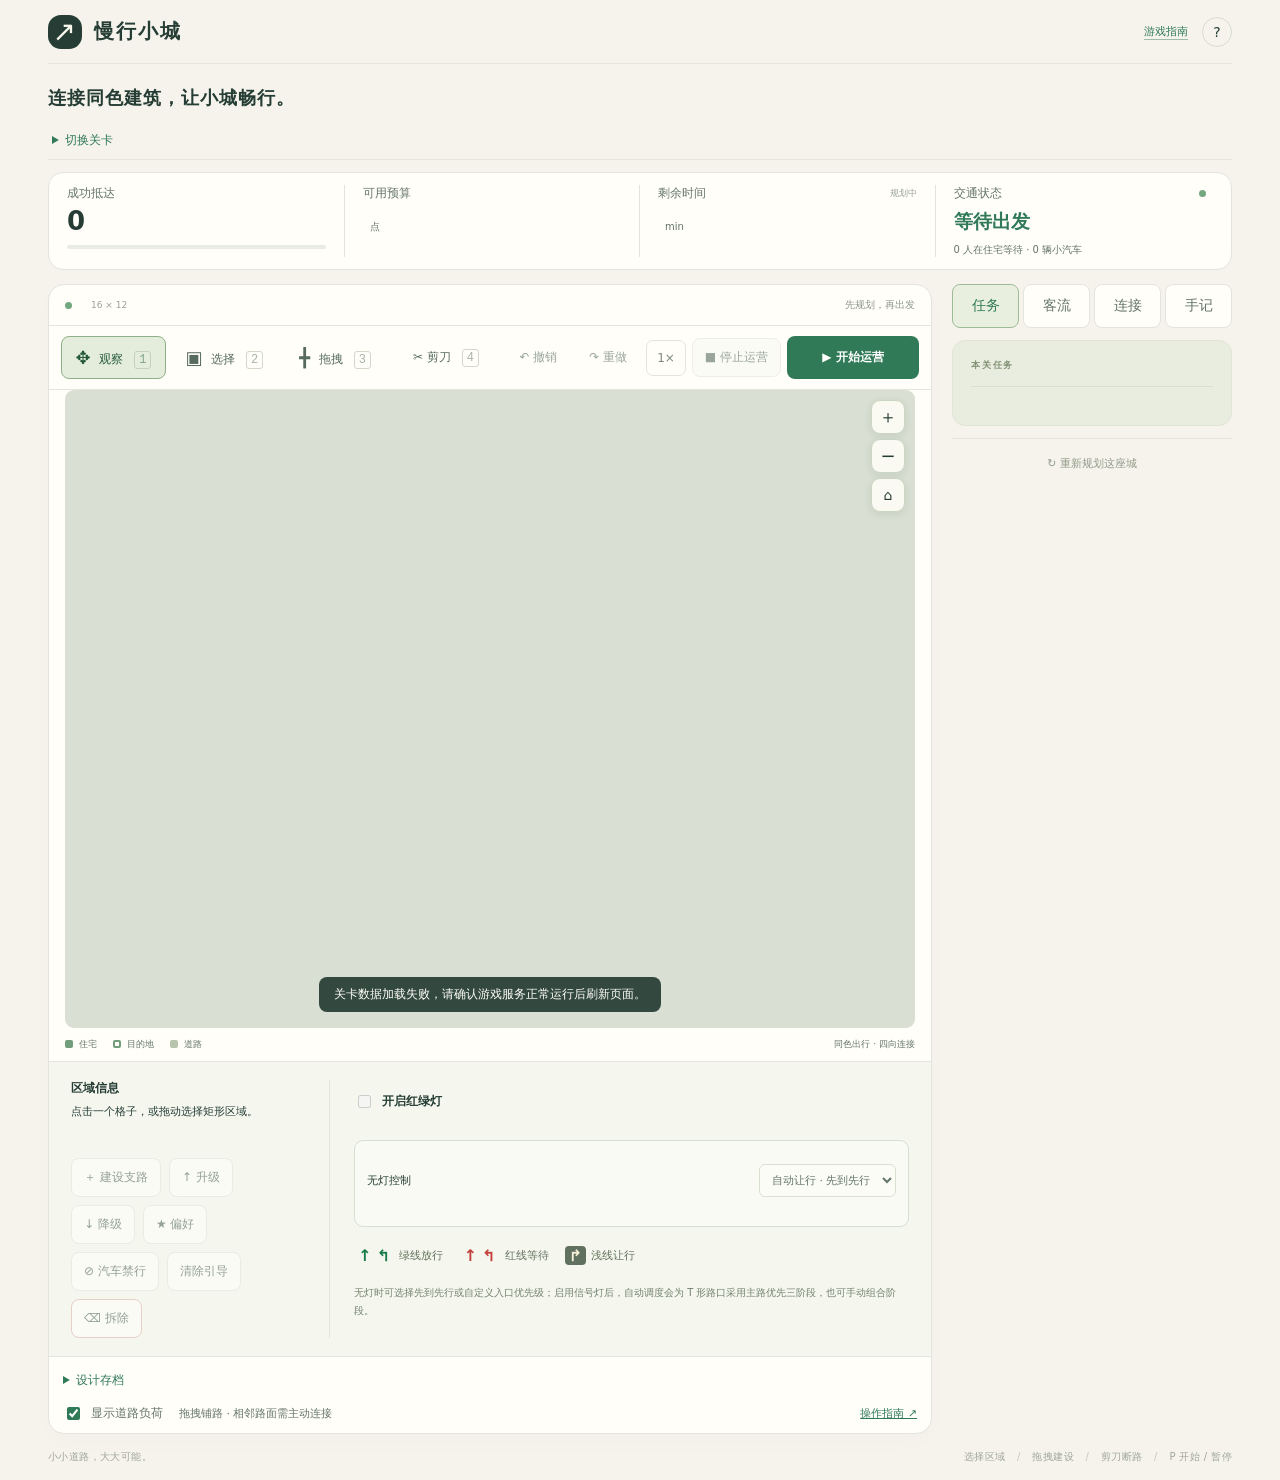
<file: index.html>
<!doctype html>
<html lang="zh-CN">
<head>
  <meta charset="UTF-8">
  <meta name="viewport" content="width=device-width, initial-scale=1">
  <meta name="theme-color" content="#f5f3ec">
  <title>慢行小城 · Make Way · 交通规划小游戏</title>
  <link rel="stylesheet" href="style.css">
</head>
<body class="game-page">
  <div class="app">
    <header class="header">
      <a class="brand" href="./" aria-label="慢行小城首页"><span class="brand-icon">↗</span><span>慢行小城</span></a>
      <div class="header-actions"><a class="manual-link" href="manual.html">游戏指南</a><button id="help" class="icon-button" aria-label="玩法说明">?</button></div>
    </header>
    <main>
      <section class="intro"><div><div class="eyebrow" id="level-eyebrow"></div><h1>连接同色建筑，让小城畅行。</h1></div><div class="chapter"><span id="chapter-number"></span><small id="chapter-name"></small></div></section>
      <details class="level-selector" id="level-picker"><summary class="level-selector-heading"><span>切换关卡</span><small id="level-summary"></small></summary><nav aria-label="选择章节和关卡"><div id="chapter-list" class="chapter-tabs" role="group" aria-label="切换章节"></div><div id="level-list" class="level-list" role="group" aria-label="切换当前章节的关卡"></div></nav></details>
      <section id="campaign-progress" class="campaign-progress" aria-label="五日运营进度" hidden><div><strong id="campaign-day-title">第 1 天</strong><span id="campaign-income">累计收入 0 点</span></div><div id="campaign-days" class="campaign-days"></div><small>点击已到达的日期，可覆盖后续记录并回到该日运营前重新开始。</small></section>
      <section class="stats" aria-label="城市状态">
        <div class="stat"><span class="stat-label">成功抵达 <small id="target-label"></small></span><div><strong id="delivered">0</strong><span class="unit" id="target-unit"></span></div><div class="progress"><i id="progress"></i></div></div>
        <div class="stat"><span class="stat-label">可用预算</span><div><strong id="budget"></strong><span class="unit">点</span></div></div>
        <div class="stat"><span class="stat-label">剩余时间 <small id="phase-label">规划中</small></span><div><strong id="timer"></strong><span class="unit">min</span></div></div>
        <div class="stat"><span class="stat-label">交通状态 <span id="traffic-dot" class="status-dot"></span></span><div><strong id="traffic" class="traffic-value">等待出发</strong></div><span id="waiting" class="stat-note">0 人在住宅等待 · 0 辆小汽车</span></div>
      </section>
      <div class="workspace">
        <section class="board-panel" aria-label="道路规划地图">
          <div class="board-heading"><div><span class="live-dot"></span><strong id="map-name"></strong><span class="map-size">16 × 12</span></div><span id="board-status">先规划，再出发</span></div>
          <div class="toolbar"><div class="tools" role="group" aria-label="操作模式"><button id="view-tool" class="tool active" aria-pressed="true"><span>✥</span> 观察 <kbd>1</kbd></button><button id="select-tool" class="tool" aria-pressed="false"><span>▣</span> 选择 <kbd>2</kbd></button><button id="road-tool" class="tool" aria-pressed="false"><span>╋</span> 拖拽 <kbd>3</kbd></button><button id="cut-tool" class="tool" aria-pressed="false">✂ 剪刀 <kbd>4</kbd></button><button id="bus-tool" class="tool" aria-pressed="false" hidden><span>▰</span> 公交线 <kbd>5</kbd></button></div><div class="simulation"><button id="undo-design" class="tool" disabled title="撤销（Ctrl/Command + Z）">↶ 撤销</button><button id="redo-design" class="tool" disabled title="重做（Ctrl/Command + Shift + Z）">↷ 重做</button><button id="speed" class="speed" aria-label="切换运营倍速，当前 1 倍" title="当前 1×；点击切换为 2×">1×</button><button id="stop" class="tool" disabled>■ 停止运营</button><button id="start" class="primary">▶ 开始运营</button></div></div>
          <div class="canvas-wrap"><canvas id="map" class="view-mode" tabindex="0" aria-describedby="map-accessible-status" aria-label="城市网格地图。默认观察模式可拖动地图，按住 Ctrl 滚动或双指捏合缩放；选择模式可点选单格或拖选矩形；其他模式用于规划道路。键盘 1 至 5 切换模式。"></canvas><div class="zoom-controls" aria-label="地图缩放"><button id="zoom-in" title="放大地图">＋</button><button id="zoom-out" title="缩小地图">−</button><button id="zoom-reset" title="适应窗口">⌂</button></div><div id="touch-coordinate" class="touch-coordinate" hidden></div><div id="toast" role="status" class="toast"></div></div>
          <div class="map-footer"><div class="legend"><span><i class="legend-home"></i>住宅</span><span><i class="legend-dest"></i>目的地</span><span><i class="legend-road"></i>道路</span><span id="legend-site" hidden><i class="legend-site"></i>建设中</span><span id="legend-bus" hidden><i class="legend-bus"></i>公交</span></div><span>同色出行 · 四向连接</span></div>
          <section id="road-inspector" class="road-inspector"><div class="inspector-summary"><div class="drawer-heading"><h3 id="selection-title">区域信息</h3><button id="close-inspector" class="tool drawer-close" type="button">收起</button></div><p id="road-detail">点击一个格子，或拖动选择矩形区域。</p><p id="road-load"></p><p id="signal-phase"></p><div class="road-actions"><button id="build-road" class="tool" disabled>＋ 建设支路</button><button id="upgrade-road" class="tool" disabled>↑ 升级</button><button id="downgrade-road" class="tool" disabled>↓ 降级</button><button id="prefer-road" class="tool" disabled>★ 偏好</button><button id="avoid-road" class="tool" disabled>⊘ 汽车禁行</button><button id="clear-road-policy" class="tool" disabled>清除引导</button><button id="remove-road" class="tool danger-button" disabled>⌫ 拆除</button></div><div id="bus-line-inspector" class="bus-line-inspector" hidden></div></div><div id="signal-controls" class="signal-controls"><label class="signal-master"><input id="signal-enabled" type="checkbox" disabled> 开启红绿灯</label><div id="signal-off-options" class="signal-subpanel"><label>无灯控制 <select id="signal-yield-mode" disabled><option value="arrival">自动让行 · 先到先行</option><option value="priority">按入口方向优先</option></select></label><div id="signal-priority-editor" hidden><strong>入口通行顺序</strong><div id="signal-priority-list" class="signal-order-list"></div><small>上方入口优先；同一入口内仍按到达顺序通行。</small></div></div><div id="signal-on-options" class="signal-subpanel" hidden><label><input id="signal-automatic" type="checkbox" disabled checked> 自动设置信号灯</label><label>每阶段绿灯 <select id="signal-cycle" disabled><option value="2">2 秒</option><option value="4">4 秒</option><option value="6">6 秒</option></select></label><div id="signal-custom-editor" hidden><div class="signal-custom-heading"><strong>手动放行动作</strong><button id="suggest-signal-phases" class="tool" type="button">按车流建议</button><button id="add-signal-phase" class="tool" type="button">＋ 阶段</button></div><p id="signal-conflict" class="signal-conflict" role="status"></p><div id="signal-phase-list" class="signal-phase-list"></div><small>可设置 1～8 个阶段；编辑时允许暂存冲突组合并以红色标出，但修正前不能开始运营。右转始终让行，不纳入灯序。</small></div></div><div class="signal-legend" aria-label="路口箭头线图例"><span><i class="go-mark">↑ ↰</i> 绿线放行</span><span><i class="stop-mark">↑ ↰</i> 红线等待</span><span><i class="yield-mark">↱</i> 浅线让行</span></div><small id="signal-control-help">无灯时可选择先到先行或自定义入口优先级；启用信号灯后，自动调度会为 T 形路口采用主路优先三阶段，也可手动组合阶段。</small></div></section>
          <section id="bus-controls" class="bus-controls" hidden><div class="bus-heading"><div class="drawer-heading"><strong>公交线路管理</strong><button id="close-bus-drawer" class="tool drawer-close" type="button">收起</button></div><span id="bus-status">尚未规划公交线路</span></div><label>当前线路 <select id="bus-line-select" aria-label="选择公交线路"></select></label><button id="new-bus-line" class="tool">＋ 新建</button><label>名称 <input id="bus-line-name" maxlength="20" aria-label="公交线路名称"></label><label>颜色 <input id="bus-line-color" type="color" value="#1686a0" aria-label="公交线路颜色"></label><label>投放车辆 <select id="bus-count"><option value="1">1 辆 · 6 点</option><option value="2">2 辆 · 12 点</option><option value="3">3 辆 · 18 点</option></select></label><label>发车间隔 <select id="bus-headway"><option value="2">2 秒</option><option value="4" selected>4 秒</option><option value="6">6 秒</option><option value="8">8 秒</option></select></label><label class="bus-return-label"><input id="bus-return-trip" type="checkbox"> 原路返回</label><label class="bus-return-label"><input id="bus-return-stops" type="checkbox"> 返程停站</label><button id="trim-bus" class="tool">反向擦除</button><button id="redraw-bus" class="tool">清空重画</button><button id="delete-bus" class="tool danger-button">删除线路</button><div id="bus-line-visibility" class="bus-line-visibility" aria-label="公交线路显示设置"></div><small>容量 12 人 · 道路速度的 1.35 倍 · 上下客 8 人/秒；多车按发车间隔依次投入；眼睛按钮可突出或虚化各条线路</small></section>
          <div class="road-settings"><details class="design-menu"><summary>设计存档</summary><div><button id="save-design" class="tool">保存设计</button><button id="load-design" class="tool">读取设计</button><small>仅保存在本浏览器，不含运营成绩。</small></div></details><label id="load-setting"><input type="checkbox" id="show-load" checked> 显示道路负荷</label><span class="map-hint">拖拽铺路 · 相邻路面需主动连接</span><a href="manual.html">操作指南 ↗</a></div>
        </section>
        <aside class="sidebar">
          <nav class="mobile-info-tabs" aria-label="任务与城市信息"><button data-mobile-panel="mission" class="active">任务</button><button data-mobile-panel="demand">客流</button><button data-mobile-panel="connections">连接</button><button data-mobile-panel="notes">手记</button></nav>
          <section class="mission" data-info-panel="mission"><div class="eyebrow">本关任务</div><h2 id="mission-title"></h2><p id="mission-description"></p><div class="mission-tip"><strong id="mission-tip-meta"></strong><p id="mission-tip"></p></div></section>
          <section class="notes" data-info-panel="demand"><h3>规划前 · 客流压力</h3><p>先看住宅产生率，再规划出口和合流。</p><ul id="demand-list"></ul><details class="pressure-help"><summary>如何匹配道路等级？</summary><p>1 人/s → 支路 · 4 人/s → 干道 · 6 人/s → 快速路。仅为独立路段建议；合流与路口需额外规划。汽车每车 1 人，公交可集中运送已产生的居民。总人数包含未产生、排队、在途和已抵达乘客。</p><a href="manual.html">了解客流规则 ↗</a></details></section>
          <section class="connections" data-info-panel="connections"><h3>城市连接 <span id="connection-count"></span></h3><div id="connection-list"></div></section>
          <section class="notes" data-info-panel="notes"><h3>规划师手记</h3><ol><li><span>01</span><p><b>拖动绘制道路</b>从建筑拖到道路才会连接；相邻的路面不会自动连通。</p></li><li><span>02</span><p><b>在桥面铺路</b>遇到河流时，在桥梁格建设道路并连接两岸。</p></li><li><span>03</span><p><b>留意住宅等待数</b>车辆在瓶颈处会排队。补充捷径能提高运输效率。</p></li></ol></section>
          <button id="reset" class="reset">↻ 重新规划这座城</button>
        </aside>
      </div>
      <section id="accessible-map" class="accessible-map" role="grid" aria-label="可访问城市网格"></section><div id="map-accessible-status" class="sr-only" role="status" aria-live="polite"></div>
      <footer class="footer"><span>小小道路，大大可能。</span><span>选择区域 <span class="footer-sep">/</span> 拖拽建设 <span class="footer-sep">/</span> 剪刀断路 <span class="footer-sep">/</span> P 开始 / 暂停</span></footer>
    </main>
  </div>
  <dialog id="help-dialog"><button class="dialog-close" aria-label="关闭说明">×</button><div class="eyebrow">WELCOME, CITY PLANNER</div><h2>你的第一座交通小城</h2><p>用道路把各个住宅连到<b>同色目的地</b>。一条路线可以包含多个住宅与多个目的地（各自标注输出量/输入量）；车辆选择自由流预计耗时最低的可达目的地。每栋住宅按居民产生率逐步产生出行需求，达到本轮总人数后停止新增；小汽车在门口道路有位置时逐辆出发，驶出速度只由门口道路等级决定，每车 1 人并沿自由流预计耗时最低的道路前进；公交车可在站点集中运送已经产生的居民。</p><p><a href="manual.html">打开完整游戏指南</a>，查看操作方法、车辆出行和交通模拟规则。</p><ul><li><b>观察模式（1，默认）</b>：鼠标拖动或手机单指拖动地图，按住 Ctrl 滚动或双指捏合缩放；越过边界松手后会回弹。右上角按钮可缩放或复位。</li><li><b>选择模式（2）</b>：点击选择单格，拖动选择矩形。下方会显示尺寸、道路总价、格子类型和运营车流；单格道路提供升级、降级、拆除和汽车偏好/禁行操作，只有三岔或十字路口提供调灯操作，住宅可查看人口守恒、预计目的地、汽车路径与瓶颈，目的地可查看剩余容量、预约与抵达，空地可建设支路，多格可批量升级、降级或拆除。</li><li><b>拖拽模式（3）</b>：拖拽只建设支路与补充明确连接，经过已有道路时保持等级，不会隐式升降级或拆除；这些操作使用选择区的明确按钮。松手前沿原路线回拖会取消本次规划，松手时才一次性应用。</li><li><b>剪刀模式（4）</b>：沿既有连接拖动，只剪断连接、保留路面且不返还预算。同格交叉形成路口，相邻路面不会自动连接。</li><li>道路只沿拖动经过的上下左右方向相连；河流只能经过桥梁格，但桥面道路和岸边连接都需主动建设。</li><li>支路 / 干道 / 快速路每格花费 1 / 2 / 3 点预算，速度为 2.8 / 4 / 5.2 格每秒，每方向分别有 1 / 2 / 3 条车道，路宽逐级增加，车宽保持一致。每条车道可前后容纳 2 辆车，因此每方向容量为 2 / 4 / 6 辆（双向总容量为 4 / 8 / 12 辆，包含驶入预约），后车不能穿过前车。在选择模式选中道路后，可用分开的按钮按差价升级或降级，也可拆除；桥面道路与普通道路相同。</li><li>满载时车辆在上游排队，不会因拥堵直接判负。路口关闭红绿灯时，可按到达时间自动让行，或自定义北、东、南、西入口优先顺序，均以正常速度的 35% 逐车通过。启用红绿灯后可使用横向直行、横向左转、纵向直行、纵向左转自动循环，也可配置 1～8 个手动阶段、预览当前动作并按预计车流生成建议灯序；冲突组合可暂存并会标红，开始运营前必须按提示位置修正。右转不等灯，但要避让直行、左转及已进入路口的冲突车辆，出口满载时也要等待。互不冲突的车流可以同时通过。</li><li>三岔 / 十字路口默认自动避让。路况与红绿灯只在开放这些功能的关卡可用；开放后点击路口，可选择无灯让行方式、排列入口优先级，或调整红绿灯的自动/手动阶段与绿灯时长。道路负荷显示最忙方向的占用率，路口显示四个冲突分区的预约率；普通道路每车道有前后两个位置。路口格内印有各进口的直行和左转箭头线：绿线放行，红线等待；右转浅色弯线表示让行通行。只显示已有出口，关闭信号后所有箭头线变为浅色。</li><li>规划时住宅右上角显示总人口、目的地右上角显示接收容量；运营时分别实时显示尚未离开的居民和扣除已分配人数后的剩余容量。住宅左下角显示居民产生率，右下角“待”字气泡显示当前排队；住宅详情会提示汽车出口规则，并在地图高亮预计路径与最低速度瓶颈。</li><li><b>公交线模式（5）</b>：在公交教学关沿已有明确连接的道路分段绘制，每次从线路末端续画。普通线路须回到起点才会发车；也可开启原路返回并选择返程是否停站。运营前检查会提示无效线路，但不会阻止其他交通开始运行。线路允许重复道路；每辆公交消耗 6 点预算，容量 12 人，速度为道路小汽车速度的 1.35 倍，上下客每秒 8 人；多车按 2～8 秒间隔依次发车。线路完成后，邻近建筑的线路道路格自动设站；选择线路道路格可分别管理经过该格的各条线路站点，无需建筑道路出口连接。公交面板可管理线路名称、颜色、从末端反向擦除、清空重画、删除、车辆数、发车间隔、双向停站及逐线路突出/虚化；彩线靠右连续绘制，细箭头表示方向，自动返程段显示为同色虚线；公交只接走目的地也有站点且容量充足的居民，车顶人数标识实时显示载客量。</li><li>准备好后点击「开始运营」；系统会先提示不可达住宅、容量不足、无效公交和理论送达上限，这些提示可忽略；手动红绿灯冲突必须按给出的地图位置修正后才能运行。在本关时限内达到运输目标即胜利。运营开始后规划会锁定，暂停时也只能查看路况；如需修改，请点击「停止运营」，道路、信号与公交线路设置会保留，车辆、车上乘客、成绩与计时会清空并返回规划。</li><li>规划阶段可用“撤销 / 重做”按钮恢复最多 60 步道路、剪断、等级、信号灯或公交编辑，也可按 Ctrl/Command + Z 撤销，按 Ctrl/Command + Shift + Z 或 Ctrl/Command + Y 重做；运营期间暂时锁定，停止运营后可继续使用。</li><li>「保存设计」会按关卡将当前道路、等级、汽车引导、信号和公交线路（含站点、班距及双向停站）设置保存在本浏览器中；「读取设计」会替换当前设计并重新进入规划，不保存运营成绩。</li><li>结算时会按居民从产生到抵达的通勤时间统计四档分布；已经产生但尚未抵达的居民按最低档计入满意度，并展示未产生、等待、汽车在途、公交在途与已抵达的人口守恒拆分。普通关卡中满意度仅用于展示。</li><li><b>五日挑战</b>会连续运营五天，每天运行到截止时间，再按 70% 当日总人口送达比例和 30% 满意度发放收入。灰色工地数字表示建筑还需几天落成；每日结算后可花收入改造，进度条可回到任一天运营前并覆盖后续记录。</li><li>键盘：方向键移动光标，空格使用当前模式；1 / 2 / 3 / 4 / 5 切换观察、选择、拖拽、剪刀、公交线。选择模式按空格选择当前格；拖拽或剪刀用空格设起点、方向键延伸、空格结束；P 暂停。倍速按钮会依次切换 1×、2×、4×、0.5×；车辆、需求、信号灯和倒计时都会按所选倍速运行。</li></ul><button class="primary dialog-done">明白了，开始规划</button></dialog>
  <dialog id="reset-dialog"><h2>重新规划这座城？</h2><p>本局道路、公交线路、车辆和成绩会被清空。</p><div class="dialog-actions"><button id="cancel-reset" class="tool">继续这一局</button><button id="confirm-reset" class="primary">重新开始</button></div></dialog>
  <dialog id="level-dialog"><h2 id="level-confirm-title">切换关卡？</h2><p>当前道路、车辆和成绩会被清空，所有关卡都可以自由选择。</p><div class="dialog-actions"><button id="cancel-level" class="tool">留在本关</button><button id="confirm-level" class="primary">进入关卡</button></div></dialog>
  <dialog id="stop-dialog"><h2>停止运营并重新规划？</h2><p>当前道路、道路等级、信号和公交线路会保留；车辆、车上乘客、成绩、排队和计时会被清空。</p><div class="dialog-actions"><button id="cancel-stop" class="tool">继续运营</button><button id="confirm-stop" class="primary">停止并规划</button></div></dialog>
  <dialog id="load-dialog"><h2>读取已保存的设计？</h2><p>当前道路、公交线路和运营进度会被保存的设计替换，并回到规划状态。</p><div class="dialog-actions"><button id="cancel-load" class="tool">取消</button><button id="confirm-load" class="primary">读取设计</button></div></dialog>
  <dialog id="preflight-dialog" aria-labelledby="preflight-title"><div class="eyebrow">OPERATION CHECK</div><h2 id="preflight-title">运营前发现需要确认的问题</h2><p id="preflight-summary"></p><ul id="preflight-list" class="preflight-list"></ul><p id="preflight-note" class="preflight-note">检查只提供规划提示，不会阻止开始。无效公交线路将不发车，其余交通按当前设计运行。</p><div class="dialog-actions"><button id="cancel-preflight" class="tool">返回规划</button><button id="confirm-preflight" class="primary">仍然开始运营</button></div></dialog>
  <dialog id="result-dialog"><div class="result-icon" id="result-icon">↗</div><div class="eyebrow">CITY REPORT</div><h2 id="result-title"></h2><p id="result-description"></p><div class="result-stats" id="result-stats"></div><button id="next-level" class="primary">下一座小城 ↗</button><button id="play-again" class="tool">再规划一次</button><button id="view-city" class="reset">查看我的城市</button></dialog>
  <script src="level-catalog.js"></script><script src="core-geometry.js"></script><script src="core-bus.js"></script><script src="core.js"></script><script src="core-campaign.js"></script><script src="game-results.js"></script><script src="game-effects.js"></script><script src="game-canvas.js"></script><script src="game-bootstrap.js"></script><script src="game.js"></script>
</body>
</html>
</file>
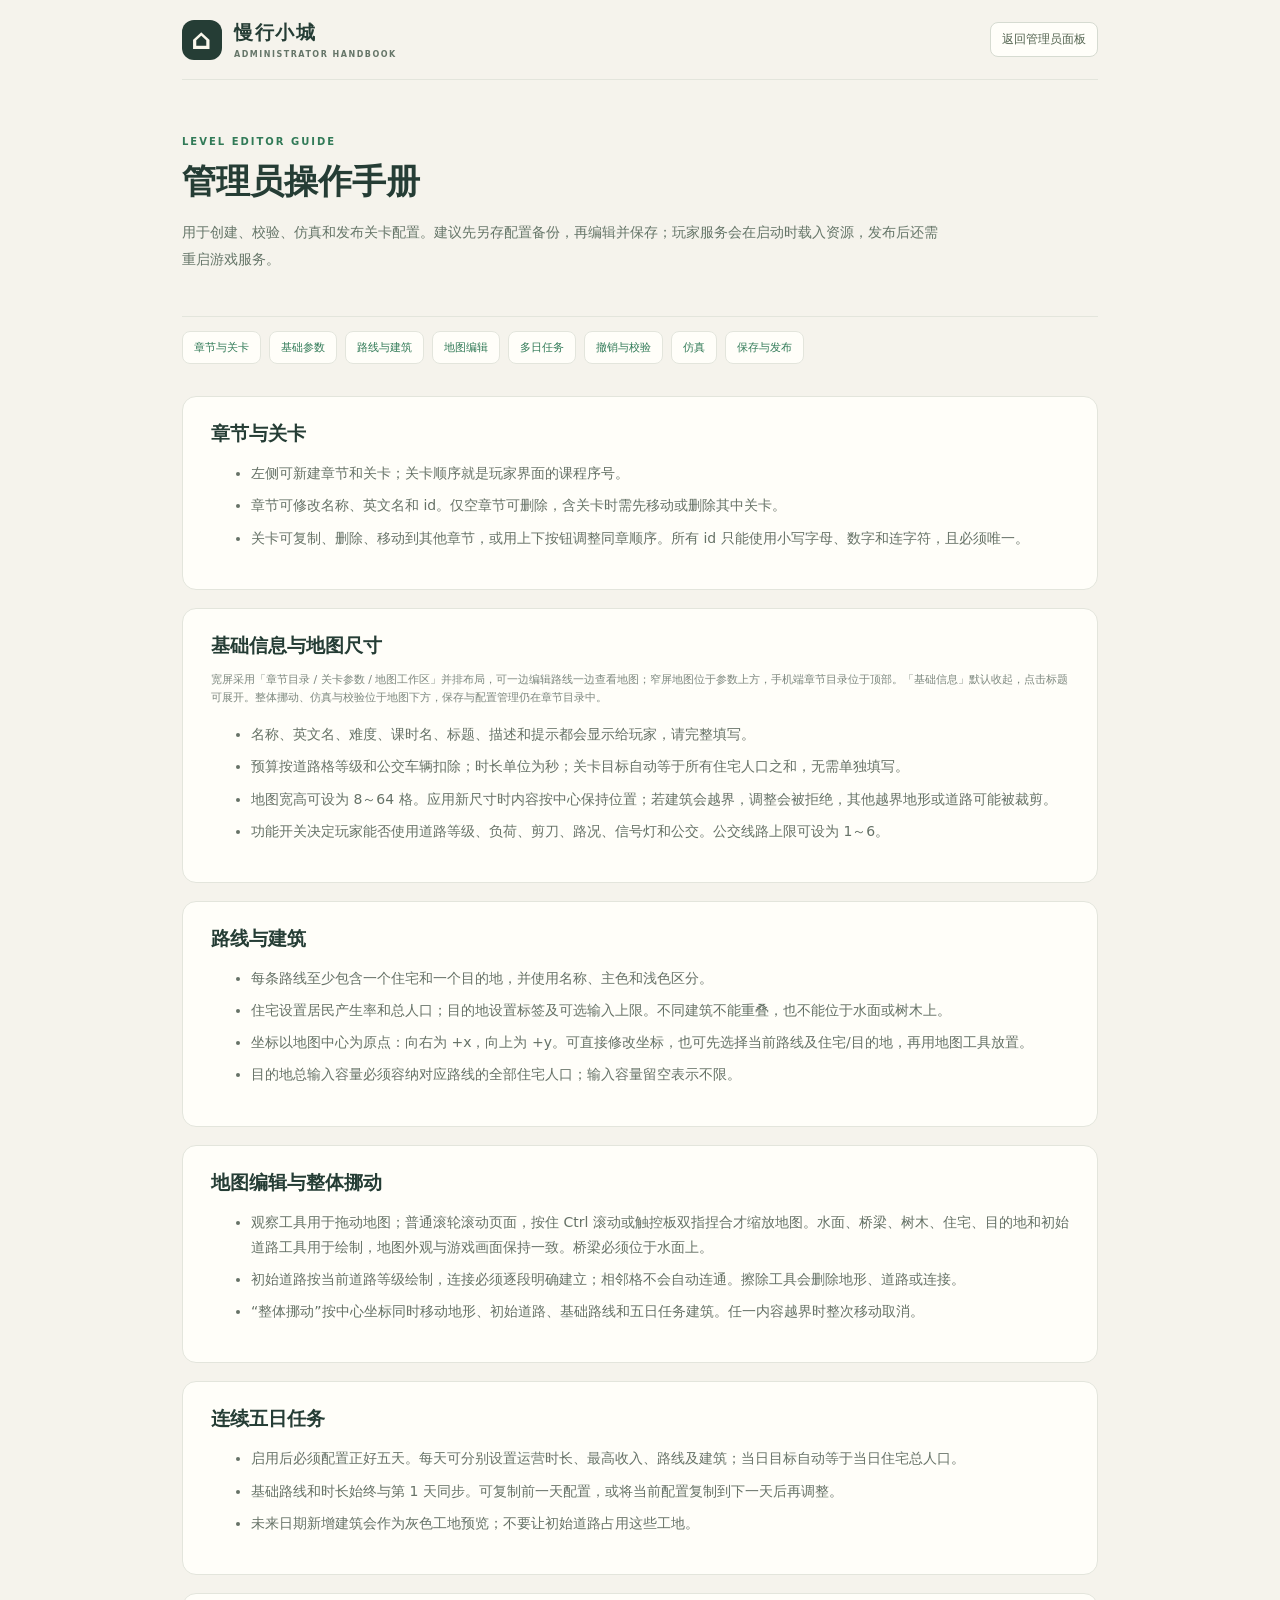
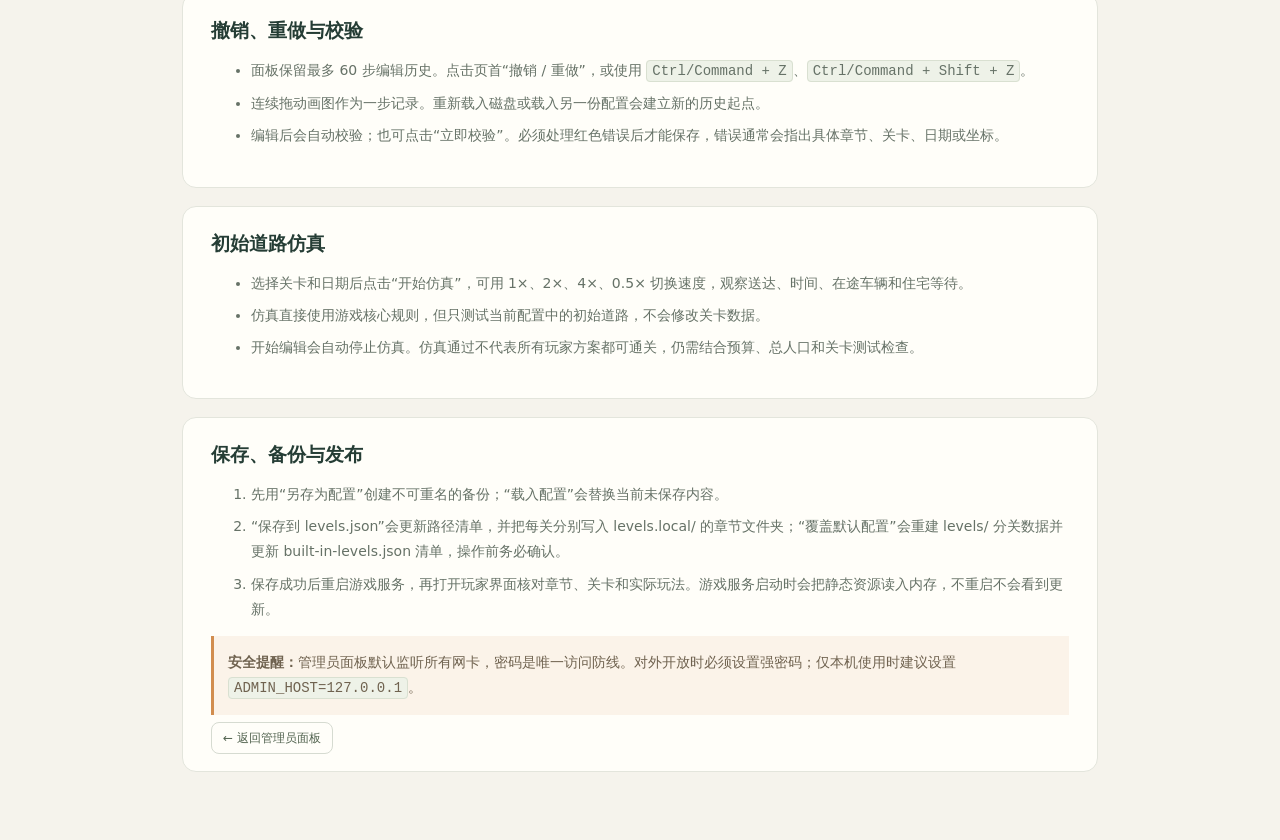
<file: admin-manual.html>
<!doctype html>
<html lang="zh-CN">
<head>
  <meta charset="UTF-8">
  <meta name="viewport" content="width=device-width, initial-scale=1">
  <meta name="theme-color" content="#f5f3ec">
  <title>管理员操作手册 · 慢行小城</title>
  <link rel="stylesheet" href="admin.css">
</head>
<body>
  <div class="admin-manual-shell">
    <header class="header">
      <a class="brand manual-brand" href="./" aria-label="返回管理员面板"><span class="brand-icon">⌂</span><span>慢行小城<small>ADMINISTRATOR HANDBOOK</small></span></a>
      <a class="tool manual-link" href="./">返回管理员面板</a>
    </header>
    <main class="admin-manual-main">
      <section class="admin-manual-hero">
        <div class="eyebrow">LEVEL EDITOR GUIDE</div>
        <h1>管理员操作手册</h1>
        <p>用于创建、校验、仿真和发布关卡配置。建议先另存配置备份，再编辑并保存；玩家服务会在启动时载入资源，发布后还需重启游戏服务。</p>
      </section>
      <nav class="admin-manual-nav" aria-label="管理员操作手册目录">
        <a href="#catalog">章节与关卡</a><a href="#basics">基础参数</a><a href="#routes">路线与建筑</a><a href="#map">地图编辑</a><a href="#campaign">多日任务</a><a href="#history">撤销与校验</a><a href="#simulation">仿真</a><a href="#publish">保存与发布</a>
      </nav>

      <section id="catalog" class="admin-manual-section">
        <h2>章节与关卡</h2>
        <ul><li>左侧可新建章节和关卡；关卡顺序就是玩家界面的课程序号。</li><li>章节可修改名称、英文名和 id。仅空章节可删除，含关卡时需先移动或删除其中关卡。</li><li>关卡可复制、删除、移动到其他章节，或用上下按钮调整同章顺序。所有 id 只能使用小写字母、数字和连字符，且必须唯一。</li></ul>
      </section>

      <section id="basics" class="admin-manual-section">
        <h2>基础信息与地图尺寸</h2>
        <p class="section-hint">宽屏采用「章节目录 / 关卡参数 / 地图工作区」并排布局，可一边编辑路线一边查看地图；窄屏地图位于参数上方，手机端章节目录位于顶部。「基础信息」默认收起，点击标题可展开。整体挪动、仿真与校验位于地图下方，保存与配置管理仍在章节目录中。</p>
        <ul><li>名称、英文名、难度、课时名、标题、描述和提示都会显示给玩家，请完整填写。</li><li>预算按道路格等级和公交车辆扣除；时长单位为秒；关卡目标自动等于所有住宅人口之和，无需单独填写。</li><li>地图宽高可设为 8～64 格。应用新尺寸时内容按中心保持位置；若建筑会越界，调整会被拒绝，其他越界地形或道路可能被裁剪。</li><li>功能开关决定玩家能否使用道路等级、负荷、剪刀、路况、信号灯和公交。公交线路上限可设为 1～6。</li></ul>
      </section>

      <section id="routes" class="admin-manual-section">
        <h2>路线与建筑</h2>
        <ul><li>每条路线至少包含一个住宅和一个目的地，并使用名称、主色和浅色区分。</li><li>住宅设置居民产生率和总人口；目的地设置标签及可选输入上限。不同建筑不能重叠，也不能位于水面或树木上。</li><li>坐标以地图中心为原点：向右为 +x，向上为 +y。可直接修改坐标，也可先选择当前路线及住宅/目的地，再用地图工具放置。</li><li>目的地总输入容量必须容纳对应路线的全部住宅人口；输入容量留空表示不限。</li></ul>
      </section>

      <section id="map" class="admin-manual-section">
        <h2>地图编辑与整体挪动</h2>
        <ul><li>观察工具用于拖动地图；普通滚轮滚动页面，按住 Ctrl 滚动或触控板双指捏合才缩放地图。水面、桥梁、树木、住宅、目的地和初始道路工具用于绘制，地图外观与游戏画面保持一致。桥梁必须位于水面上。</li><li>初始道路按当前道路等级绘制，连接必须逐段明确建立；相邻格不会自动连通。擦除工具会删除地形、道路或连接。</li><li>“整体挪动”按中心坐标同时移动地形、初始道路、基础路线和五日任务建筑。任一内容越界时整次移动取消。</li></ul>
      </section>

      <section id="campaign" class="admin-manual-section">
        <h2>连续五日任务</h2>
        <ul><li>启用后必须配置正好五天。每天可分别设置运营时长、最高收入、路线及建筑；当日目标自动等于当日住宅总人口。</li><li>基础路线和时长始终与第 1 天同步。可复制前一天配置，或将当前配置复制到下一天后再调整。</li><li>未来日期新增建筑会作为灰色工地预览；不要让初始道路占用这些工地。</li></ul>
      </section>

      <section id="history" class="admin-manual-section">
        <h2>撤销、重做与校验</h2>
        <ul><li>面板保留最多 60 步编辑历史。点击页首“撤销 / 重做”，或使用 <kbd>Ctrl/Command + Z</kbd>、<kbd>Ctrl/Command + Shift + Z</kbd>。</li><li>连续拖动画图作为一步记录。重新载入磁盘或载入另一份配置会建立新的历史起点。</li><li>编辑后会自动校验；也可点击“立即校验”。必须处理红色错误后才能保存，错误通常会指出具体章节、关卡、日期或坐标。</li></ul>
      </section>

      <section id="simulation" class="admin-manual-section">
        <h2>初始道路仿真</h2>
        <ul><li>选择关卡和日期后点击“开始仿真”，可用 1×、2×、4×、0.5× 切换速度，观察送达、时间、在途车辆和住宅等待。</li><li>仿真直接使用游戏核心规则，但只测试当前配置中的初始道路，不会修改关卡数据。</li><li>开始编辑会自动停止仿真。仿真通过不代表所有玩家方案都可通关，仍需结合预算、总人口和关卡测试检查。</li></ul>
      </section>

      <section id="publish" class="admin-manual-section">
        <h2>保存、备份与发布</h2>
        <ol><li>先用“另存为配置”创建不可重名的备份；“载入配置”会替换当前未保存内容。</li><li>“保存到 levels.json”会更新路径清单，并把每关分别写入 levels.local/ 的章节文件夹；“覆盖默认配置”会重建 levels/ 分关数据并更新 built-in-levels.json 清单，操作前务必确认。</li><li>保存成功后重启游戏服务，再打开玩家界面核对章节、关卡和实际玩法。游戏服务启动时会把静态资源读入内存，不重启不会看到更新。</li></ol>
        <p class="admin-manual-warning"><strong>安全提醒：</strong>管理员面板默认监听所有网卡，密码是唯一访问防线。对外开放时必须设置强密码；仅本机使用时建议设置 <code>ADMIN_HOST=127.0.0.1</code>。</p>
        <a class="tool manual-link" href="./">← 返回管理员面板</a>
      </section>
    </main>
  </div>
</body>
</html>
</file>
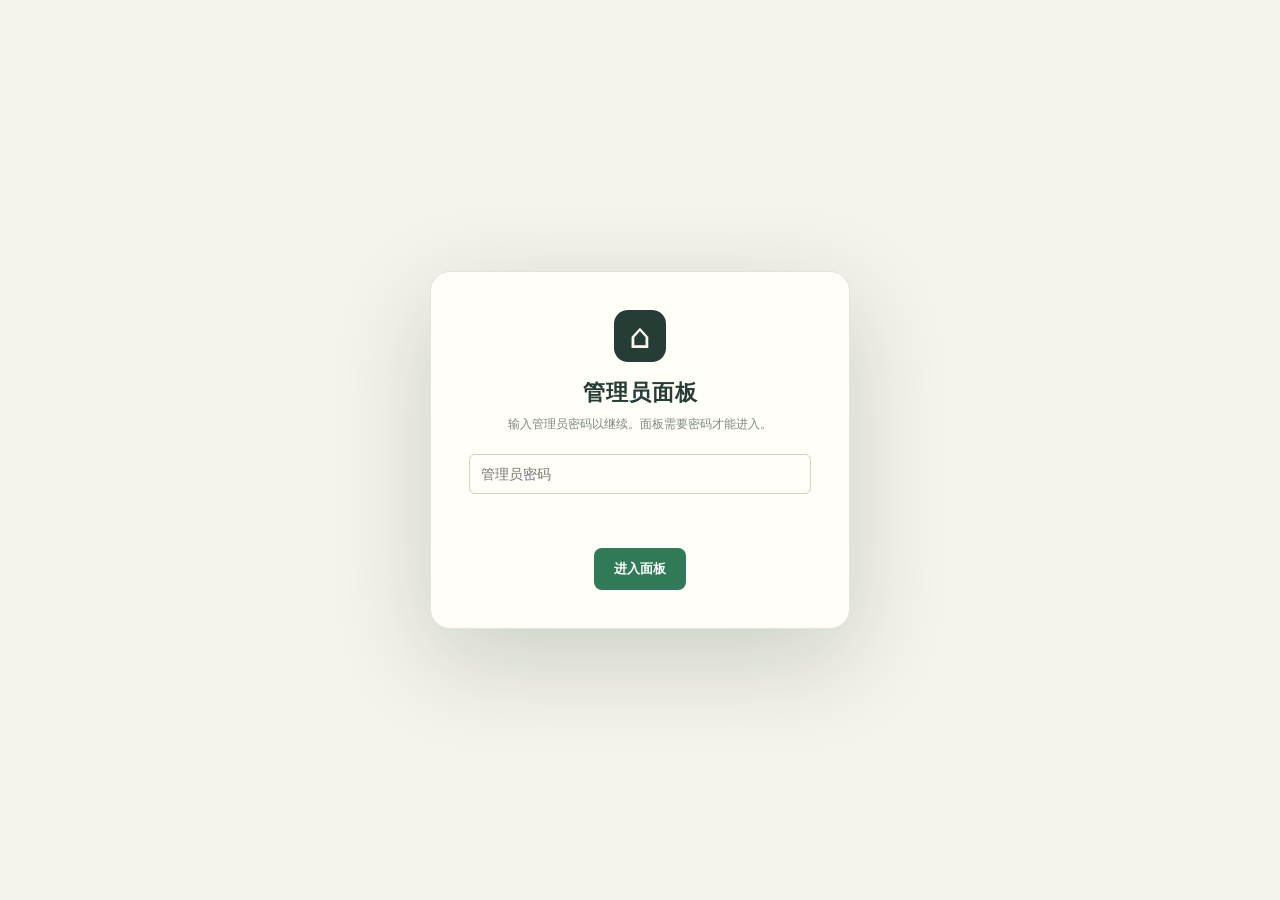
<file: admin.html>
<!doctype html>
<html lang="zh-CN">
<head>
  <meta charset="UTF-8">
  <meta name="viewport" content="width=device-width, initial-scale=1">
  <meta name="theme-color" content="#f5f3ec">
  <title>慢行小城 · Make Way · 管理员面板</title>
  <link rel="stylesheet" href="admin.css">
</head>
<body>
  <div id="login" class="login-overlay">
    <div id="login-form" class="login-card">
      <div class="brand-icon">⌂</div>
      <h1>管理员面板</h1>
      <p id="login-description">输入管理员密码以继续。面板需要密码才能进入。</p>
      <input id="login-password" aria-label="管理员密码" type="password" placeholder="管理员密码" autocomplete="current-password">
      <p id="login-error" class="login-error" role="alert"></p>
      <button id="login-submit" type="button" class="primary">进入面板</button>
    </div>
  </div>

  <div id="panel" class="panel" hidden>
    <header class="header">
      <div class="brand"><span class="brand-icon">⌂</span><span>慢行小城<small>MAKE WAY · 管理员面板</small></span></div>
      <div class="header-actions">
        <div class="history-actions" role="group" aria-label="编辑历史">
          <button id="undo" class="tool" type="button" disabled title="撤销（Ctrl/Command + Z）">↶ 撤销</button>
          <button id="redo" class="tool" type="button" disabled title="重做（Ctrl/Command + Shift + Z）">↷ 重做</button>
        </div>
        <a class="tool manual-link" href="admin-manual.html" target="_blank" rel="noopener">操作手册</a>
        <span id="save-status" class="local-tag"><i></i> 未保存</span>
        <button id="logout" class="tool">退出登录</button>
      </div>
    </header>

    <main class="admin-main">
      <nav class="level-sidebar" aria-label="章节与关卡列表">
        <div class="sidebar-head">
          <span>章节与关卡</span>
          <div><button id="new-chapter" class="tool">＋ 章节</button><button id="new-level" class="tool">＋ 关卡</button></div>
        </div>
        <div id="level-nav" class="level-nav"></div>
        <div class="sidebar-actions">
          <button id="save" class="primary">保存分关数据</button>
          <button id="save-preset" class="tool">另存为配置…</button>
          <div class="preset-load">
            <select id="preset-select" aria-label="选择要载入的配置"></select>
            <button id="load-preset" class="tool">载入配置</button>
          </div>
          <button id="overwrite-default" class="tool danger-btn">覆盖默认配置</button>
          <button id="reload" class="tool">重新载入磁盘</button>
        </div>
      </nav>

      <section class="editor">
        <div class="editor-head">
          <div class="eyebrow" id="editor-eyebrow">关卡编辑器</div>
          <h1 id="editor-title">未选择关卡</h1>
          <p id="editor-subtitle">从左侧选择或新建一个关卡开始编辑。</p>
        </div>

        <div id="editor-body" class="editor-body" hidden>
          <div class="settings-column" aria-label="关卡参数">
          <details class="editor-section" id="basics-section">
            <summary>基础信息</summary>
            <div class="field-grid">
              <label>所属章节<select id="f-chapter"></select></label>
              <label>关卡 id（英文，唯一）<input id="f-id" type="text"></label>
              <label>中文名<input id="f-name" type="text"></label>
              <label>英文名<input id="f-english" type="text"></label>
              <label>难度标签<input id="f-difficulty" type="text"></label>
              <label>课时名（lesson）<input id="f-lesson" type="text"></label>
              <label class="wide">标题<input id="f-title" type="text"></label>
              <label class="wide">描述<textarea id="f-description" rows="2"></textarea></label>
              <label class="wide">提示<textarea id="f-tip" rows="2"></textarea></label>
            </div>
            <div class="field-grid nums">
              <label>预算（点）<input id="f-budget" type="number" min="1" step="1"></label>
              <label>时长（秒）<input id="f-duration" type="number" min="1" step="1"></label>
              <label>总目标（自动）<input id="f-population" type="number" readonly aria-label="住宅总人口，自动作为关卡目标"></label>
              <label>地图宽度（格）<input id="f-map-width" type="number" min="8" max="64" step="1"></label>
              <label>地图高度（格）<input id="f-map-height" type="number" min="8" max="64" step="1"></label>
              <button id="apply-map-size" class="tool" type="button">应用地图尺寸</button>
            </div>
            <div class="feature-grid">
              <label><input id="f-grade" type="checkbox"> 道路等级</label>
              <label><input id="f-load" type="checkbox"> 道路负荷</label>
              <label><input id="f-cut" type="checkbox"> 剪断工具</label>
              <label><input id="f-inspect" type="checkbox"> 路况/信号</label>
              <label><input id="f-signals" type="checkbox"> 红绿灯</label>
              <label><input id="f-bus" type="checkbox"> 公交线路</label>
              <label>公交线路上限 <input id="f-bus-line-limit" type="number" min="1" max="6" value="1"></label>
            </div>
          </details>

          <details class="editor-section" id="campaign-section" open>
            <summary>多日任务</summary>
            <div class="campaign-toggle"><label><input id="f-campaign" type="checkbox"> 启用连续五日任务</label></div>
            <div id="campaign-editor" hidden>
              <p class="section-hint">每天拥有独立的路线、人口、运营时长与最高收入；当日目标自动等于当日所有住宅人口之和。切换日期后，下方「路线与建筑」和地图会编辑该日内容；地形、初始道路和总预算由五天共用。</p>
              <div id="campaign-days" class="campaign-days" role="tablist" aria-label="任务日期"></div>
              <div class="field-grid nums campaign-fields">
                <label>当日时长（秒）<input id="f-day-duration" type="number" min="1" step="1"></label>
                <label>当日目标（自动）<input id="f-day-population" type="number" readonly aria-label="当日住宅总人口，自动作为当日目标"></label>
                <label>当日最高收入（点）<input id="f-day-income" type="number" min="0" step="1"></label>
              </div>
              <div class="campaign-actions"><button id="copy-prev-day" class="tool">复制前一天配置</button><button id="copy-next-day" class="tool">复制到下一天</button></div>
            </div>
          </details>

          <details class="editor-section" open>
            <summary>路线与建筑</summary>
            <p class="section-hint">每一条路线可包含多个住宅（home，各自输出速率/总人数）与多个目的地（goal，各自标签/可选输入上限）。在地图用「住宅 / 目的地」工具配合当前路线与当前住宅/目的地放置坐标；在下方列表增删并编辑各点。</p>
            <p class="section-hint coord-legend">坐标系：地图中心为原点 (0,0)，向右为 +x，向上为 +y；坐标范围会随地图宽高变化。下方建筑坐标以此为准。</p>
            <div id="route-list" class="route-list"></div>
            <button id="add-route" class="tool">＋ 添加路线</button>
          </details>

          <div class="editor-section danger">
            <button id="duplicate" class="tool">复制本关卡</button>
            <button id="delete-level" class="tool danger-btn">删除本关卡</button>
          </div>
          </div>

          <details class="editor-section map-section" open>
            <summary>地图工作区 <span class="summary-note">拖动查看 · Ctrl + 滚轮缩放</span></summary>
            <div class="toolbar" role="group" aria-label="地图工具">
              <button data-tool="view" class="tool active">观察</button>
              <button data-tool="water" class="tool">水面</button>
              <button data-tool="bridge" class="tool">桥梁</button>
              <button data-tool="tree" class="tool">树木</button>
              <button data-tool="home" id="tool-home" class="tool">住宅</button>
              <button data-tool="goal" id="tool-goal" class="tool">目的地</button>
              <button data-tool="road" class="tool">初始道路</button>
              <button data-tool="erase" class="tool">擦除/断开</button>
            </div>
            <div class="map-controls">
              <label id="grade-control">道路等级
                <select id="road-grade">
                  <option value="0">支路 · 1 点/格</option>
                  <option value="1">干道 · 2 点/格</option>
                  <option value="2">快速路 · 3 点/格</option>
                </select>
              </label>
              <span id="map-status" class="map-status">当前工具：观察（拖动查看地图）</span>
            </div>
            <div class="canvas-wrap"><canvas id="map" class="view-mode" tabindex="0" aria-label="关卡地图编辑器；观察模式可拖动，按住 Ctrl 滚动可缩放"></canvas></div>
            <div class="map-workbench">
              <section class="shift-panel" aria-labelledby="shift-title">
                <div><strong id="shift-title">整体挪动</strong><small>地形、初始道路及五日建筑一起移动；越界时拒绝操作。</small></div>
                <div class="shift-controls">
                  <label>X（右为正）<input id="shift-x" type="number" value="0" step="1"></label>
                  <label>Y（上为正）<input id="shift-y" type="number" value="0" step="1"></label>
                  <button id="apply-shift" class="tool" type="button">移动全部内容</button>
                </div>
              </section>
              <section class="simulation-panel" aria-labelledby="simulation-title">
                <div><strong id="simulation-title">初始道路仿真</strong><small>使用与游戏相同的核心引擎测试当前日期；编辑时会自动停止。</small></div>
                <div class="simulation-stats">
                  <span>状态 <b id="sim-state">未开始</b></span><span>送达 <b id="sim-delivered">0 / 0</b></span><span>时间 <b id="sim-time">0.0 / 0 秒</b></span><span>在途 <b id="sim-cars">0</b></span><span>等待 <b id="sim-waiting">0</b></span>
                </div>
                <div class="simulation-actions">
                  <button id="sim-start" class="primary" type="button">▶ 开始仿真</button>
                  <button id="sim-speed" class="tool" type="button">1×</button>
                  <button id="sim-reset" class="tool" type="button" disabled>重置</button>
                  <button id="validate" class="tool" type="button">立即校验</button>
                  <span id="validation-status" class="validation-status">等待校验</span>
                </div>
              </section>
            </div>
            <div class="legend">
              <span><i class="sw water"></i>水面</span>
              <span><i class="sw bridge"></i>桥梁</span>
              <span><i class="sw tree"></i>树木</span>
              <span><i class="sw home"></i>住宅</span>
              <span><i class="sw goal"></i>目的地</span>
              <span><i class="sw road"></i>初始道路</span>
            </div>
          </details>

        </div>
      </section>
    </main>
  </div>

  <div id="toast" class="toast" role="status"></div>
  <script src="level-catalog.js"></script><script src="core-geometry.js"></script><script src="core-bus.js"></script><script src="core.js"></script><script src="core-campaign.js"></script><script src="admin.js"></script>
</body>
</html>
</file>
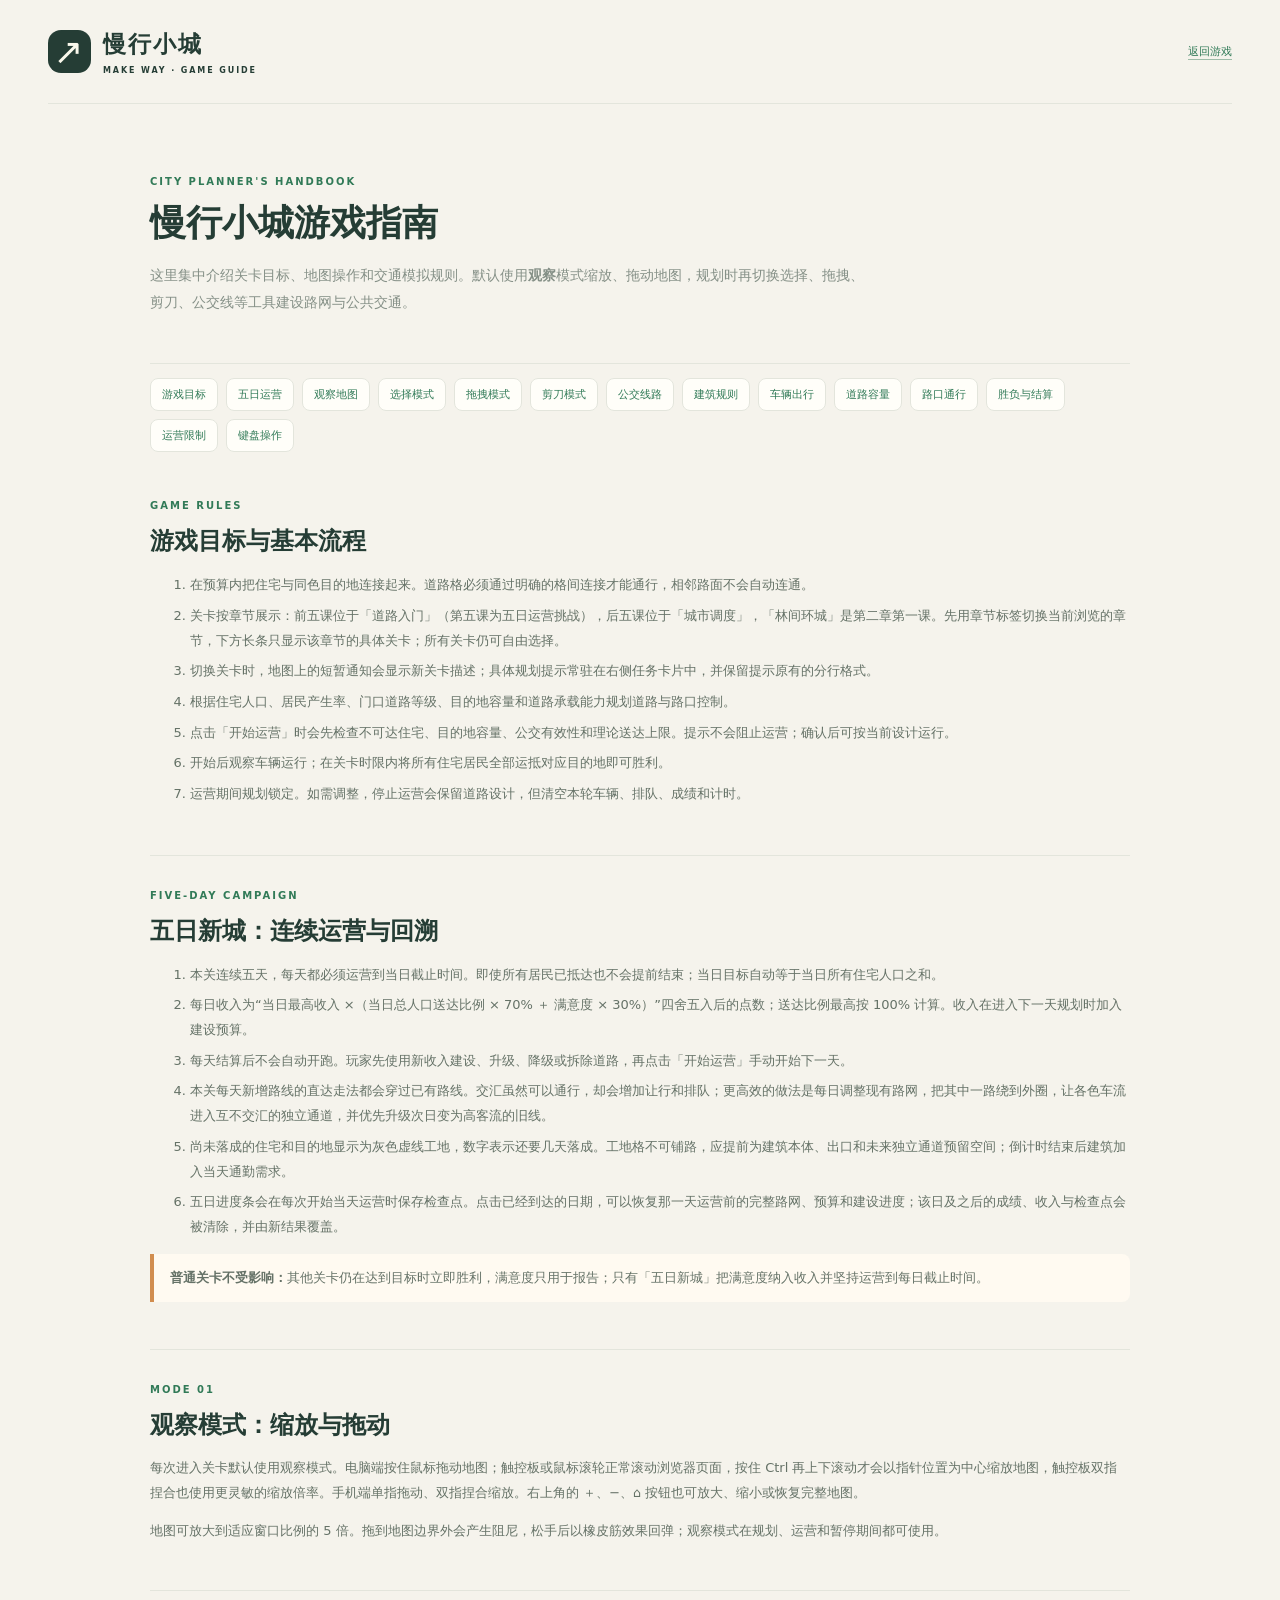
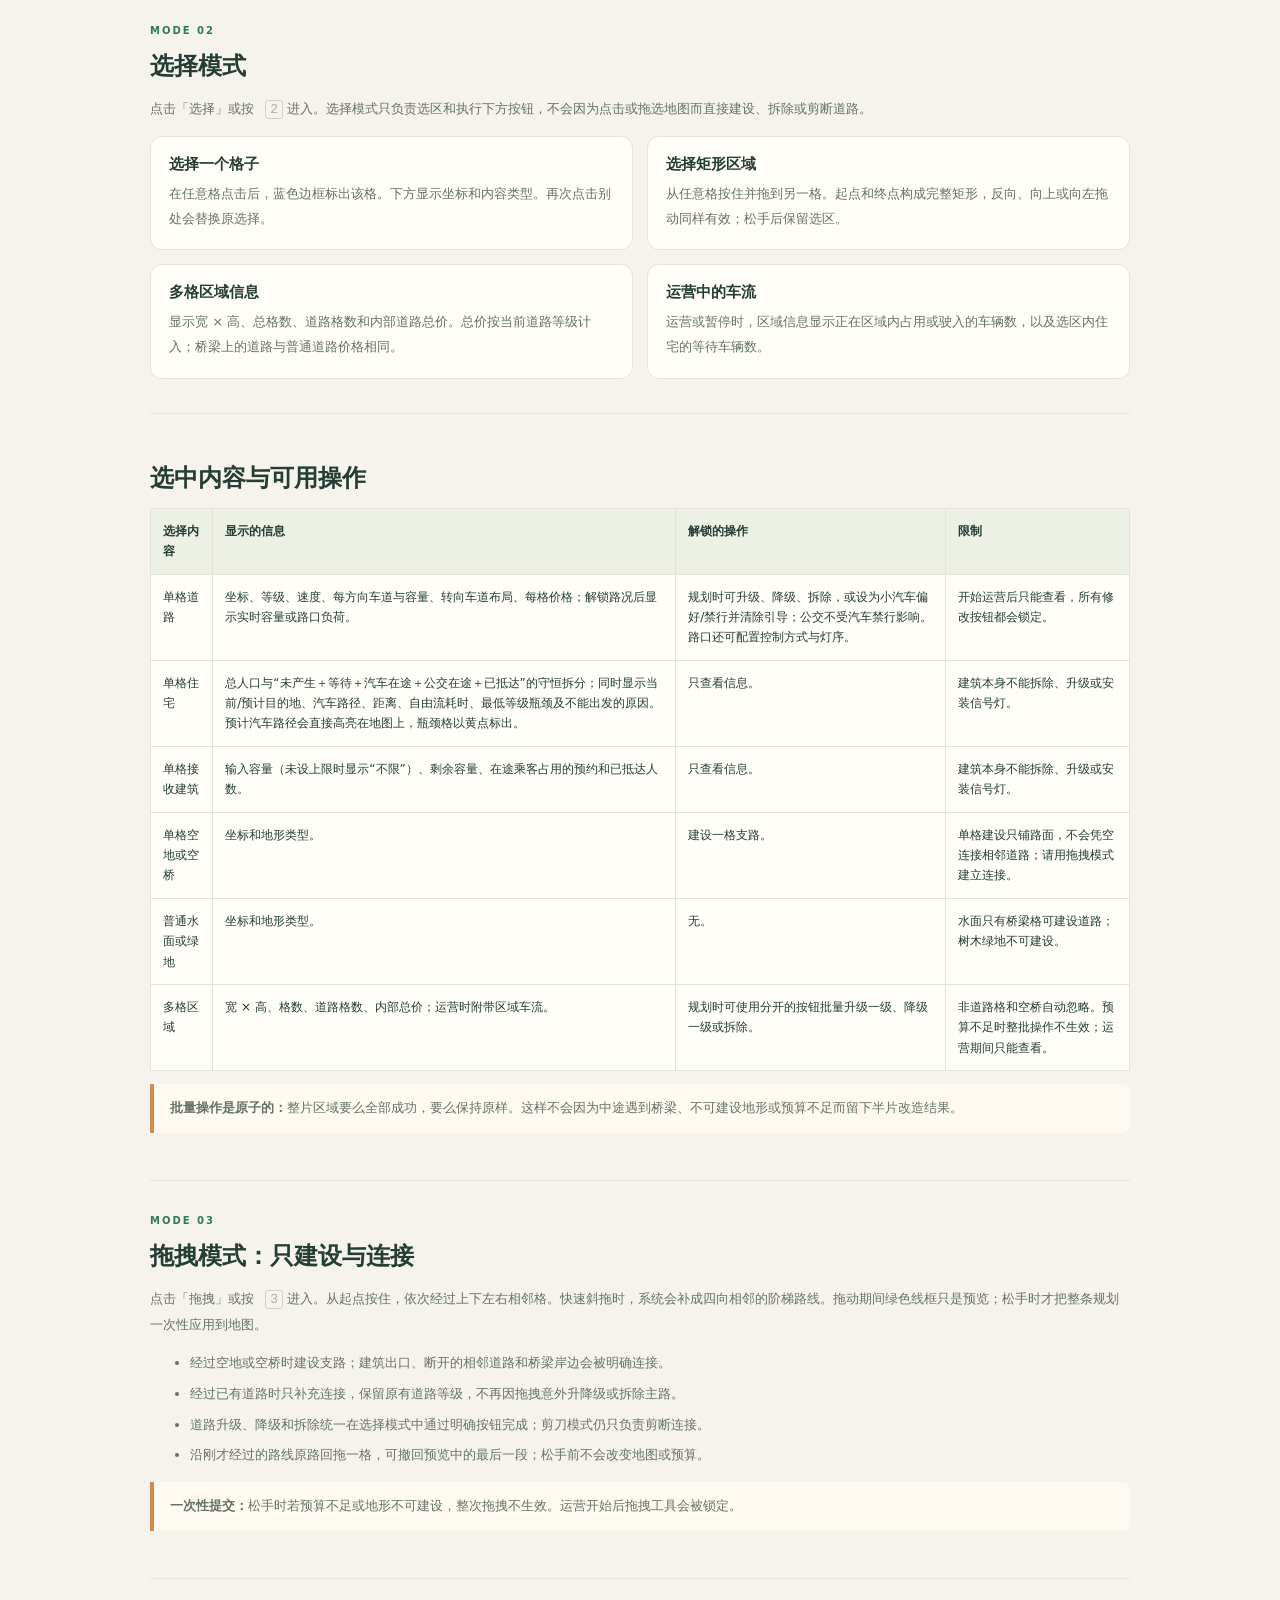
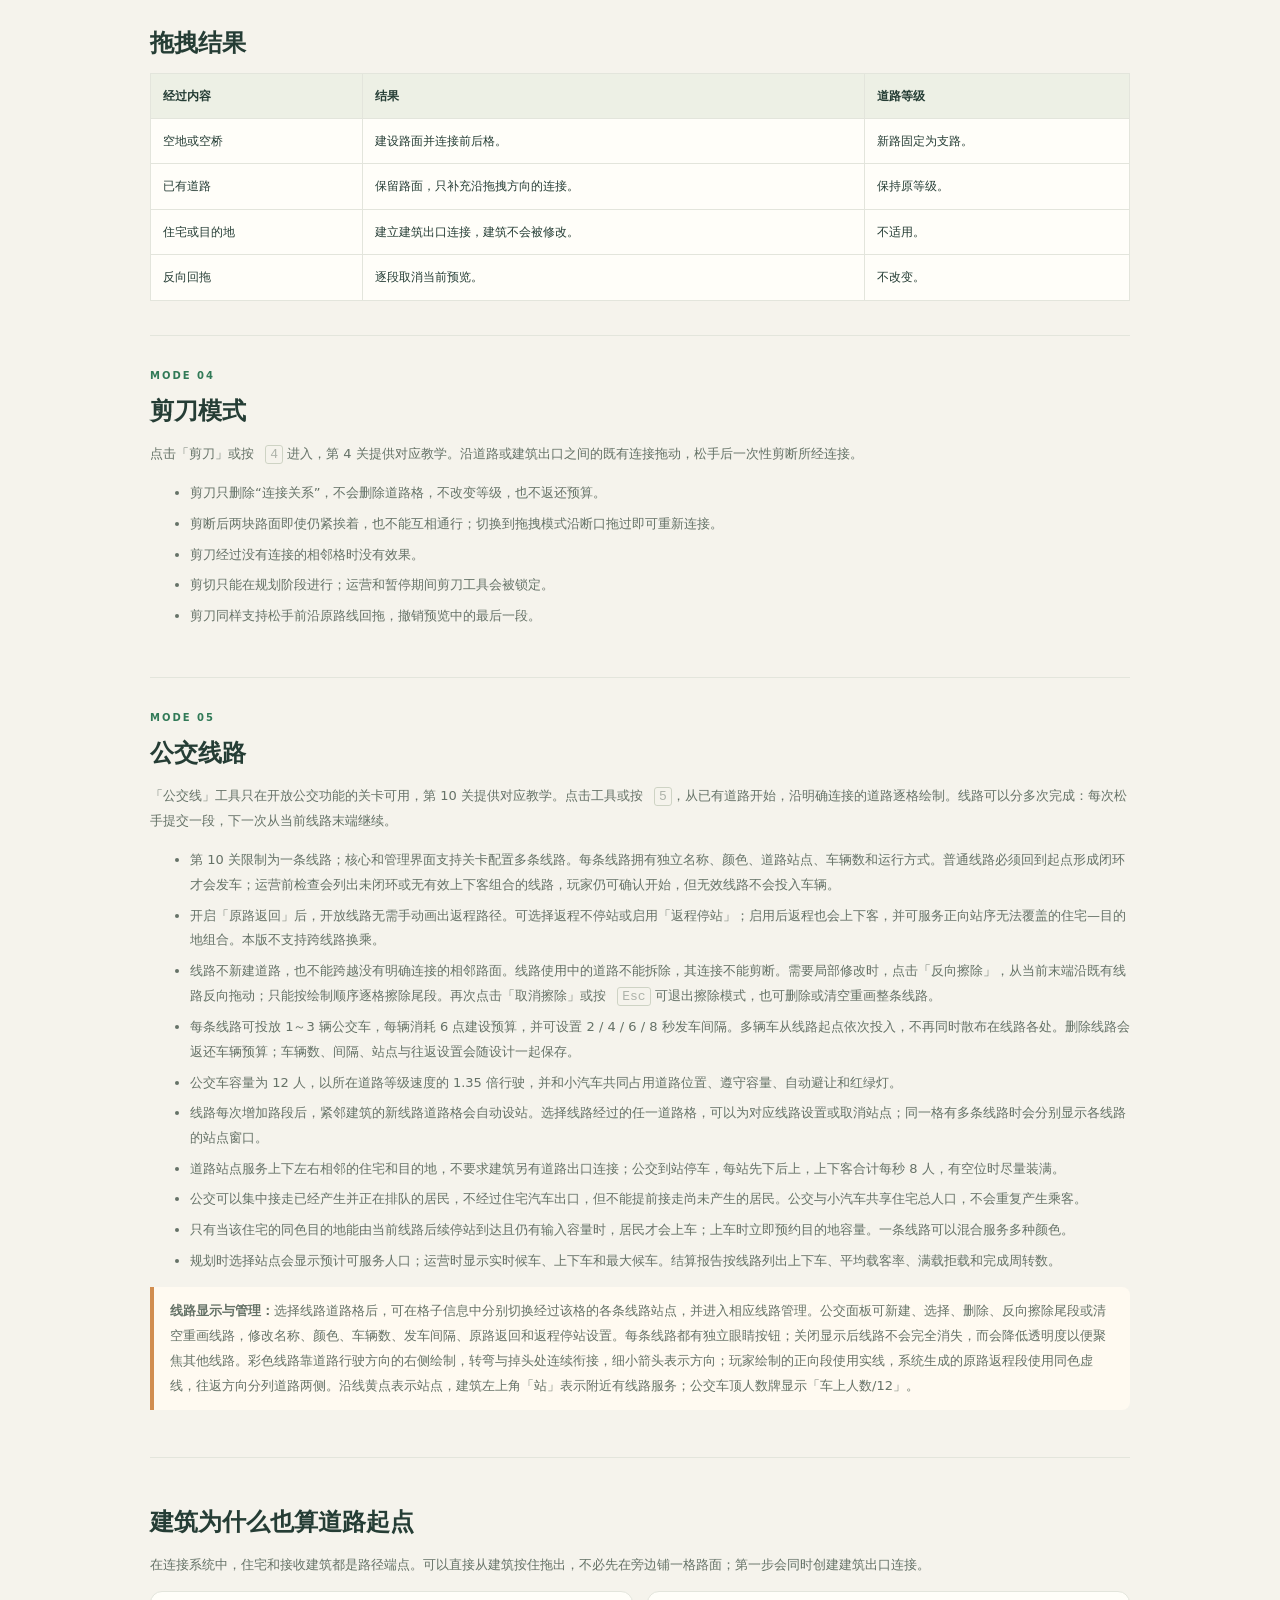
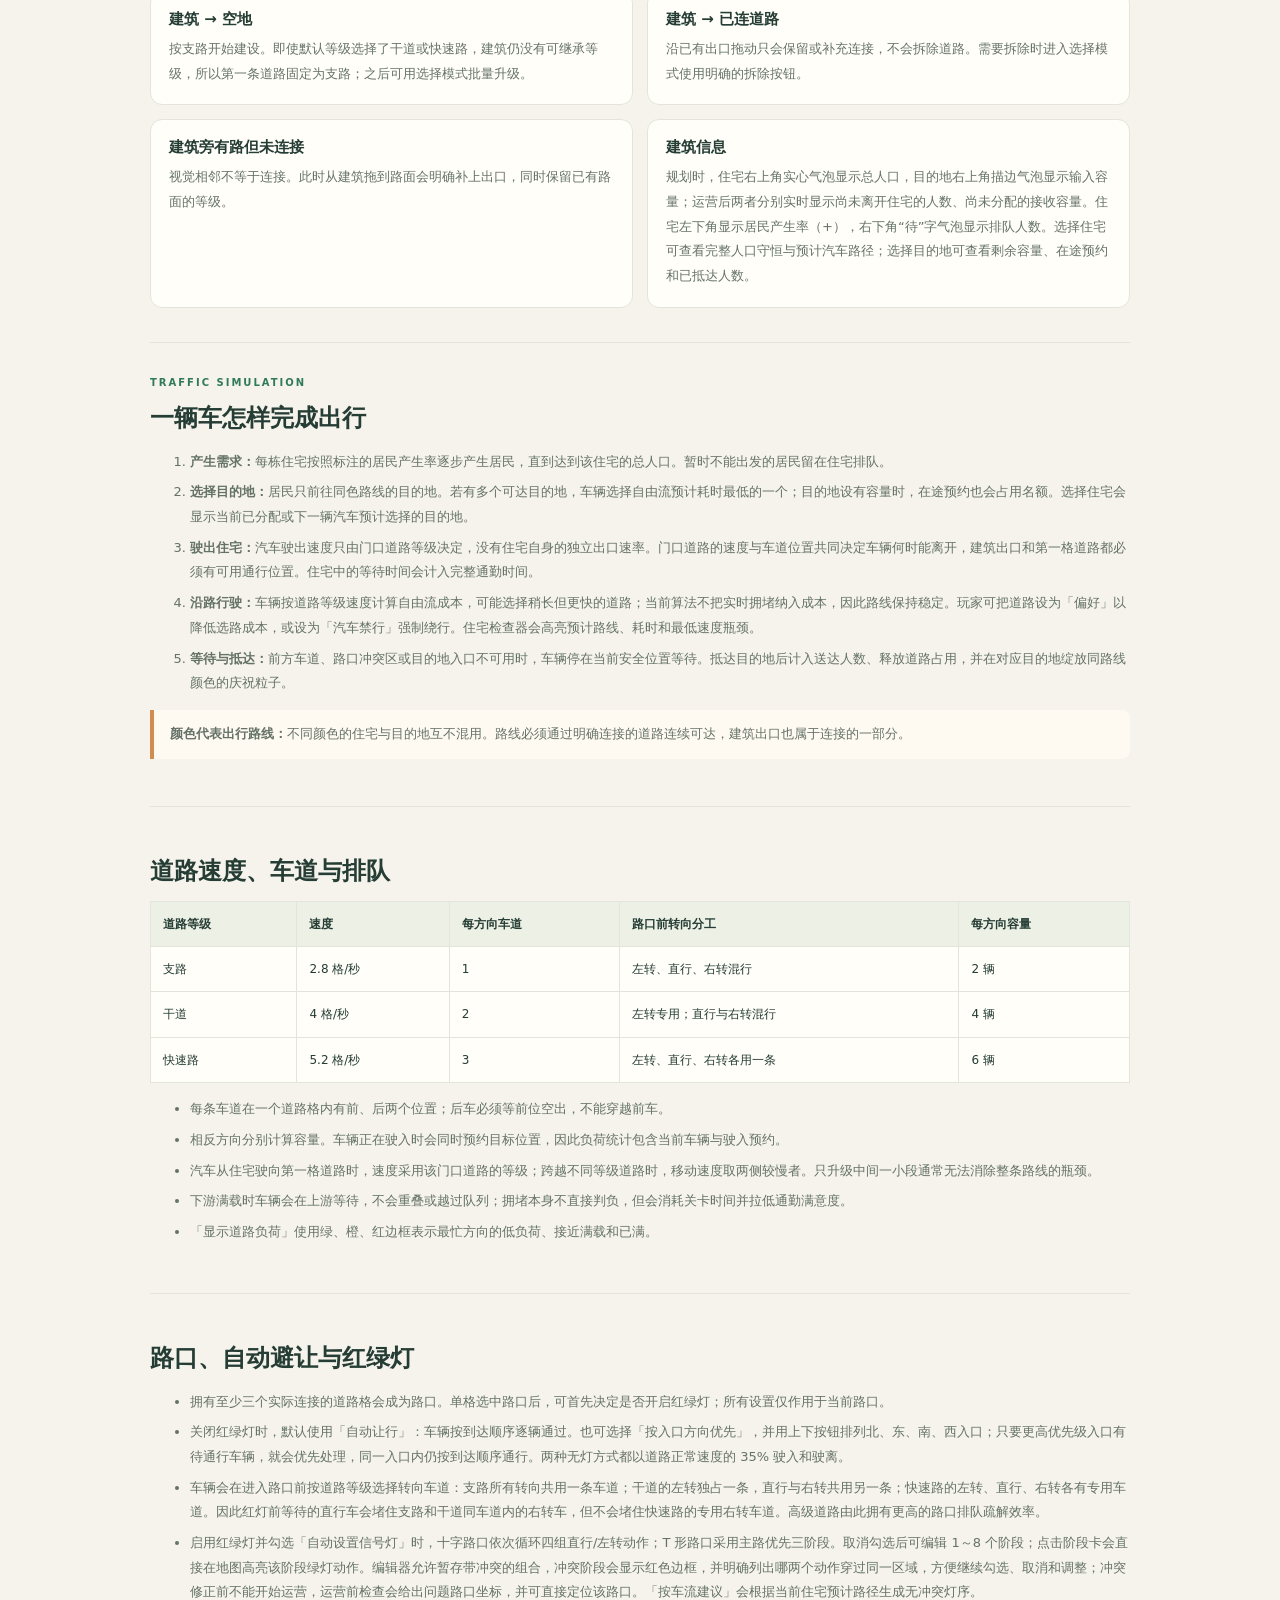
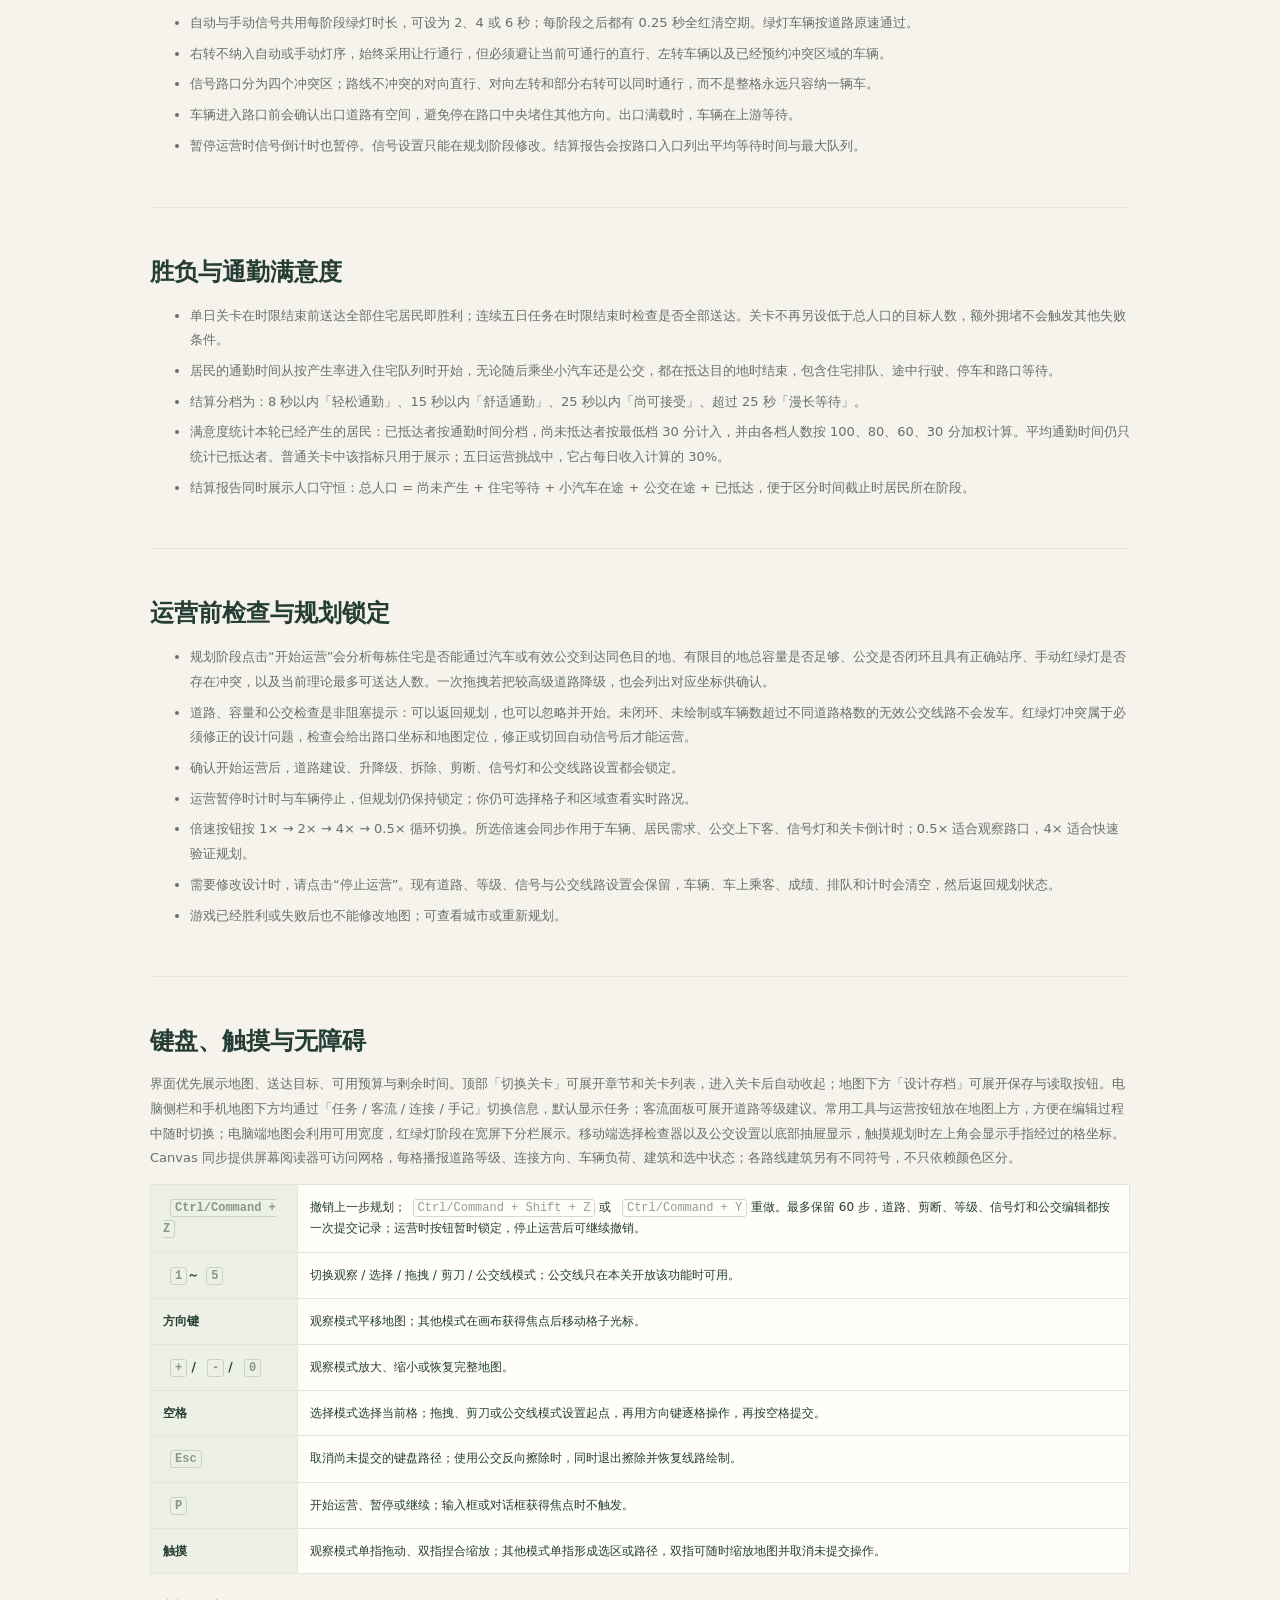
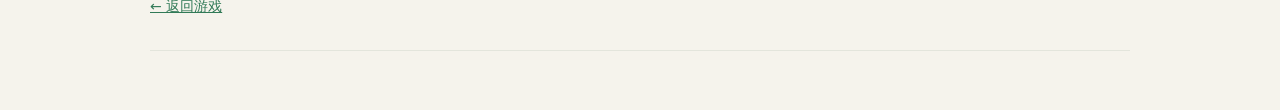
<file: manual.html>
<!doctype html>
<html lang="zh-CN">
<head>
  <meta charset="UTF-8">
  <meta name="viewport" content="width=device-width, initial-scale=1">
  <meta name="theme-color" content="#f5f3ec">
  <title>游戏指南 · 慢行小城</title>
  <link rel="stylesheet" href="style.css">
</head>
<body>
  <div class="app">
    <header class="header">
      <a class="brand" href="./" aria-label="返回慢行小城"><span class="brand-icon">↗</span><span>慢行小城<small>MAKE WAY · GAME GUIDE</small></span></a>
      <div class="header-actions"><a class="manual-link" href="./">返回游戏</a></div>
    </header>
    <main class="manual-main">
      <section class="manual-hero">
        <div class="eyebrow">CITY PLANNER'S HANDBOOK</div>
        <h1>慢行小城游戏指南</h1>
        <p>这里集中介绍关卡目标、地图操作和交通模拟规则。默认使用<strong>观察</strong>模式缩放、拖动地图，规划时再切换选择、拖拽、剪刀、公交线等工具建设路网与公共交通。</p>
      </section>
      <nav class="manual-nav" aria-label="游戏指南目录">
        <a href="#objective">游戏目标</a><a href="#campaign">五日运营</a><a href="#view">观察地图</a><a href="#select">选择模式</a><a href="#drag">拖拽模式</a><a href="#cut">剪刀模式</a><a href="#bus">公交线路</a><a href="#buildings">建筑规则</a><a href="#journey">车辆出行</a><a href="#capacity">道路容量</a><a href="#junctions">路口通行</a><a href="#results">胜负与结算</a><a href="#operation">运营限制</a><a href="#keyboard">键盘操作</a>
      </nav>

      <section id="objective" class="manual-section">
        <div class="eyebrow">GAME RULES</div><h2>游戏目标与基本流程</h2>
        <ol>
          <li>在预算内把住宅与同色目的地连接起来。道路格必须通过明确的格间连接才能通行，相邻路面不会自动连通。</li>
          <li>关卡按章节展示：前五课位于「道路入门」（第五课为五日运营挑战），后五课位于「城市调度」，「林间环城」是第二章第一课。先用章节标签切换当前浏览的章节，下方长条只显示该章节的具体关卡；所有关卡仍可自由选择。</li>
          <li>切换关卡时，地图上的短暂通知会显示新关卡描述；具体规划提示常驻在右侧任务卡片中，并保留提示原有的分行格式。</li>
          <li>根据住宅人口、居民产生率、门口道路等级、目的地容量和道路承载能力规划道路与路口控制。</li>
          <li>点击「开始运营」时会先检查不可达住宅、目的地容量、公交有效性和理论送达上限。提示不会阻止运营；确认后可按当前设计运行。</li>
          <li>开始后观察车辆运行；在关卡时限内将所有住宅居民全部运抵对应目的地即可胜利。</li>
          <li>运营期间规划锁定。如需调整，停止运营会保留道路设计，但清空本轮车辆、排队、成绩和计时。</li>
        </ol>
      </section>

      <section id="campaign" class="manual-section">
        <div class="eyebrow">FIVE-DAY CAMPAIGN</div><h2>五日新城：连续运营与回溯</h2>
        <ol>
          <li>本关连续五天，每天都必须运营到当日截止时间。即使所有居民已抵达也不会提前结束；当日目标自动等于当日所有住宅人口之和。</li>
          <li>每日收入为“当日最高收入 ×（当日总人口送达比例 × 70% ＋ 满意度 × 30%）”四舍五入后的点数；送达比例最高按 100% 计算。收入在进入下一天规划时加入建设预算。</li>
          <li>每天结算后不会自动开跑。玩家先使用新收入建设、升级、降级或拆除道路，再点击「开始运营」手动开始下一天。</li>
          <li>本关每天新增路线的直达走法都会穿过已有路线。交汇虽然可以通行，却会增加让行和排队；更高效的做法是每日调整现有路网，把其中一路绕到外圈，让各色车流进入互不交汇的独立通道，并优先升级次日变为高客流的旧线。</li>
          <li>尚未落成的住宅和目的地显示为灰色虚线工地，数字表示还要几天落成。工地格不可铺路，应提前为建筑本体、出口和未来独立通道预留空间；倒计时结束后建筑加入当天通勤需求。</li>
          <li>五日进度条会在每次开始当天运营时保存检查点。点击已经到达的日期，可以恢复那一天运营前的完整路网、预算和建设进度；该日及之后的成绩、收入与检查点会被清除，并由新结果覆盖。</li>
        </ol>
        <p class="manual-note"><strong>普通关卡不受影响：</strong>其他关卡仍在达到目标时立即胜利，满意度只用于报告；只有「五日新城」把满意度纳入收入并坚持运营到每日截止时间。</p>
      </section>

      <section id="view" class="manual-section">
        <div class="eyebrow">MODE 01</div><h2>观察模式：缩放与拖动</h2>
        <p>每次进入关卡默认使用观察模式。电脑端按住鼠标拖动地图；触控板或鼠标滚轮正常滚动浏览器页面，按住 Ctrl 再上下滚动才会以指针位置为中心缩放地图，触控板双指捏合也使用更灵敏的缩放倍率。手机端单指拖动、双指捏合缩放。右上角的 ＋、−、⌂ 按钮也可放大、缩小或恢复完整地图。</p>
        <p>地图可放大到适应窗口比例的 5 倍。拖到地图边界外会产生阻尼，松手后以橡皮筋效果回弹；观察模式在规划、运营和暂停期间都可使用。</p>
      </section>

      <section id="select" class="manual-section">
        <div class="eyebrow">MODE 02</div><h2>选择模式</h2>
        <p>点击「选择」或按 <kbd>2</kbd> 进入。选择模式只负责选区和执行下方按钮，不会因为点击或拖选地图而直接建设、拆除或剪断道路。</p>
        <div class="manual-grid">
          <article class="manual-card"><h3>选择一个格子</h3><p>在任意格点击后，蓝色边框标出该格。下方显示坐标和内容类型。再次点击别处会替换原选择。</p></article>
          <article class="manual-card"><h3>选择矩形区域</h3><p>从任意格按住并拖到另一格。起点和终点构成完整矩形，反向、向上或向左拖动同样有效；松手后保留选区。</p></article>
          <article class="manual-card"><h3>多格区域信息</h3><p>显示宽 × 高、总格数、道路格数和内部道路总价。总价按当前道路等级计入；桥梁上的道路与普通道路价格相同。</p></article>
          <article class="manual-card"><h3>运营中的车流</h3><p>运营或暂停时，区域信息显示正在区域内占用或驶入的车辆数，以及选区内住宅的等待车辆数。</p></article>
        </div>
      </section>

      <section id="selection-cases" class="manual-section">
        <h2>选中内容与可用操作</h2>
        <table class="case-table">
          <thead><tr><th>选择内容</th><th>显示的信息</th><th>解锁的操作</th><th>限制</th></tr></thead>
          <tbody>
            <tr><td>单格道路</td><td>坐标、等级、速度、每方向车道与容量、转向车道布局、每格价格；解锁路况后显示实时容量或路口负荷。</td><td>规划时可升级、降级、拆除，或设为小汽车偏好/禁行并清除引导；公交不受汽车禁行影响。路口还可配置控制方式与灯序。</td><td>开始运营后只能查看，所有修改按钮都会锁定。</td></tr>
            <tr><td>单格住宅</td><td>总人口与“未产生＋等待＋汽车在途＋公交在途＋已抵达”的守恒拆分；同时显示当前/预计目的地、汽车路径、距离、自由流耗时、最低等级瓶颈及不能出发的原因。预计汽车路径会直接高亮在地图上，瓶颈格以黄点标出。</td><td>只查看信息。</td><td>建筑本身不能拆除、升级或安装信号灯。</td></tr>
            <tr><td>单格接收建筑</td><td>输入容量（未设上限时显示“不限”）、剩余容量、在途乘客占用的预约和已抵达人数。</td><td>只查看信息。</td><td>建筑本身不能拆除、升级或安装信号灯。</td></tr>
            <tr><td>单格空地或空桥</td><td>坐标和地形类型。</td><td>建设一格支路。</td><td>单格建设只铺路面，不会凭空连接相邻道路；请用拖拽模式建立连接。</td></tr>
            <tr><td>普通水面或绿地</td><td>坐标和地形类型。</td><td>无。</td><td>水面只有桥梁格可建设道路；树木绿地不可建设。</td></tr>
            <tr><td>多格区域</td><td>宽 × 高、格数、道路格数、内部总价；运营时附带区域车流。</td><td>规划时可使用分开的按钮批量升级一级、降级一级或拆除。</td><td>非道路格和空桥自动忽略。预算不足时整批操作不生效；运营期间只能查看。</td></tr>
          </tbody>
        </table>
        <p class="manual-note"><strong>批量操作是原子的：</strong>整片区域要么全部成功，要么保持原样。这样不会因为中途遇到桥梁、不可建设地形或预算不足而留下半片改造结果。</p>
      </section>

      <section id="drag" class="manual-section">
        <div class="eyebrow">MODE 03</div><h2>拖拽模式：只建设与连接</h2>
        <p>点击「拖拽」或按 <kbd>3</kbd> 进入。从起点按住，依次经过上下左右相邻格。快速斜拖时，系统会补成四向相邻的阶梯路线。拖动期间绿色线框只是预览；松手时才把整条规划一次性应用到地图。</p>
        <ul>
          <li>经过空地或空桥时建设支路；建筑出口、断开的相邻道路和桥梁岸边会被明确连接。</li>
          <li>经过已有道路时只补充连接，保留原有道路等级，不再因拖拽意外升降级或拆除主路。</li>
          <li>道路升级、降级和拆除统一在选择模式中通过明确按钮完成；剪刀模式仍只负责剪断连接。</li>
          <li>沿刚才经过的路线原路回拖一格，可撤回预览中的最后一段；松手前不会改变地图或预算。</li>
        </ul>
        <p class="manual-note"><strong>一次性提交：</strong>松手时若预算不足或地形不可建设，整次拖拽不生效。运营开始后拖拽工具会被锁定。</p>
      </section>

      <section id="drag-cases" class="manual-section">
        <h2>拖拽结果</h2>
        <table class="case-table"><thead><tr><th>经过内容</th><th>结果</th><th>道路等级</th></tr></thead><tbody>
          <tr><td>空地或空桥</td><td>建设路面并连接前后格。</td><td>新路固定为支路。</td></tr>
          <tr><td>已有道路</td><td>保留路面，只补充沿拖拽方向的连接。</td><td>保持原等级。</td></tr>
          <tr><td>住宅或目的地</td><td>建立建筑出口连接，建筑不会被修改。</td><td>不适用。</td></tr>
          <tr><td>反向回拖</td><td>逐段取消当前预览。</td><td>不改变。</td></tr>
        </tbody></table>
      </section>

      <section id="cut" class="manual-section">
        <div class="eyebrow">MODE 04</div><h2>剪刀模式</h2>
        <p>点击「剪刀」或按 <kbd>4</kbd> 进入，第 4 关提供对应教学。沿道路或建筑出口之间的既有连接拖动，松手后一次性剪断所经连接。</p>
        <ul>
          <li>剪刀只删除“连接关系”，不会删除道路格，不改变等级，也不返还预算。</li>
          <li>剪断后两块路面即使仍紧挨着，也不能互相通行；切换到拖拽模式沿断口拖过即可重新连接。</li>
          <li>剪刀经过没有连接的相邻格时没有效果。</li>
          <li>剪切只能在规划阶段进行；运营和暂停期间剪刀工具会被锁定。</li>
          <li>剪刀同样支持松手前沿原路线回拖，撤销预览中的最后一段。</li>
        </ul>
      </section>

      <section id="bus" class="manual-section">
        <div class="eyebrow">MODE 05</div><h2>公交线路</h2>
        <p>「公交线」工具只在开放公交功能的关卡可用，第 10 关提供对应教学。点击工具或按 <kbd>5</kbd>，从已有道路开始，沿明确连接的道路逐格绘制。线路可以分多次完成：每次松手提交一段，下一次从当前线路末端继续。</p>
        <ul>
          <li>第 10 关限制为一条线路；核心和管理界面支持关卡配置多条线路。每条线路拥有独立名称、颜色、道路站点、车辆数和运行方式。普通线路必须回到起点形成闭环才会发车；运营前检查会列出未闭环或无有效上下客组合的线路，玩家仍可确认开始，但无效线路不会投入车辆。</li>
          <li>开启「原路返回」后，开放线路无需手动画出返程路径。可选择返程不停站或启用「返程停站」；启用后返程也会上下客，并可服务正向站序无法覆盖的住宅—目的地组合。本版不支持跨线路换乘。</li>
          <li>线路不新建道路，也不能跨越没有明确连接的相邻路面。线路使用中的道路不能拆除，其连接不能剪断。需要局部修改时，点击「反向擦除」，从当前末端沿既有线路反向拖动；只能按绘制顺序逐格擦除尾段。再次点击「取消擦除」或按 <kbd>Esc</kbd> 可退出擦除模式，也可删除或清空重画整条线路。</li>
          <li>每条线路可投放 1～3 辆公交车，每辆消耗 6 点建设预算，并可设置 2 / 4 / 6 / 8 秒发车间隔。多辆车从线路起点依次投入，不再同时散布在线路各处。删除线路会返还车辆预算；车辆数、间隔、站点与往返设置会随设计一起保存。</li>
          <li>公交车容量为 12 人，以所在道路等级速度的 1.35 倍行驶，并和小汽车共同占用道路位置、遵守容量、自动避让和红绿灯。</li>
          <li>线路每次增加路段后，紧邻建筑的新线路道路格会自动设站。选择线路经过的任一道路格，可以为对应线路设置或取消站点；同一格有多条线路时会分别显示各线路的站点窗口。</li>
          <li>道路站点服务上下左右相邻的住宅和目的地，不要求建筑另有道路出口连接；公交到站停车，每站先下后上，上下客合计每秒 8 人，有空位时尽量装满。</li>
          <li>公交可以集中接走已经产生并正在排队的居民，不经过住宅汽车出口，但不能提前接走尚未产生的居民。公交与小汽车共享住宅总人口，不会重复产生乘客。</li>
          <li>只有当该住宅的同色目的地能由当前线路后续停站到达且仍有输入容量时，居民才会上车；上车时立即预约目的地容量。一条线路可以混合服务多种颜色。</li>
          <li>规划时选择站点会显示预计可服务人口；运营时显示实时候车、上下车和最大候车。结算报告按线路列出上下车、平均载客率、满载拒载和完成周转数。</li>
        </ul>
        <p class="manual-note"><strong>线路显示与管理：</strong>选择线路道路格后，可在格子信息中分别切换经过该格的各条线路站点，并进入相应线路管理。公交面板可新建、选择、删除、反向擦除尾段或清空重画线路，修改名称、颜色、车辆数、发车间隔、原路返回和返程停站设置。每条线路都有独立眼睛按钮；关闭显示后线路不会完全消失，而会降低透明度以便聚焦其他线路。彩色线路靠道路行驶方向的右侧绘制，转弯与掉头处连续衔接，细小箭头表示方向；玩家绘制的正向段使用实线，系统生成的原路返程段使用同色虚线，往返方向分列道路两侧。沿线黄点表示站点，建筑左上角「站」表示附近有线路服务；公交车顶人数牌显示「车上人数/12」。</p>
      </section>

      <section id="buildings" class="manual-section">
        <h2>建筑为什么也算道路起点</h2>
        <p>在连接系统中，住宅和接收建筑都是路径端点。可以直接从建筑按住拖出，不必先在旁边铺一格路面；第一步会同时创建建筑出口连接。</p>
        <div class="manual-grid">
          <article class="manual-card"><h3>建筑 → 空地</h3><p>按支路开始建设。即使默认等级选择了干道或快速路，建筑仍没有可继承等级，所以第一条道路固定为支路；之后可用选择模式批量升级。</p></article>
          <article class="manual-card"><h3>建筑 → 已连道路</h3><p>沿已有出口拖动只会保留或补充连接，不会拆除道路。需要拆除时进入选择模式使用明确的拆除按钮。</p></article>
          <article class="manual-card"><h3>建筑旁有路但未连接</h3><p>视觉相邻不等于连接。此时从建筑拖到路面会明确补上出口，同时保留已有路面的等级。</p></article>
          <article class="manual-card"><h3>建筑信息</h3><p>规划时，住宅右上角实心气泡显示总人口，目的地右上角描边气泡显示输入容量；运营后两者分别实时显示尚未离开住宅的人数、尚未分配的接收容量。住宅左下角显示居民产生率（+），右下角“待”字气泡显示排队人数。选择住宅可查看完整人口守恒与预计汽车路径；选择目的地可查看剩余容量、在途预约和已抵达人数。</p></article>
        </div>
      </section>

      <section id="journey" class="manual-section">
        <div class="eyebrow">TRAFFIC SIMULATION</div><h2>一辆车怎样完成出行</h2>
        <ol>
          <li><strong>产生需求：</strong>每栋住宅按照标注的居民产生率逐步产生居民，直到达到该住宅的总人口。暂时不能出发的居民留在住宅排队。</li>
          <li><strong>选择目的地：</strong>居民只前往同色路线的目的地。若有多个可达目的地，车辆选择自由流预计耗时最低的一个；目的地设有容量时，在途预约也会占用名额。选择住宅会显示当前已分配或下一辆汽车预计选择的目的地。</li>
          <li><strong>驶出住宅：</strong>汽车驶出速度只由门口道路等级决定，没有住宅自身的独立出口速率。门口道路的速度与车道位置共同决定车辆何时能离开，建筑出口和第一格道路都必须有可用通行位置。住宅中的等待时间会计入完整通勤时间。</li>
          <li><strong>沿路行驶：</strong>车辆按道路等级速度计算自由流成本，可能选择稍长但更快的道路；当前算法不把实时拥堵纳入成本，因此路线保持稳定。玩家可把道路设为「偏好」以降低选路成本，或设为「汽车禁行」强制绕行。住宅检查器会高亮预计路线、耗时和最低速度瓶颈。</li>
          <li><strong>等待与抵达：</strong>前方车道、路口冲突区或目的地入口不可用时，车辆停在当前安全位置等待。抵达目的地后计入送达人数、释放道路占用，并在对应目的地绽放同路线颜色的庆祝粒子。</li>
        </ol>
        <p class="manual-note"><strong>颜色代表出行路线：</strong>不同颜色的住宅与目的地互不混用。路线必须通过明确连接的道路连续可达，建筑出口也属于连接的一部分。</p>
      </section>

      <section id="capacity" class="manual-section">
        <h2>道路速度、车道与排队</h2>
        <table class="case-table">
          <thead><tr><th>道路等级</th><th>速度</th><th>每方向车道</th><th>路口前转向分工</th><th>每方向容量</th></tr></thead>
          <tbody>
            <tr><td>支路</td><td>2.8 格/秒</td><td>1</td><td>左转、直行、右转混行</td><td>2 辆</td></tr>
            <tr><td>干道</td><td>4 格/秒</td><td>2</td><td>左转专用；直行与右转混行</td><td>4 辆</td></tr>
            <tr><td>快速路</td><td>5.2 格/秒</td><td>3</td><td>左转、直行、右转各用一条</td><td>6 辆</td></tr>
          </tbody>
        </table>
        <ul>
          <li>每条车道在一个道路格内有前、后两个位置；后车必须等前位空出，不能穿越前车。</li>
          <li>相反方向分别计算容量。车辆正在驶入时会同时预约目标位置，因此负荷统计包含当前车辆与驶入预约。</li>
          <li>汽车从住宅驶向第一格道路时，速度采用该门口道路的等级；跨越不同等级道路时，移动速度取两侧较慢者。只升级中间一小段通常无法消除整条路线的瓶颈。</li>
          <li>下游满载时车辆会在上游等待，不会重叠或越过队列；拥堵本身不直接判负，但会消耗关卡时间并拉低通勤满意度。</li>
          <li>「显示道路负荷」使用绿、橙、红边框表示最忙方向的低负荷、接近满载和已满。</li>
        </ul>
      </section>

      <section id="junctions" class="manual-section">
        <h2>路口、自动避让与红绿灯</h2>
        <ul>
          <li>拥有至少三个实际连接的道路格会成为路口。单格选中路口后，可首先决定是否开启红绿灯；所有设置仅作用于当前路口。</li>
          <li>关闭红绿灯时，默认使用「自动让行」：车辆按到达顺序逐辆通过。也可选择「按入口方向优先」，并用上下按钮排列北、东、南、西入口；只要更高优先级入口有待通行车辆，就会优先处理，同一入口内仍按到达顺序通行。两种无灯方式都以道路正常速度的 35% 驶入和驶离。</li>
          <li>车辆会在进入路口前按道路等级选择转向车道：支路所有转向共用一条车道；干道的左转独占一条，直行与右转共用另一条；快速路的左转、直行、右转各有专用车道。因此红灯前等待的直行车会堵住支路和干道同车道内的右转车，但不会堵住快速路的专用右转车道。高级道路由此拥有更高的路口排队疏解效率。</li>
          <li>启用红绿灯并勾选「自动设置信号灯」时，十字路口依次循环四组直行/左转动作；T 形路口采用主路优先三阶段。取消勾选后可编辑 1～8 个阶段；点击阶段卡会直接在地图高亮该阶段绿灯动作。编辑器允许暂存带冲突的组合，冲突阶段会显示红色边框，并明确列出哪两个动作穿过同一区域，方便继续勾选、取消和调整；冲突修正前不能开始运营，运营前检查会给出问题路口坐标，并可直接定位该路口。「按车流建议」会根据当前住宅预计路径生成无冲突灯序。</li>
          <li>自动与手动信号共用每阶段绿灯时长，可设为 2、4 或 6 秒；每阶段之后都有 0.25 秒全红清空期。绿灯车辆按道路原速通过。</li>
          <li>右转不纳入自动或手动灯序，始终采用让行通行，但必须避让当前可通行的直行、左转车辆以及已经预约冲突区域的车辆。</li>
          <li>信号路口分为四个冲突区；路线不冲突的对向直行、对向左转和部分右转可以同时通行，而不是整格永远只容纳一辆车。</li>
          <li>车辆进入路口前会确认出口道路有空间，避免停在路口中央堵住其他方向。出口满载时，车辆在上游等待。</li>
          <li>暂停运营时信号倒计时也暂停。信号设置只能在规划阶段修改。结算报告会按路口入口列出平均等待时间与最大队列。</li>
        </ul>
      </section>

      <section id="results" class="manual-section">
        <h2>胜负与通勤满意度</h2>
        <ul>
          <li>单日关卡在时限结束前送达全部住宅居民即胜利；连续五日任务在时限结束时检查是否全部送达。关卡不再另设低于总人口的目标人数，额外拥堵不会触发其他失败条件。</li>
          <li>居民的通勤时间从按产生率进入住宅队列时开始，无论随后乘坐小汽车还是公交，都在抵达目的地时结束，包含住宅排队、途中行驶、停车和路口等待。</li>
          <li>结算分档为：8 秒以内「轻松通勤」、15 秒以内「舒适通勤」、25 秒以内「尚可接受」、超过 25 秒「漫长等待」。</li>
          <li>满意度统计本轮已经产生的居民：已抵达者按通勤时间分档，尚未抵达者按最低档 30 分计入，并由各档人数按 100、80、60、30 分加权计算。平均通勤时间仍只统计已抵达者。普通关卡中该指标只用于展示；五日运营挑战中，它占每日收入计算的 30%。</li>
          <li>结算报告同时展示人口守恒：总人口 = 尚未产生 + 住宅等待 + 小汽车在途 + 公交在途 + 已抵达，便于区分时间截止时居民所在阶段。</li>
        </ul>
      </section>

      <section id="operation" class="manual-section">
        <h2>运营前检查与规划锁定</h2>
        <ul>
          <li>规划阶段点击“开始运营”会分析每栋住宅是否能通过汽车或有效公交到达同色目的地、有限目的地总容量是否足够、公交是否闭环且具有正确站序、手动红绿灯是否存在冲突，以及当前理论最多可送达人数。一次拖拽若把较高级道路降级，也会列出对应坐标供确认。</li>
          <li>道路、容量和公交检查是非阻塞提示：可以返回规划，也可以忽略并开始。未闭环、未绘制或车辆数超过不同道路格数的无效公交线路不会发车。红绿灯冲突属于必须修正的设计问题，检查会给出路口坐标和地图定位，修正或切回自动信号后才能运营。</li>
          <li>确认开始运营后，道路建设、升降级、拆除、剪断、信号灯和公交线路设置都会锁定。</li>
          <li>运营暂停时计时与车辆停止，但规划仍保持锁定；你仍可选择格子和区域查看实时路况。</li>
          <li>倍速按钮按 1× → 2× → 4× → 0.5× 循环切换。所选倍速会同步作用于车辆、居民需求、公交上下客、信号灯和关卡倒计时；0.5× 适合观察路口，4× 适合快速验证规划。</li>
          <li>需要修改设计时，请点击“停止运营”。现有道路、等级、信号与公交线路设置会保留，车辆、车上乘客、成绩、排队和计时会清空，然后返回规划状态。</li>
          <li>游戏已经胜利或失败后也不能修改地图；可查看城市或重新规划。</li>
        </ul>
      </section>

      <section id="keyboard" class="manual-section">
        <h2>键盘、触摸与无障碍</h2>
        <p>界面优先展示地图、送达目标、可用预算与剩余时间。顶部「切换关卡」可展开章节和关卡列表，进入关卡后自动收起；地图下方「设计存档」可展开保存与读取按钮。电脑侧栏和手机地图下方均通过「任务 / 客流 / 连接 / 手记」切换信息，默认显示任务；客流面板可展开道路等级建议。常用工具与运营按钮放在地图上方，方便在编辑过程中随时切换；电脑端地图会利用可用宽度，红绿灯阶段在宽屏下分栏展示。移动端选择检查器以及公交设置以底部抽屉显示，触摸规划时左上角会显示手指经过的格坐标。Canvas 同步提供屏幕阅读器可访问网格，每格播报道路等级、连接方向、车辆负荷、建筑和选中状态；各路线建筑另有不同符号，不只依赖颜色区分。</p>
        <table class="case-table">
          <tbody>
            <tr><th><kbd>Ctrl/Command + Z</kbd></th><td>撤销上一步规划；<kbd>Ctrl/Command + Shift + Z</kbd> 或 <kbd>Ctrl/Command + Y</kbd> 重做。最多保留 60 步，道路、剪断、等级、信号灯和公交编辑都按一次提交记录；运营时按钮暂时锁定，停止运营后可继续撤销。</td></tr>
            <tr><th><kbd>1</kbd>～<kbd>5</kbd></th><td>切换观察 / 选择 / 拖拽 / 剪刀 / 公交线模式；公交线只在本关开放该功能时可用。</td></tr>
            <tr><th>方向键</th><td>观察模式平移地图；其他模式在画布获得焦点后移动格子光标。</td></tr>
            <tr><th><kbd>+</kbd> / <kbd>-</kbd> / <kbd>0</kbd></th><td>观察模式放大、缩小或恢复完整地图。</td></tr>
            <tr><th>空格</th><td>选择模式选择当前格；拖拽、剪刀或公交线模式设置起点，再用方向键逐格操作，再按空格提交。</td></tr>
            <tr><th><kbd>Esc</kbd></th><td>取消尚未提交的键盘路径；使用公交反向擦除时，同时退出擦除并恢复线路绘制。</td></tr>
            <tr><th><kbd>P</kbd></th><td>开始运营、暂停或继续；输入框或对话框获得焦点时不触发。</td></tr>
            <tr><th>触摸</th><td>观察模式单指拖动、双指捏合缩放；其他模式单指形成选区或路径，双指可随时缩放地图并取消未提交操作。</td></tr>
          </tbody>
        </table>
        <a class="manual-back" href="./">← 返回游戏</a>
      </section>
    </main>
  </div>
</body>
</html>
</file>
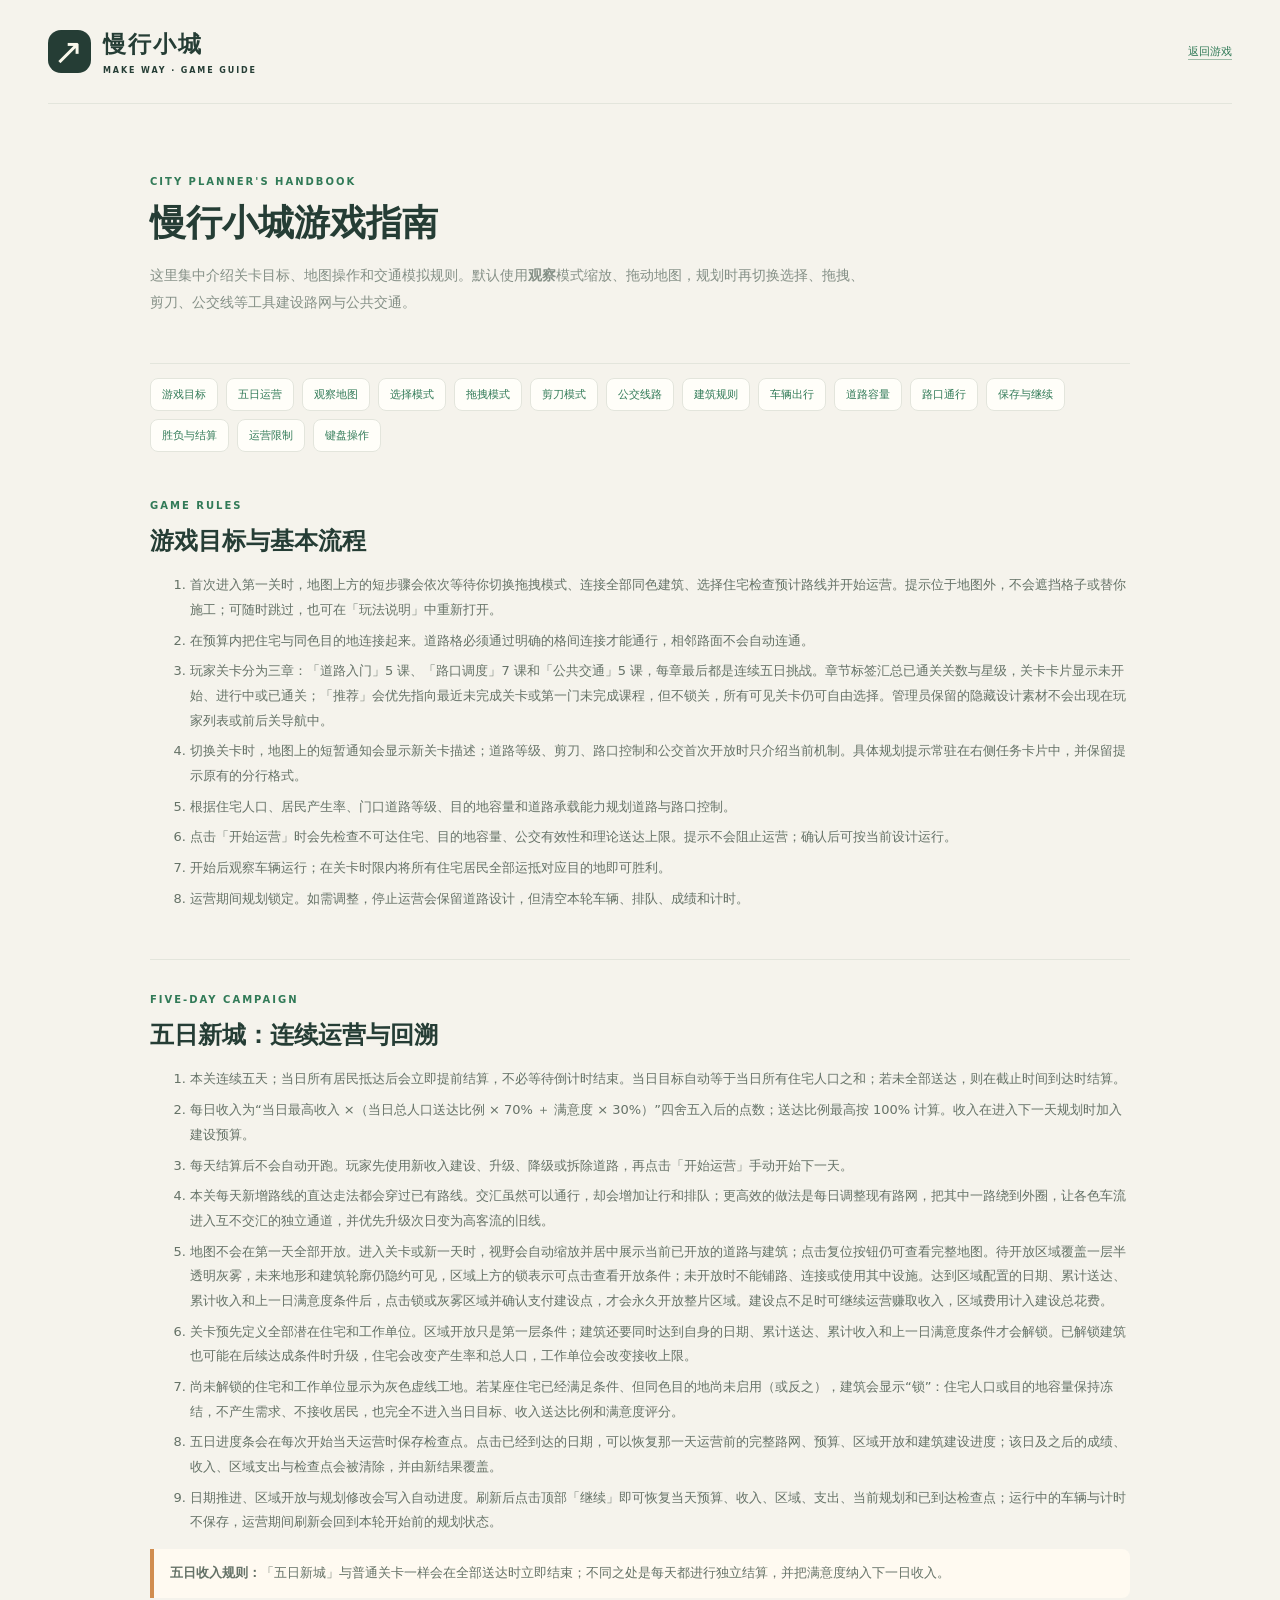
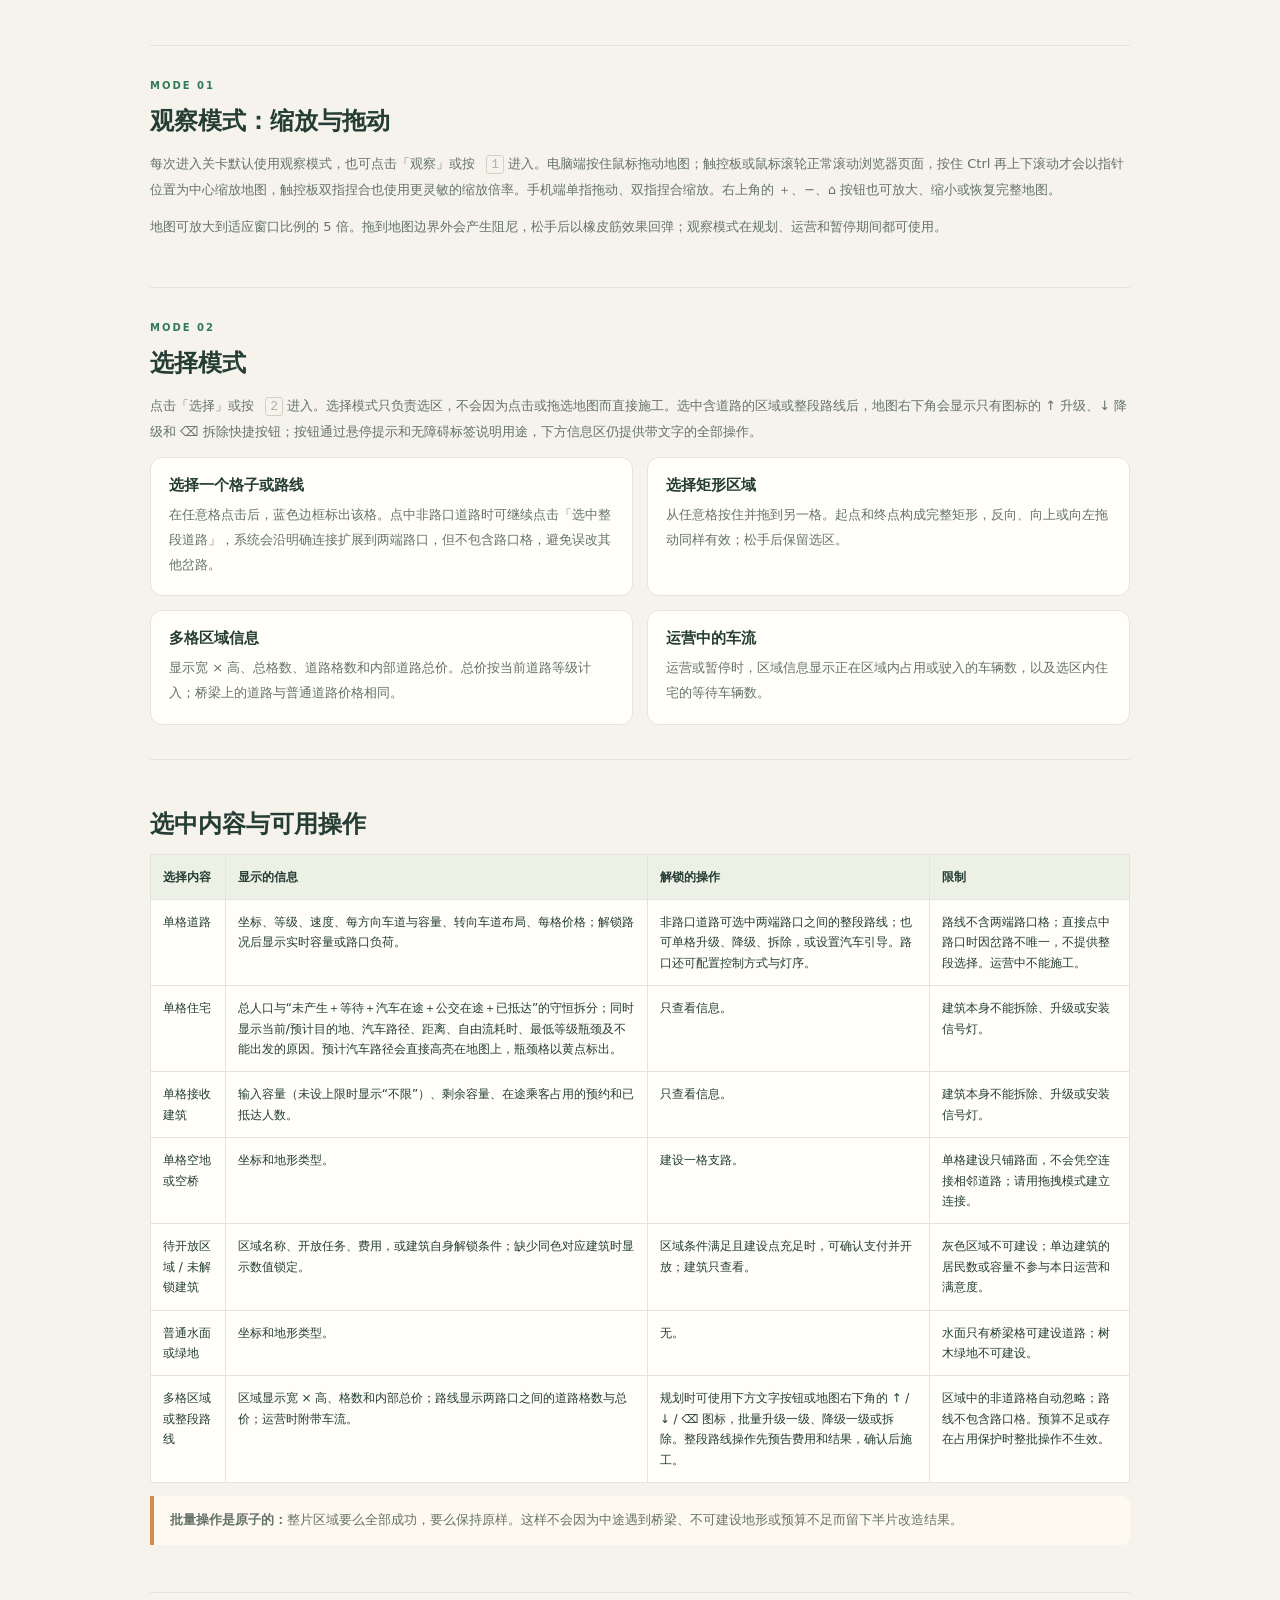
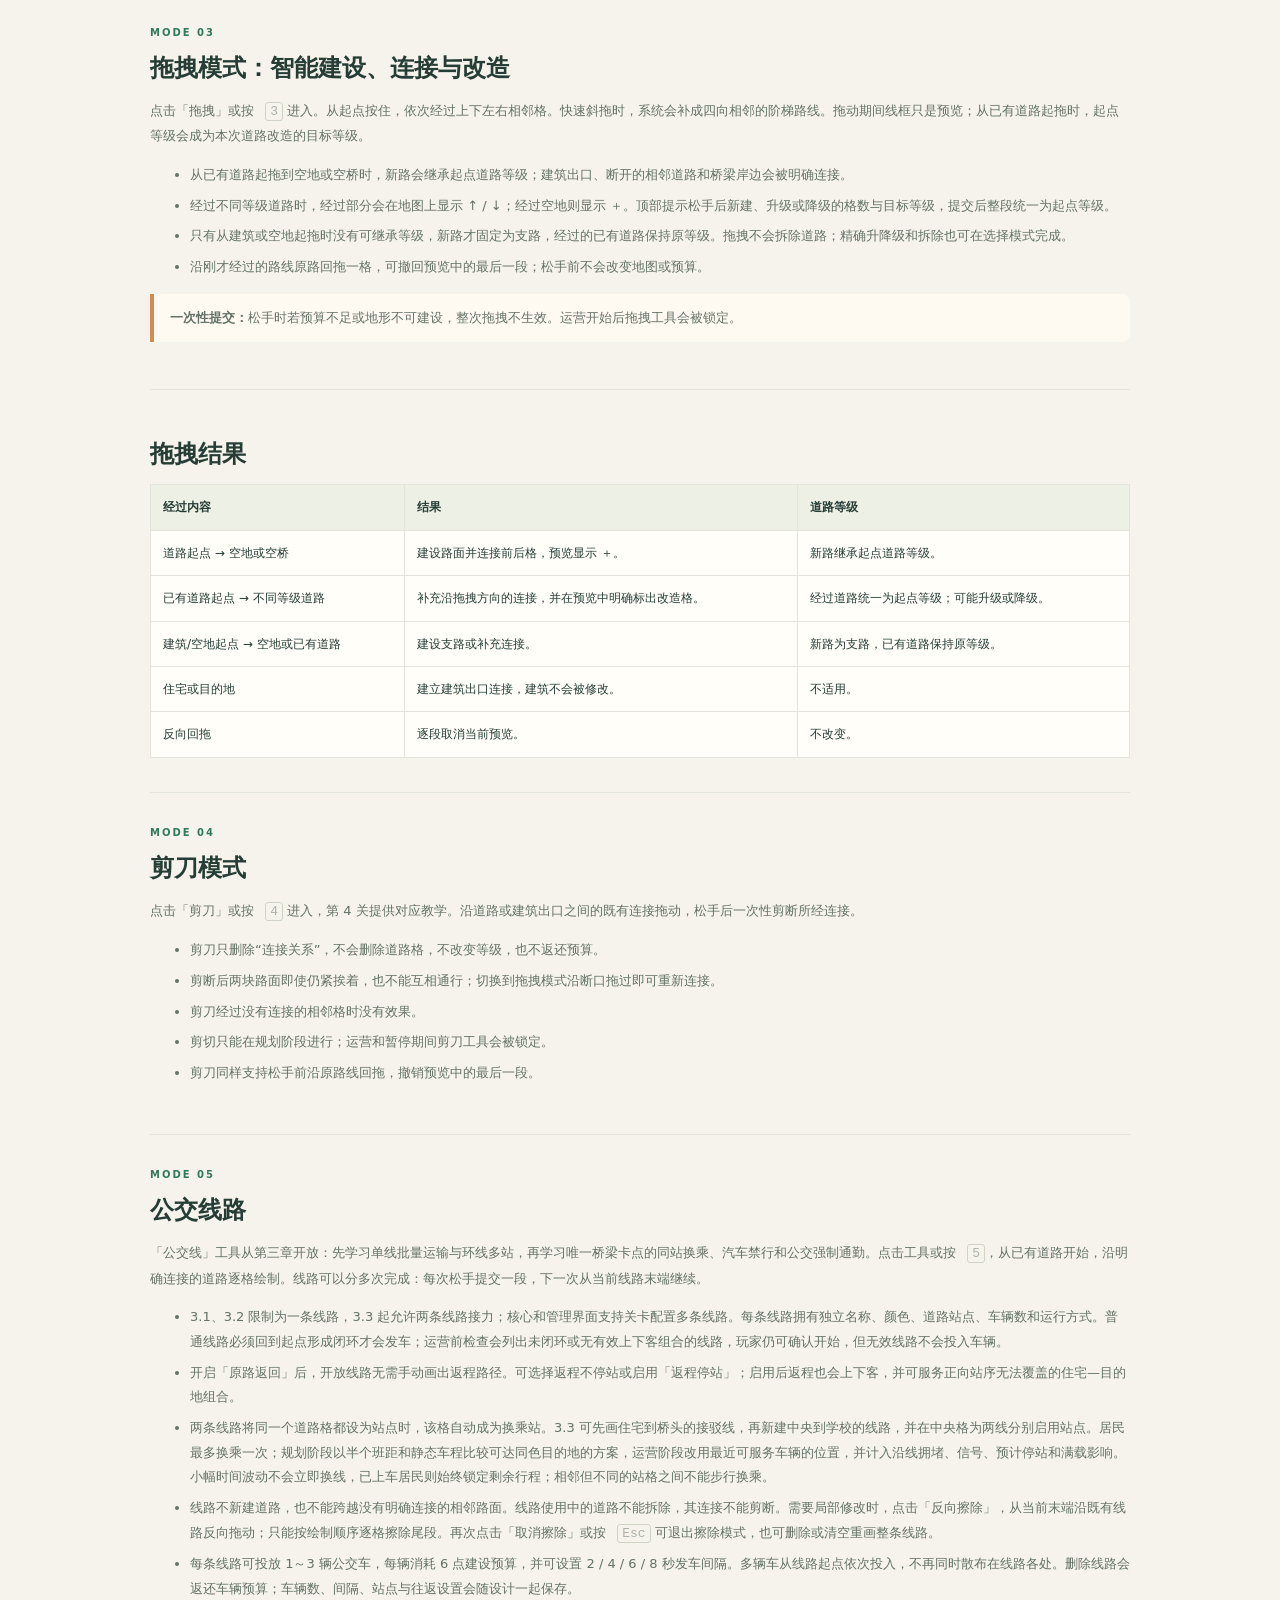
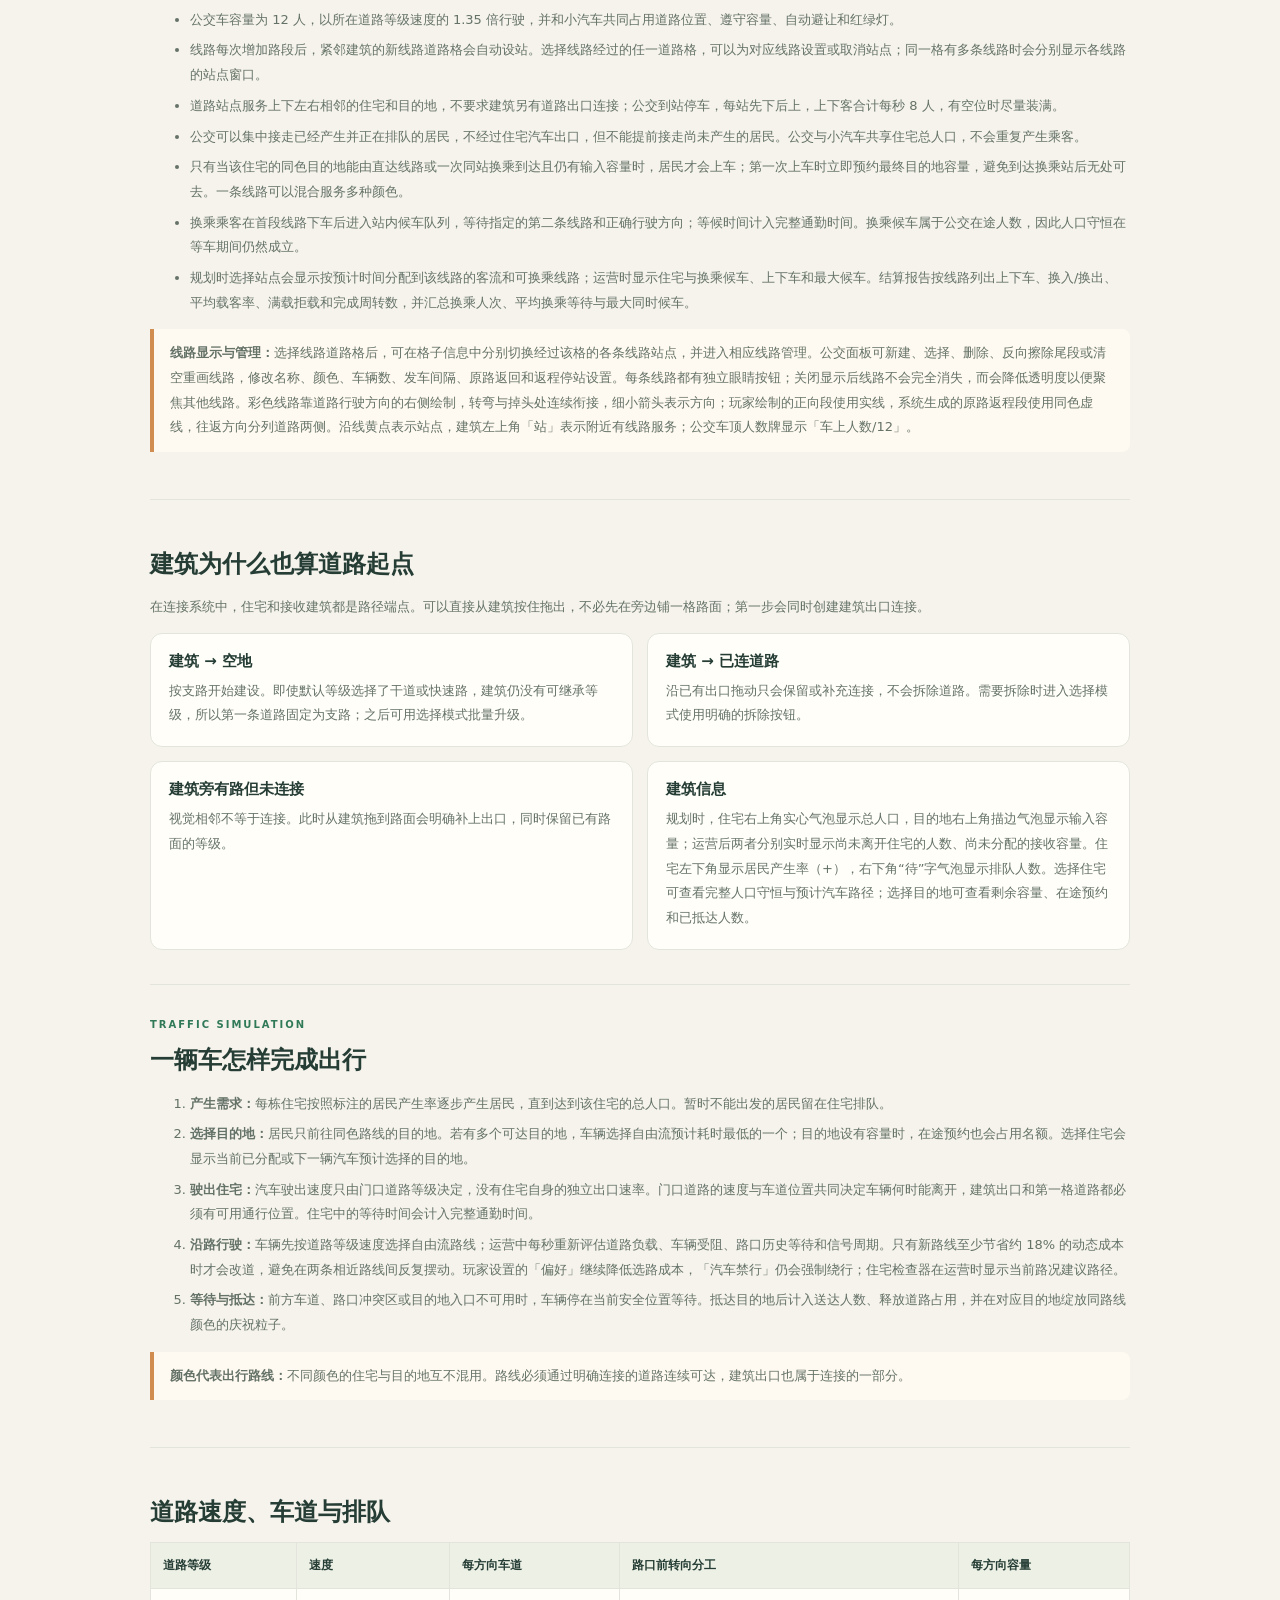
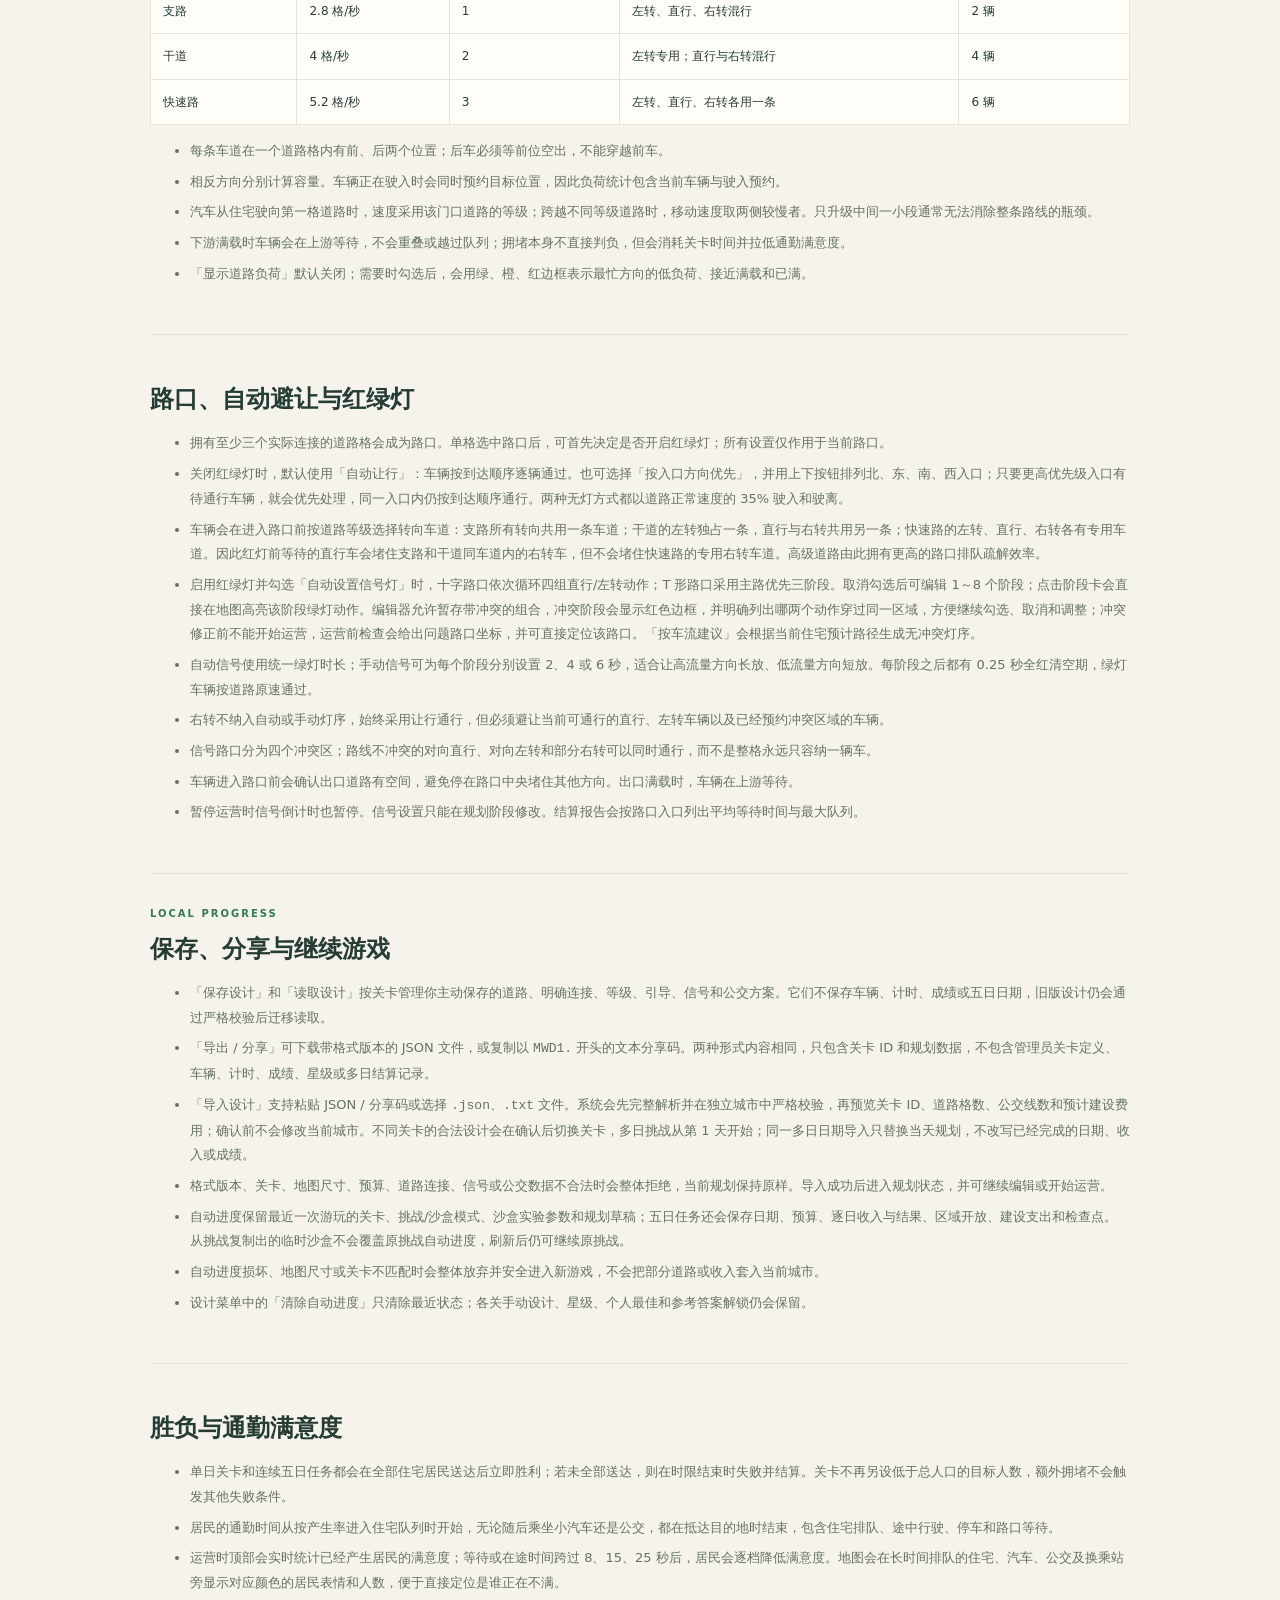
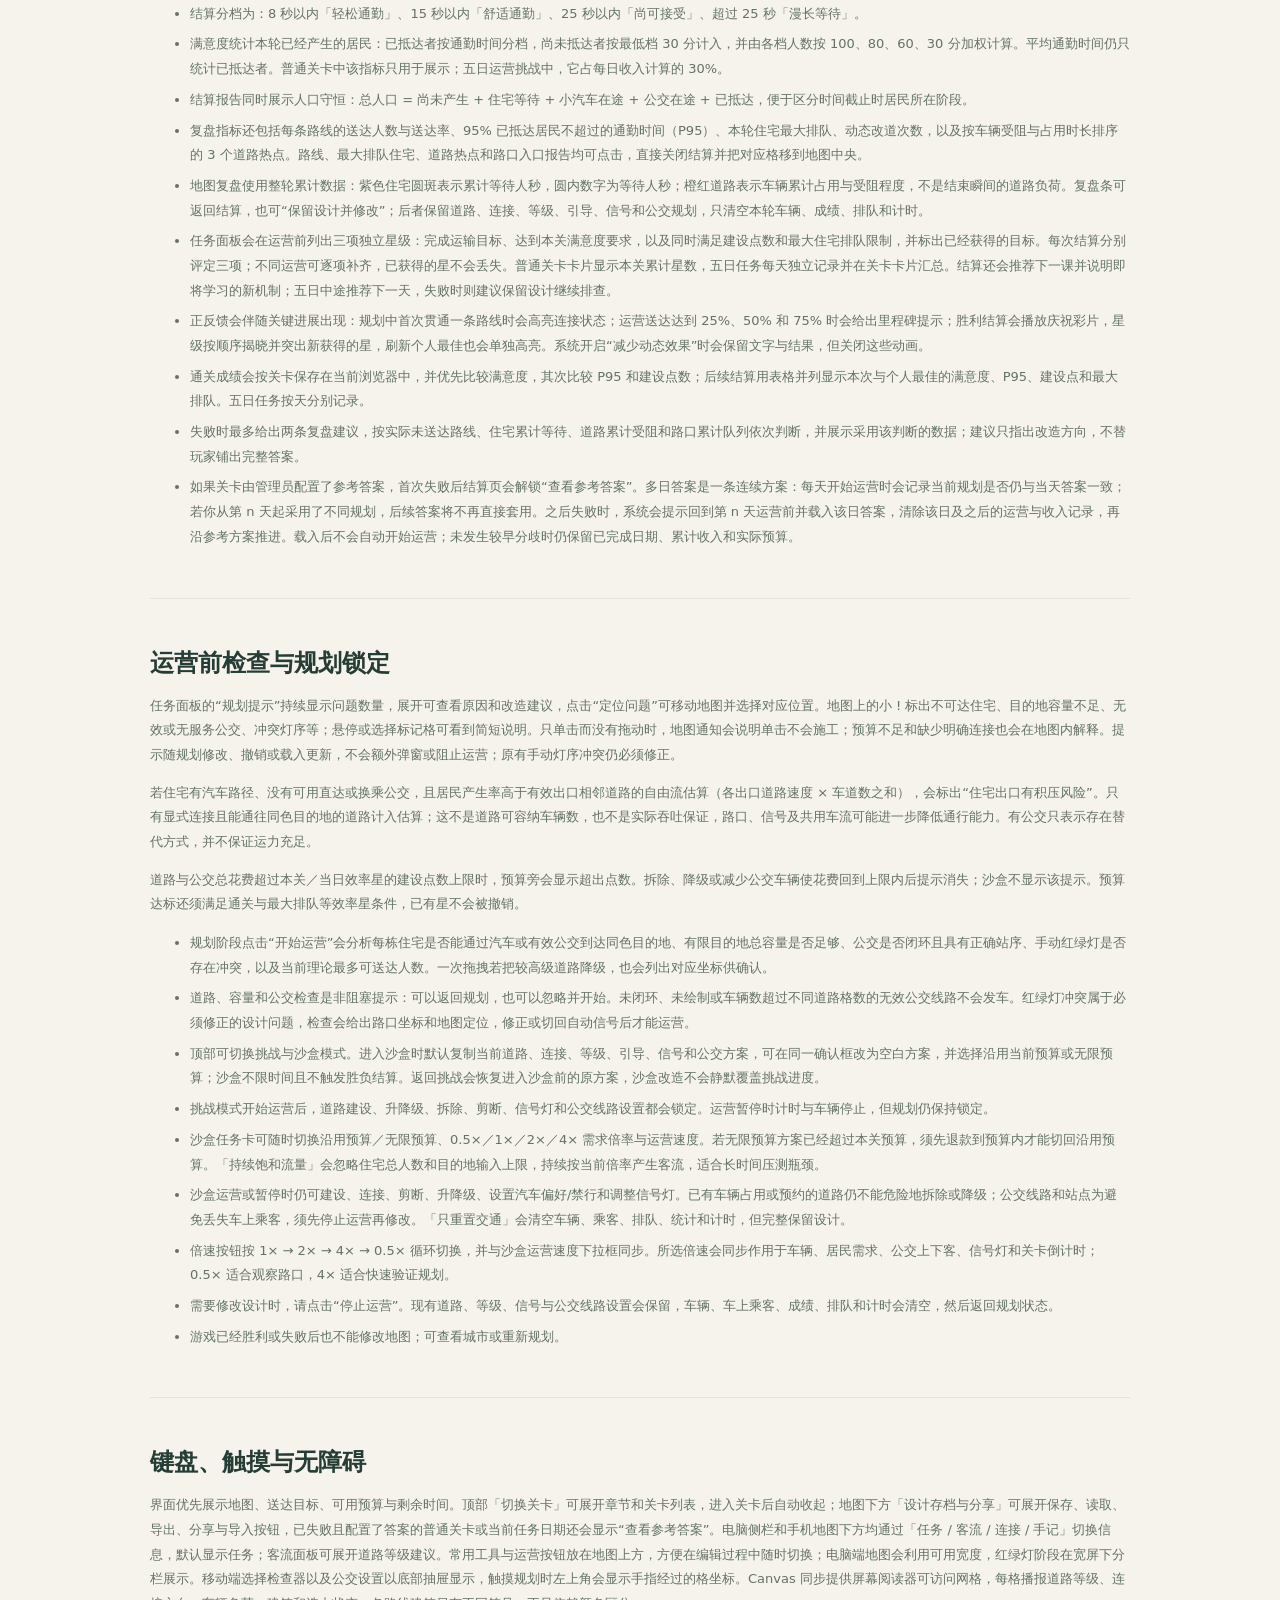
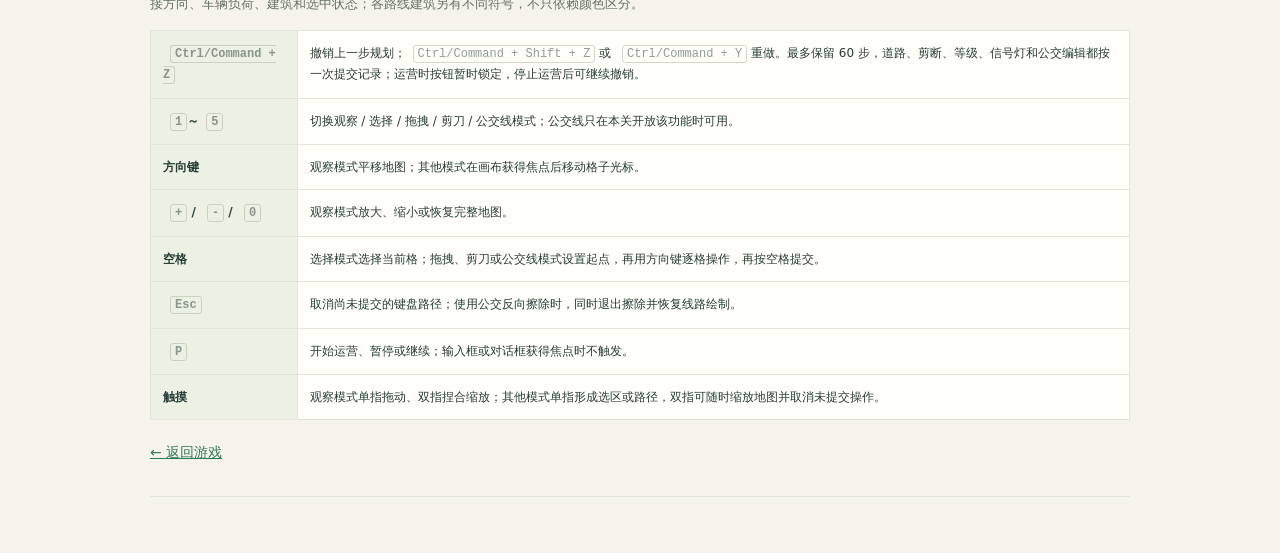
<file: src/game/manual.html>
<!doctype html>
<html lang="zh-CN">
<head>
  <meta charset="UTF-8">
  <meta name="viewport" content="width=device-width, initial-scale=1">
  <meta name="theme-color" content="#f5f3ec">
  <title>游戏指南 · 慢行小城</title>
  <link rel="stylesheet" href="style.css">
</head>
<body>
  <div class="app">
    <header class="header">
      <a class="brand" href="./" aria-label="返回慢行小城"><span class="brand-icon">↗</span><span>慢行小城<small>MAKE WAY · GAME GUIDE</small></span></a>
      <div class="header-actions"><a class="manual-link" href="./">返回游戏</a></div>
    </header>
    <main class="manual-main">
      <section class="manual-hero">
        <div class="eyebrow">CITY PLANNER'S HANDBOOK</div>
        <h1>慢行小城游戏指南</h1>
        <p>这里集中介绍关卡目标、地图操作和交通模拟规则。默认使用<strong>观察</strong>模式缩放、拖动地图，规划时再切换选择、拖拽、剪刀、公交线等工具建设路网与公共交通。</p>
      </section>
      <nav class="manual-nav" aria-label="游戏指南目录">
        <a href="#objective">游戏目标</a><a href="#campaign">五日运营</a><a href="#view">观察地图</a><a href="#select">选择模式</a><a href="#drag">拖拽模式</a><a href="#cut">剪刀模式</a><a href="#bus">公交线路</a><a href="#buildings">建筑规则</a><a href="#journey">车辆出行</a><a href="#capacity">道路容量</a><a href="#junctions">路口通行</a><a href="#storage">保存与继续</a><a href="#results">胜负与结算</a><a href="#operation">运营限制</a><a href="#keyboard">键盘操作</a>
      </nav>

      <section id="objective" class="manual-section">
        <div class="eyebrow">GAME RULES</div><h2>游戏目标与基本流程</h2>
        <ol>
          <li>首次进入第一关时，地图上方的短步骤会依次等待你切换拖拽模式、连接全部同色建筑、选择住宅检查预计路线并开始运营。提示位于地图外，不会遮挡格子或替你施工；可随时跳过，也可在「玩法说明」中重新打开。</li>
          <li>在预算内把住宅与同色目的地连接起来。道路格必须通过明确的格间连接才能通行，相邻路面不会自动连通。</li>
          <li>玩家关卡分为三章：「道路入门」5 课、「路口调度」7 课和「公共交通」5 课，每章最后都是连续五日挑战。章节标签汇总已通关关数与星级，关卡卡片显示未开始、进行中或已通关；「推荐」会优先指向最近未完成关卡或第一门未完成课程，但不锁关，所有可见关卡仍可自由选择。管理员保留的隐藏设计素材不会出现在玩家列表或前后关导航中。</li>
          <li>切换关卡时，地图上的短暂通知会显示新关卡描述；道路等级、剪刀、路口控制和公交首次开放时只介绍当前机制。具体规划提示常驻在右侧任务卡片中，并保留提示原有的分行格式。</li>
          <li>根据住宅人口、居民产生率、门口道路等级、目的地容量和道路承载能力规划道路与路口控制。</li>
          <li>点击「开始运营」时会先检查不可达住宅、目的地容量、公交有效性和理论送达上限。提示不会阻止运营；确认后可按当前设计运行。</li>
          <li>开始后观察车辆运行；在关卡时限内将所有住宅居民全部运抵对应目的地即可胜利。</li>
          <li>运营期间规划锁定。如需调整，停止运营会保留道路设计，但清空本轮车辆、排队、成绩和计时。</li>
        </ol>
      </section>

      <section id="campaign" class="manual-section">
        <div class="eyebrow">FIVE-DAY CAMPAIGN</div><h2>五日新城：连续运营与回溯</h2>
        <ol>
          <li>本关连续五天；当日所有居民抵达后会立即提前结算，不必等待倒计时结束。当日目标自动等于当日所有住宅人口之和；若未全部送达，则在截止时间到达时结算。</li>
          <li>每日收入为“当日最高收入 ×（当日总人口送达比例 × 70% ＋ 满意度 × 30%）”四舍五入后的点数；送达比例最高按 100% 计算。收入在进入下一天规划时加入建设预算。</li>
          <li>每天结算后不会自动开跑。玩家先使用新收入建设、升级、降级或拆除道路，再点击「开始运营」手动开始下一天。</li>
          <li>本关每天新增路线的直达走法都会穿过已有路线。交汇虽然可以通行，却会增加让行和排队；更高效的做法是每日调整现有路网，把其中一路绕到外圈，让各色车流进入互不交汇的独立通道，并优先升级次日变为高客流的旧线。</li>
          <li>地图不会在第一天全部开放。进入关卡或新一天时，视野会自动缩放并居中展示当前已开放的道路与建筑；点击复位按钮仍可查看完整地图。待开放区域覆盖一层半透明灰雾，未来地形和建筑轮廓仍隐约可见，区域上方的锁表示可点击查看开放条件；未开放时不能铺路、连接或使用其中设施。达到区域配置的日期、累计送达、累计收入和上一日满意度条件后，点击锁或灰雾区域并确认支付建设点，才会永久开放整片区域。建设点不足时可继续运营赚取收入，区域费用计入建设总花费。</li>
          <li>关卡预先定义全部潜在住宅和工作单位。区域开放只是第一层条件；建筑还要同时达到自身的日期、累计送达、累计收入和上一日满意度条件才会解锁。已解锁建筑也可能在后续达成条件时升级，住宅会改变产生率和总人口，工作单位会改变接收上限。</li>
          <li>尚未解锁的住宅和工作单位显示为灰色虚线工地。若某座住宅已经满足条件、但同色目的地尚未启用（或反之），建筑会显示“锁”：住宅人口或目的地容量保持冻结，不产生需求、不接收居民，也完全不进入当日目标、收入送达比例和满意度评分。</li>
          <li>五日进度条会在每次开始当天运营时保存检查点。点击已经到达的日期，可以恢复那一天运营前的完整路网、预算、区域开放和建筑建设进度；该日及之后的成绩、收入、区域支出与检查点会被清除，并由新结果覆盖。</li>
          <li>日期推进、区域开放与规划修改会写入自动进度。刷新后点击顶部「继续」即可恢复当天预算、收入、区域、支出、当前规划和已到达检查点；运行中的车辆与计时不保存，运营期间刷新会回到本轮开始前的规划状态。</li>
        </ol>
        <p class="manual-note"><strong>五日收入规则：</strong>「五日新城」与普通关卡一样会在全部送达时立即结束；不同之处是每天都进行独立结算，并把满意度纳入下一日收入。</p>
      </section>

      <section id="view" class="manual-section">
        <div class="eyebrow">MODE 01</div><h2>观察模式：缩放与拖动</h2>
        <p>每次进入关卡默认使用观察模式，也可点击「观察」或按 <kbd>1</kbd> 进入。电脑端按住鼠标拖动地图；触控板或鼠标滚轮正常滚动浏览器页面，按住 Ctrl 再上下滚动才会以指针位置为中心缩放地图，触控板双指捏合也使用更灵敏的缩放倍率。手机端单指拖动、双指捏合缩放。右上角的 ＋、−、⌂ 按钮也可放大、缩小或恢复完整地图。</p>
        <p>地图可放大到适应窗口比例的 5 倍。拖到地图边界外会产生阻尼，松手后以橡皮筋效果回弹；观察模式在规划、运营和暂停期间都可使用。</p>
      </section>

      <section id="select" class="manual-section">
        <div class="eyebrow">MODE 02</div><h2>选择模式</h2>
        <p>点击「选择」或按 <kbd>2</kbd> 进入。选择模式只负责选区，不会因为点击或拖选地图而直接施工。选中含道路的区域或整段路线后，地图右下角会显示只有图标的 ↑ 升级、↓ 降级和 ⌫ 拆除快捷按钮；按钮通过悬停提示和无障碍标签说明用途，下方信息区仍提供带文字的全部操作。</p>
        <div class="manual-grid">
          <article class="manual-card"><h3>选择一个格子或路线</h3><p>在任意格点击后，蓝色边框标出该格。点中非路口道路时可继续点击「选中整段道路」，系统会沿明确连接扩展到两端路口，但不包含路口格，避免误改其他岔路。</p></article>
          <article class="manual-card"><h3>选择矩形区域</h3><p>从任意格按住并拖到另一格。起点和终点构成完整矩形，反向、向上或向左拖动同样有效；松手后保留选区。</p></article>
          <article class="manual-card"><h3>多格区域信息</h3><p>显示宽 × 高、总格数、道路格数和内部道路总价。总价按当前道路等级计入；桥梁上的道路与普通道路价格相同。</p></article>
          <article class="manual-card"><h3>运营中的车流</h3><p>运营或暂停时，区域信息显示正在区域内占用或驶入的车辆数，以及选区内住宅的等待车辆数。</p></article>
        </div>
      </section>

      <section id="selection-cases" class="manual-section">
        <h2>选中内容与可用操作</h2>
        <table class="case-table">
          <thead><tr><th>选择内容</th><th>显示的信息</th><th>解锁的操作</th><th>限制</th></tr></thead>
          <tbody>
            <tr><td>单格道路</td><td>坐标、等级、速度、每方向车道与容量、转向车道布局、每格价格；解锁路况后显示实时容量或路口负荷。</td><td>非路口道路可选中两端路口之间的整段路线；也可单格升级、降级、拆除，或设置汽车引导。路口还可配置控制方式与灯序。</td><td>路线不含两端路口格；直接点中路口时因岔路不唯一，不提供整段选择。运营中不能施工。</td></tr>
            <tr><td>单格住宅</td><td>总人口与“未产生＋等待＋汽车在途＋公交在途＋已抵达”的守恒拆分；同时显示当前/预计目的地、汽车路径、距离、自由流耗时、最低等级瓶颈及不能出发的原因。预计汽车路径会直接高亮在地图上，瓶颈格以黄点标出。</td><td>只查看信息。</td><td>建筑本身不能拆除、升级或安装信号灯。</td></tr>
            <tr><td>单格接收建筑</td><td>输入容量（未设上限时显示“不限”）、剩余容量、在途乘客占用的预约和已抵达人数。</td><td>只查看信息。</td><td>建筑本身不能拆除、升级或安装信号灯。</td></tr>
            <tr><td>单格空地或空桥</td><td>坐标和地形类型。</td><td>建设一格支路。</td><td>单格建设只铺路面，不会凭空连接相邻道路；请用拖拽模式建立连接。</td></tr>
            <tr><td>待开放区域 / 未解锁建筑</td><td>区域名称、开放任务、费用，或建筑自身解锁条件；缺少同色对应建筑时显示数值锁定。</td><td>区域条件满足且建设点充足时，可确认支付并开放；建筑只查看。</td><td>灰色区域不可建设；单边建筑的居民数或容量不参与本日运营和满意度。</td></tr>
            <tr><td>普通水面或绿地</td><td>坐标和地形类型。</td><td>无。</td><td>水面只有桥梁格可建设道路；树木绿地不可建设。</td></tr>
            <tr><td>多格区域或整段路线</td><td>区域显示宽 × 高、格数和内部总价；路线显示两路口之间的道路格数与总价；运营时附带车流。</td><td>规划时可使用下方文字按钮或地图右下角的 ↑ / ↓ / ⌫ 图标，批量升级一级、降级一级或拆除。整段路线操作先预告费用和结果，确认后施工。</td><td>区域中的非道路格自动忽略；路线不包含路口格。预算不足或存在占用保护时整批操作不生效。</td></tr>
          </tbody>
        </table>
        <p class="manual-note"><strong>批量操作是原子的：</strong>整片区域要么全部成功，要么保持原样。这样不会因为中途遇到桥梁、不可建设地形或预算不足而留下半片改造结果。</p>
      </section>

      <section id="drag" class="manual-section">
        <div class="eyebrow">MODE 03</div><h2>拖拽模式：智能建设、连接与改造</h2>
        <p>点击「拖拽」或按 <kbd>3</kbd> 进入。从起点按住，依次经过上下左右相邻格。快速斜拖时，系统会补成四向相邻的阶梯路线。拖动期间线框只是预览；从已有道路起拖时，起点等级会成为本次道路改造的目标等级。</p>
        <ul>
          <li>从已有道路起拖到空地或空桥时，新路会继承起点道路等级；建筑出口、断开的相邻道路和桥梁岸边会被明确连接。</li>
          <li>经过不同等级道路时，经过部分会在地图上显示 ↑ / ↓；经过空地则显示 ＋。顶部提示松手后新建、升级或降级的格数与目标等级，提交后整段统一为起点等级。</li>
          <li>只有从建筑或空地起拖时没有可继承等级，新路才固定为支路，经过的已有道路保持原等级。拖拽不会拆除道路；精确升降级和拆除也可在选择模式完成。</li>
          <li>沿刚才经过的路线原路回拖一格，可撤回预览中的最后一段；松手前不会改变地图或预算。</li>
        </ul>
        <p class="manual-note"><strong>一次性提交：</strong>松手时若预算不足或地形不可建设，整次拖拽不生效。运营开始后拖拽工具会被锁定。</p>
      </section>

      <section id="drag-cases" class="manual-section">
        <h2>拖拽结果</h2>
        <table class="case-table"><thead><tr><th>经过内容</th><th>结果</th><th>道路等级</th></tr></thead><tbody>
          <tr><td>道路起点 → 空地或空桥</td><td>建设路面并连接前后格，预览显示 ＋。</td><td>新路继承起点道路等级。</td></tr>
          <tr><td>已有道路起点 → 不同等级道路</td><td>补充沿拖拽方向的连接，并在预览中明确标出改造格。</td><td>经过道路统一为起点等级；可能升级或降级。</td></tr>
          <tr><td>建筑/空地起点 → 空地或已有道路</td><td>建设支路或补充连接。</td><td>新路为支路，已有道路保持原等级。</td></tr>
          <tr><td>住宅或目的地</td><td>建立建筑出口连接，建筑不会被修改。</td><td>不适用。</td></tr>
          <tr><td>反向回拖</td><td>逐段取消当前预览。</td><td>不改变。</td></tr>
        </tbody></table>
      </section>

      <section id="cut" class="manual-section">
        <div class="eyebrow">MODE 04</div><h2>剪刀模式</h2>
        <p>点击「剪刀」或按 <kbd>4</kbd> 进入，第 4 关提供对应教学。沿道路或建筑出口之间的既有连接拖动，松手后一次性剪断所经连接。</p>
        <ul>
          <li>剪刀只删除“连接关系”，不会删除道路格，不改变等级，也不返还预算。</li>
          <li>剪断后两块路面即使仍紧挨着，也不能互相通行；切换到拖拽模式沿断口拖过即可重新连接。</li>
          <li>剪刀经过没有连接的相邻格时没有效果。</li>
          <li>剪切只能在规划阶段进行；运营和暂停期间剪刀工具会被锁定。</li>
          <li>剪刀同样支持松手前沿原路线回拖，撤销预览中的最后一段。</li>
        </ul>
      </section>

      <section id="bus" class="manual-section">
        <div class="eyebrow">MODE 05</div><h2>公交线路</h2>
        <p>「公交线」工具从第三章开放：先学习单线批量运输与环线多站，再学习唯一桥梁卡点的同站换乘、汽车禁行和公交强制通勤。点击工具或按 <kbd>5</kbd>，从已有道路开始，沿明确连接的道路逐格绘制。线路可以分多次完成：每次松手提交一段，下一次从当前线路末端继续。</p>
        <ul>
          <li>3.1、3.2 限制为一条线路，3.3 起允许两条线路接力；核心和管理界面支持关卡配置多条线路。每条线路拥有独立名称、颜色、道路站点、车辆数和运行方式。普通线路必须回到起点形成闭环才会发车；运营前检查会列出未闭环或无有效上下客组合的线路，玩家仍可确认开始，但无效线路不会投入车辆。</li>
          <li>开启「原路返回」后，开放线路无需手动画出返程路径。可选择返程不停站或启用「返程停站」；启用后返程也会上下客，并可服务正向站序无法覆盖的住宅—目的地组合。</li>
          <li>两条线路将同一个道路格都设为站点时，该格自动成为换乘站。3.3 可先画住宅到桥头的接驳线，再新建中央到学校的线路，并在中央格为两线分别启用站点。居民最多换乘一次；规划阶段以半个班距和静态车程比较可达同色目的地的方案，运营阶段改用最近可服务车辆的位置，并计入沿线拥堵、信号、预计停站和满载影响。小幅时间波动不会立即换线，已上车居民则始终锁定剩余行程；相邻但不同的站格之间不能步行换乘。</li>
          <li>线路不新建道路，也不能跨越没有明确连接的相邻路面。线路使用中的道路不能拆除，其连接不能剪断。需要局部修改时，点击「反向擦除」，从当前末端沿既有线路反向拖动；只能按绘制顺序逐格擦除尾段。再次点击「取消擦除」或按 <kbd>Esc</kbd> 可退出擦除模式，也可删除或清空重画整条线路。</li>
          <li>每条线路可投放 1～3 辆公交车，每辆消耗 6 点建设预算，并可设置 2 / 4 / 6 / 8 秒发车间隔。多辆车从线路起点依次投入，不再同时散布在线路各处。删除线路会返还车辆预算；车辆数、间隔、站点与往返设置会随设计一起保存。</li>
          <li>公交车容量为 12 人，以所在道路等级速度的 1.35 倍行驶，并和小汽车共同占用道路位置、遵守容量、自动避让和红绿灯。</li>
          <li>线路每次增加路段后，紧邻建筑的新线路道路格会自动设站。选择线路经过的任一道路格，可以为对应线路设置或取消站点；同一格有多条线路时会分别显示各线路的站点窗口。</li>
          <li>道路站点服务上下左右相邻的住宅和目的地，不要求建筑另有道路出口连接；公交到站停车，每站先下后上，上下客合计每秒 8 人，有空位时尽量装满。</li>
          <li>公交可以集中接走已经产生并正在排队的居民，不经过住宅汽车出口，但不能提前接走尚未产生的居民。公交与小汽车共享住宅总人口，不会重复产生乘客。</li>
          <li>只有当该住宅的同色目的地能由直达线路或一次同站换乘到达且仍有输入容量时，居民才会上车；第一次上车时立即预约最终目的地容量，避免到达换乘站后无处可去。一条线路可以混合服务多种颜色。</li>
          <li>换乘乘客在首段线路下车后进入站内候车队列，等待指定的第二条线路和正确行驶方向；等候时间计入完整通勤时间。换乘候车属于公交在途人数，因此人口守恒在等车期间仍然成立。</li>
          <li>规划时选择站点会显示按预计时间分配到该线路的客流和可换乘线路；运营时显示住宅与换乘候车、上下车和最大候车。结算报告按线路列出上下车、换入/换出、平均载客率、满载拒载和完成周转数，并汇总换乘人次、平均换乘等待与最大同时候车。</li>
        </ul>
        <p class="manual-note"><strong>线路显示与管理：</strong>选择线路道路格后，可在格子信息中分别切换经过该格的各条线路站点，并进入相应线路管理。公交面板可新建、选择、删除、反向擦除尾段或清空重画线路，修改名称、颜色、车辆数、发车间隔、原路返回和返程停站设置。每条线路都有独立眼睛按钮；关闭显示后线路不会完全消失，而会降低透明度以便聚焦其他线路。彩色线路靠道路行驶方向的右侧绘制，转弯与掉头处连续衔接，细小箭头表示方向；玩家绘制的正向段使用实线，系统生成的原路返程段使用同色虚线，往返方向分列道路两侧。沿线黄点表示站点，建筑左上角「站」表示附近有线路服务；公交车顶人数牌显示「车上人数/12」。</p>
      </section>

      <section id="buildings" class="manual-section">
        <h2>建筑为什么也算道路起点</h2>
        <p>在连接系统中，住宅和接收建筑都是路径端点。可以直接从建筑按住拖出，不必先在旁边铺一格路面；第一步会同时创建建筑出口连接。</p>
        <div class="manual-grid">
          <article class="manual-card"><h3>建筑 → 空地</h3><p>按支路开始建设。即使默认等级选择了干道或快速路，建筑仍没有可继承等级，所以第一条道路固定为支路；之后可用选择模式批量升级。</p></article>
          <article class="manual-card"><h3>建筑 → 已连道路</h3><p>沿已有出口拖动只会保留或补充连接，不会拆除道路。需要拆除时进入选择模式使用明确的拆除按钮。</p></article>
          <article class="manual-card"><h3>建筑旁有路但未连接</h3><p>视觉相邻不等于连接。此时从建筑拖到路面会明确补上出口，同时保留已有路面的等级。</p></article>
          <article class="manual-card"><h3>建筑信息</h3><p>规划时，住宅右上角实心气泡显示总人口，目的地右上角描边气泡显示输入容量；运营后两者分别实时显示尚未离开住宅的人数、尚未分配的接收容量。住宅左下角显示居民产生率（+），右下角“待”字气泡显示排队人数。选择住宅可查看完整人口守恒与预计汽车路径；选择目的地可查看剩余容量、在途预约和已抵达人数。</p></article>
        </div>
      </section>

      <section id="journey" class="manual-section">
        <div class="eyebrow">TRAFFIC SIMULATION</div><h2>一辆车怎样完成出行</h2>
        <ol>
          <li><strong>产生需求：</strong>每栋住宅按照标注的居民产生率逐步产生居民，直到达到该住宅的总人口。暂时不能出发的居民留在住宅排队。</li>
          <li><strong>选择目的地：</strong>居民只前往同色路线的目的地。若有多个可达目的地，车辆选择自由流预计耗时最低的一个；目的地设有容量时，在途预约也会占用名额。选择住宅会显示当前已分配或下一辆汽车预计选择的目的地。</li>
          <li><strong>驶出住宅：</strong>汽车驶出速度只由门口道路等级决定，没有住宅自身的独立出口速率。门口道路的速度与车道位置共同决定车辆何时能离开，建筑出口和第一格道路都必须有可用通行位置。住宅中的等待时间会计入完整通勤时间。</li>
          <li><strong>沿路行驶：</strong>车辆先按道路等级速度选择自由流路线；运营中每秒重新评估道路负载、车辆受阻、路口历史等待和信号周期。只有新路线至少节省约 18% 的动态成本时才会改道，避免在两条相近路线间反复摆动。玩家设置的「偏好」继续降低选路成本，「汽车禁行」仍会强制绕行；住宅检查器在运营时显示当前路况建议路径。</li>
          <li><strong>等待与抵达：</strong>前方车道、路口冲突区或目的地入口不可用时，车辆停在当前安全位置等待。抵达目的地后计入送达人数、释放道路占用，并在对应目的地绽放同路线颜色的庆祝粒子。</li>
        </ol>
        <p class="manual-note"><strong>颜色代表出行路线：</strong>不同颜色的住宅与目的地互不混用。路线必须通过明确连接的道路连续可达，建筑出口也属于连接的一部分。</p>
      </section>

      <section id="capacity" class="manual-section">
        <h2>道路速度、车道与排队</h2>
        <table class="case-table">
          <thead><tr><th>道路等级</th><th>速度</th><th>每方向车道</th><th>路口前转向分工</th><th>每方向容量</th></tr></thead>
          <tbody>
            <tr><td>支路</td><td>2.8 格/秒</td><td>1</td><td>左转、直行、右转混行</td><td>2 辆</td></tr>
            <tr><td>干道</td><td>4 格/秒</td><td>2</td><td>左转专用；直行与右转混行</td><td>4 辆</td></tr>
            <tr><td>快速路</td><td>5.2 格/秒</td><td>3</td><td>左转、直行、右转各用一条</td><td>6 辆</td></tr>
          </tbody>
        </table>
        <ul>
          <li>每条车道在一个道路格内有前、后两个位置；后车必须等前位空出，不能穿越前车。</li>
          <li>相反方向分别计算容量。车辆正在驶入时会同时预约目标位置，因此负荷统计包含当前车辆与驶入预约。</li>
          <li>汽车从住宅驶向第一格道路时，速度采用该门口道路的等级；跨越不同等级道路时，移动速度取两侧较慢者。只升级中间一小段通常无法消除整条路线的瓶颈。</li>
          <li>下游满载时车辆会在上游等待，不会重叠或越过队列；拥堵本身不直接判负，但会消耗关卡时间并拉低通勤满意度。</li>
          <li>「显示道路负荷」默认关闭；需要时勾选后，会用绿、橙、红边框表示最忙方向的低负荷、接近满载和已满。</li>
        </ul>
      </section>

      <section id="junctions" class="manual-section">
        <h2>路口、自动避让与红绿灯</h2>
        <ul>
          <li>拥有至少三个实际连接的道路格会成为路口。单格选中路口后，可首先决定是否开启红绿灯；所有设置仅作用于当前路口。</li>
          <li>关闭红绿灯时，默认使用「自动让行」：车辆按到达顺序逐辆通过。也可选择「按入口方向优先」，并用上下按钮排列北、东、南、西入口；只要更高优先级入口有待通行车辆，就会优先处理，同一入口内仍按到达顺序通行。两种无灯方式都以道路正常速度的 35% 驶入和驶离。</li>
          <li>车辆会在进入路口前按道路等级选择转向车道：支路所有转向共用一条车道；干道的左转独占一条，直行与右转共用另一条；快速路的左转、直行、右转各有专用车道。因此红灯前等待的直行车会堵住支路和干道同车道内的右转车，但不会堵住快速路的专用右转车道。高级道路由此拥有更高的路口排队疏解效率。</li>
          <li>启用红绿灯并勾选「自动设置信号灯」时，十字路口依次循环四组直行/左转动作；T 形路口采用主路优先三阶段。取消勾选后可编辑 1～8 个阶段；点击阶段卡会直接在地图高亮该阶段绿灯动作。编辑器允许暂存带冲突的组合，冲突阶段会显示红色边框，并明确列出哪两个动作穿过同一区域，方便继续勾选、取消和调整；冲突修正前不能开始运营，运营前检查会给出问题路口坐标，并可直接定位该路口。「按车流建议」会根据当前住宅预计路径生成无冲突灯序。</li>
          <li>自动信号使用统一绿灯时长；手动信号可为每个阶段分别设置 2、4 或 6 秒，适合让高流量方向长放、低流量方向短放。每阶段之后都有 0.25 秒全红清空期，绿灯车辆按道路原速通过。</li>
          <li>右转不纳入自动或手动灯序，始终采用让行通行，但必须避让当前可通行的直行、左转车辆以及已经预约冲突区域的车辆。</li>
          <li>信号路口分为四个冲突区；路线不冲突的对向直行、对向左转和部分右转可以同时通行，而不是整格永远只容纳一辆车。</li>
          <li>车辆进入路口前会确认出口道路有空间，避免停在路口中央堵住其他方向。出口满载时，车辆在上游等待。</li>
          <li>暂停运营时信号倒计时也暂停。信号设置只能在规划阶段修改。结算报告会按路口入口列出平均等待时间与最大队列。</li>
        </ul>
      </section>

      <section id="storage" class="manual-section">
        <div class="eyebrow">LOCAL PROGRESS</div><h2>保存、分享与继续游戏</h2>
        <ul>
          <li>「保存设计」和「读取设计」按关卡管理你主动保存的道路、明确连接、等级、引导、信号和公交方案。它们不保存车辆、计时、成绩或五日日期，旧版设计仍会通过严格校验后迁移读取。</li>
          <li>「导出 / 分享」可下载带格式版本的 JSON 文件，或复制以 <code>MWD1.</code> 开头的文本分享码。两种形式内容相同，只包含关卡 ID 和规划数据，不包含管理员关卡定义、车辆、计时、成绩、星级或多日结算记录。</li>
          <li>「导入设计」支持粘贴 JSON / 分享码或选择 <code>.json</code>、<code>.txt</code> 文件。系统会先完整解析并在独立城市中严格校验，再预览关卡 ID、道路格数、公交线数和预计建设费用；确认前不会修改当前城市。不同关卡的合法设计会在确认后切换关卡，多日挑战从第 1 天开始；同一多日日期导入只替换当天规划，不改写已经完成的日期、收入或成绩。</li>
          <li>格式版本、关卡、地图尺寸、预算、道路连接、信号或公交数据不合法时会整体拒绝，当前规划保持原样。导入成功后进入规划状态，并可继续编辑或开始运营。</li>
          <li>自动进度保留最近一次游玩的关卡、挑战/沙盒模式、沙盒实验参数和规划草稿；五日任务还会保存日期、预算、逐日收入与结果、区域开放、建设支出和检查点。从挑战复制出的临时沙盒不会覆盖原挑战自动进度，刷新后仍可继续原挑战。</li>
          <li>自动进度损坏、地图尺寸或关卡不匹配时会整体放弃并安全进入新游戏，不会把部分道路或收入套入当前城市。</li>
          <li>设计菜单中的「清除自动进度」只清除最近状态；各关手动设计、星级、个人最佳和参考答案解锁仍会保留。</li>
        </ul>
      </section>

      <section id="results" class="manual-section">
        <h2>胜负与通勤满意度</h2>
        <ul>
          <li>单日关卡和连续五日任务都会在全部住宅居民送达后立即胜利；若未全部送达，则在时限结束时失败并结算。关卡不再另设低于总人口的目标人数，额外拥堵不会触发其他失败条件。</li>
          <li>居民的通勤时间从按产生率进入住宅队列时开始，无论随后乘坐小汽车还是公交，都在抵达目的地时结束，包含住宅排队、途中行驶、停车和路口等待。</li>
          <li>运营时顶部会实时统计已经产生居民的满意度；等待或在途时间跨过 8、15、25 秒后，居民会逐档降低满意度。地图会在长时间排队的住宅、汽车、公交及换乘站旁显示对应颜色的居民表情和人数，便于直接定位是谁正在不满。</li>
          <li>结算分档为：8 秒以内「轻松通勤」、15 秒以内「舒适通勤」、25 秒以内「尚可接受」、超过 25 秒「漫长等待」。</li>
          <li>满意度统计本轮已经产生的居民：已抵达者按通勤时间分档，尚未抵达者按最低档 30 分计入，并由各档人数按 100、80、60、30 分加权计算。平均通勤时间仍只统计已抵达者。普通关卡中该指标只用于展示；五日运营挑战中，它占每日收入计算的 30%。</li>
          <li>结算报告同时展示人口守恒：总人口 = 尚未产生 + 住宅等待 + 小汽车在途 + 公交在途 + 已抵达，便于区分时间截止时居民所在阶段。</li>
          <li>复盘指标还包括每条路线的送达人数与送达率、95% 已抵达居民不超过的通勤时间（P95）、本轮住宅最大排队、动态改道次数，以及按车辆受阻与占用时长排序的 3 个道路热点。路线、最大排队住宅、道路热点和路口入口报告均可点击，直接关闭结算并把对应格移到地图中央。</li>
          <li>地图复盘使用整轮累计数据：紫色住宅圆斑表示累计等待人秒，圆内数字为等待人秒；橙红道路表示车辆累计占用与受阻程度，不是结束瞬间的道路负荷。复盘条可返回结算，也可“保留设计并修改”；后者保留道路、连接、等级、引导、信号和公交规划，只清空本轮车辆、成绩、排队和计时。</li>
          <li>任务面板会在运营前列出三项独立星级：完成运输目标、达到本关满意度要求，以及同时满足建设点数和最大住宅排队限制，并标出已经获得的目标。每次结算分别评定三项；不同运营可逐项补齐，已获得的星不会丢失。普通关卡卡片显示本关累计星数，五日任务每天独立记录并在关卡卡片汇总。结算还会推荐下一课并说明即将学习的新机制；五日中途推荐下一天，失败时则建议保留设计继续排查。</li>
          <li>正反馈会伴随关键进展出现：规划中首次贯通一条路线时会高亮连接状态；运营送达达到 25%、50% 和 75% 时会给出里程碑提示；胜利结算会播放庆祝彩片，星级按顺序揭晓并突出新获得的星，刷新个人最佳也会单独高亮。系统开启“减少动态效果”时会保留文字与结果，但关闭这些动画。</li>
          <li>通关成绩会按关卡保存在当前浏览器中，并优先比较满意度，其次比较 P95 和建设点数；后续结算用表格并列显示本次与个人最佳的满意度、P95、建设点和最大排队。五日任务按天分别记录。</li>
          <li>失败时最多给出两条复盘建议，按实际未送达路线、住宅累计等待、道路累计受阻和路口累计队列依次判断，并展示采用该判断的数据；建议只指出改造方向，不替玩家铺出完整答案。</li>
          <li>如果关卡由管理员配置了参考答案，首次失败后结算页会解锁“查看参考答案”。多日答案是一条连续方案：每天开始运营时会记录当前规划是否仍与当天答案一致；若你从第 n 天起采用了不同规划，后续答案将不再直接套用。之后失败时，系统会提示回到第 n 天运营前并载入该日答案，清除该日及之后的运营与收入记录，再沿参考方案推进。载入后不会自动开始运营；未发生较早分歧时仍保留已完成日期、累计收入和实际预算。</li>
        </ul>
      </section>

      <section id="operation" class="manual-section">
        <h2>运营前检查与规划锁定</h2>
        <p>任务面板的“规划提示”持续显示问题数量，展开可查看原因和改造建议，点击“定位问题”可移动地图并选择对应位置。地图上的小 ! 标出不可达住宅、目的地容量不足、无效或无服务公交、冲突灯序等；悬停或选择标记格可看到简短说明。只单击而没有拖动时，地图通知会说明单击不会施工；预算不足和缺少明确连接也会在地图内解释。提示随规划修改、撤销或载入更新，不会额外弹窗或阻止运营；原有手动灯序冲突仍必须修正。</p>
        <p>若住宅有汽车路径、没有可用直达或换乘公交，且居民产生率高于有效出口相邻道路的自由流估算（各出口道路速度 × 车道数之和），会标出“住宅出口有积压风险”。只有显式连接且能通往同色目的地的道路计入估算；这不是道路可容纳车辆数，也不是实际吞吐保证，路口、信号及共用车流可能进一步降低通行能力。有公交只表示存在替代方式，并不保证运力充足。</p>
        <p>道路与公交总花费超过本关／当日效率星的建设点数上限时，预算旁会显示超出点数。拆除、降级或减少公交车辆使花费回到上限内后提示消失；沙盒不显示该提示。预算达标还须满足通关与最大排队等效率星条件，已有星不会被撤销。</p>
        <ul>
          <li>规划阶段点击“开始运营”会分析每栋住宅是否能通过汽车或有效公交到达同色目的地、有限目的地总容量是否足够、公交是否闭环且具有正确站序、手动红绿灯是否存在冲突，以及当前理论最多可送达人数。一次拖拽若把较高级道路降级，也会列出对应坐标供确认。</li>
          <li>道路、容量和公交检查是非阻塞提示：可以返回规划，也可以忽略并开始。未闭环、未绘制或车辆数超过不同道路格数的无效公交线路不会发车。红绿灯冲突属于必须修正的设计问题，检查会给出路口坐标和地图定位，修正或切回自动信号后才能运营。</li>
          <li>顶部可切换挑战与沙盒模式。进入沙盒时默认复制当前道路、连接、等级、引导、信号和公交方案，可在同一确认框改为空白方案，并选择沿用当前预算或无限预算；沙盒不限时间且不触发胜负结算。返回挑战会恢复进入沙盒前的原方案，沙盒改造不会静默覆盖挑战进度。</li>
          <li>挑战模式开始运营后，道路建设、升降级、拆除、剪断、信号灯和公交线路设置都会锁定。运营暂停时计时与车辆停止，但规划仍保持锁定。</li>
          <li>沙盒任务卡可随时切换沿用预算／无限预算、0.5×／1×／2×／4× 需求倍率与运营速度。若无限预算方案已经超过本关预算，须先退款到预算内才能切回沿用预算。「持续饱和流量」会忽略住宅总人数和目的地输入上限，持续按当前倍率产生客流，适合长时间压测瓶颈。</li>
          <li>沙盒运营或暂停时仍可建设、连接、剪断、升降级、设置汽车偏好/禁行和调整信号灯。已有车辆占用或预约的道路仍不能危险地拆除或降级；公交线路和站点为避免丢失车上乘客，须先停止运营再修改。「只重置交通」会清空车辆、乘客、排队、统计和计时，但完整保留设计。</li>
          <li>倍速按钮按 1× → 2× → 4× → 0.5× 循环切换，并与沙盒运营速度下拉框同步。所选倍速会同步作用于车辆、居民需求、公交上下客、信号灯和关卡倒计时；0.5× 适合观察路口，4× 适合快速验证规划。</li>
          <li>需要修改设计时，请点击“停止运营”。现有道路、等级、信号与公交线路设置会保留，车辆、车上乘客、成绩、排队和计时会清空，然后返回规划状态。</li>
          <li>游戏已经胜利或失败后也不能修改地图；可查看城市或重新规划。</li>
        </ul>
      </section>

      <section id="keyboard" class="manual-section">
        <h2>键盘、触摸与无障碍</h2>
        <p>界面优先展示地图、送达目标、可用预算与剩余时间。顶部「切换关卡」可展开章节和关卡列表，进入关卡后自动收起；地图下方「设计存档与分享」可展开保存、读取、导出、分享与导入按钮，已失败且配置了答案的普通关卡或当前任务日期还会显示“查看参考答案”。电脑侧栏和手机地图下方均通过「任务 / 客流 / 连接 / 手记」切换信息，默认显示任务；客流面板可展开道路等级建议。常用工具与运营按钮放在地图上方，方便在编辑过程中随时切换；电脑端地图会利用可用宽度，红绿灯阶段在宽屏下分栏展示。移动端选择检查器以及公交设置以底部抽屉显示，触摸规划时左上角会显示手指经过的格坐标。Canvas 同步提供屏幕阅读器可访问网格，每格播报道路等级、连接方向、车辆负荷、建筑和选中状态；各路线建筑另有不同符号，不只依赖颜色区分。</p>
        <table class="case-table">
          <tbody>
            <tr><th><kbd>Ctrl/Command + Z</kbd></th><td>撤销上一步规划；<kbd>Ctrl/Command + Shift + Z</kbd> 或 <kbd>Ctrl/Command + Y</kbd> 重做。最多保留 60 步，道路、剪断、等级、信号灯和公交编辑都按一次提交记录；运营时按钮暂时锁定，停止运营后可继续撤销。</td></tr>
            <tr><th><kbd>1</kbd>～<kbd>5</kbd></th><td>切换观察 / 选择 / 拖拽 / 剪刀 / 公交线模式；公交线只在本关开放该功能时可用。</td></tr>
            <tr><th>方向键</th><td>观察模式平移地图；其他模式在画布获得焦点后移动格子光标。</td></tr>
            <tr><th><kbd>+</kbd> / <kbd>-</kbd> / <kbd>0</kbd></th><td>观察模式放大、缩小或恢复完整地图。</td></tr>
            <tr><th>空格</th><td>选择模式选择当前格；拖拽、剪刀或公交线模式设置起点，再用方向键逐格操作，再按空格提交。</td></tr>
            <tr><th><kbd>Esc</kbd></th><td>取消尚未提交的键盘路径；使用公交反向擦除时，同时退出擦除并恢复线路绘制。</td></tr>
            <tr><th><kbd>P</kbd></th><td>开始运营、暂停或继续；输入框或对话框获得焦点时不触发。</td></tr>
            <tr><th>触摸</th><td>观察模式单指拖动、双指捏合缩放；其他模式单指形成选区或路径，双指可随时缩放地图并取消未提交操作。</td></tr>
          </tbody>
        </table>
        <a class="manual-back" href="./">← 返回游戏</a>
      </section>
    </main>
  </div>
</body>
</html>
</file>
<file: style.css>
:root{--bg:#f5f3ec;--ink:#253d35;--muted:#859087;--green:#317a57;--line:#e3e5dc;--paper:#fffef9;--orange:#d18d4f;--purple:#9580b6}*{box-sizing:border-box}body{margin:0;background:var(--bg);color:var(--ink);font-family:Inter,"PingFang SC","Microsoft YaHei",system-ui,sans-serif;font-size:14px}button,a{-webkit-tap-highlight-color:transparent}button{font:inherit;cursor:pointer;transition:background .15s,transform .15s}button:hover{filter:brightness(.97)}button:active{transform:translateY(1px)}button:focus-visible,a:focus-visible,canvas:focus-visible{outline:3px solid #e0ac58;outline-offset:3px}button:disabled{cursor:not-allowed;opacity:.6}.app{max-width:1320px;padding:0 48px;margin:auto}.header{height:104px;border-bottom:1px solid var(--line);display:flex;justify-content:space-between;align-items:center}.brand{display:flex;gap:12px;align-items:center;text-decoration:none;color:var(--ink);font-size:23px;font-weight:800;letter-spacing:2px}.brand-icon{display:grid;place-items:center;width:43px;height:43px;background:var(--ink);color:#faf8ec;border-radius:13px;font-size:36px;font-weight:400}.brand small{display:block;font-size:8px;letter-spacing:1.9px;margin-top:6px;font-weight:600}.header-actions{display:flex;align-items:center;gap:25px}.manual-link{color:var(--green);font-size:11px;text-decoration:none;border-bottom:1px solid #9ebca8}.local-tag{font-size:12px;color:var(--muted)}.local-tag i,.live-dot,.status-dot{display:inline-block;width:7px;height:7px;border-radius:50%;background:#73a780;margin-right:7px}.icon-button{border:1px solid #d6dbd1;background:transparent;border-radius:50%;height:30px;width:30px;color:var(--ink)}.intro{display:flex;justify-content:space-between;align-items:center;padding:38px 0 28px}.eyebrow{font-size:10px;letter-spacing:2px;color:var(--green);font-weight:700}.intro h1{font-size:32px;letter-spacing:1px;margin:12px 0}.intro h1>span{color:#d2a66a}.intro p{color:#7c877e;font-size:13px;margin:0;line-height:1.8}.mobile-break{display:none}.chapter{display:flex;gap:13px;align-items:center;color:#aab3a5}.chapter>span{font-size:60px;font-weight:300;letter-spacing:-4px}.chapter small{font-size:9px;line-height:1.9;letter-spacing:1px}.stats{display:grid;grid-template-columns:repeat(4,1fr);background:var(--paper);border:1px solid var(--line);border-radius:15px;padding:22px 0;margin-bottom:24px}.stat{padding:0 25px;border-right:1px solid var(--line)}.stat:last-child{border:0}.stat-label{font-size:12px;display:flex;justify-content:space-between;align-items:center;color:#626f62}.stat-label small{font-size:9px;color:#9aa395}.stat strong{font-size:32px;line-height:1.7;font-weight:600;font-variant-numeric:tabular-nums}.unit{font-size:10px;color:#929b8f;margin-left:7px}.stat-note{font-size:10px;color:#929b8f}.stat .traffic-value{font-size:24px;line-height:2.25;color:var(--green)}.progress{height:4px;margin-top:9px;background:#e8ece3;border-radius:3px;overflow:hidden}.progress i{height:100%;display:block;background:#73a780;transition:width .2s;width:0}.workspace{display:grid;grid-template-columns:minmax(0,1fr) 260px;gap:24px;align-items:start}.board-panel{background:var(--paper);border:1px solid var(--line);border-radius:16px;overflow:hidden;box-shadow:0 8px 22px #34422d04}.board-heading{display:flex;align-items:center;justify-content:space-between;padding:19px 22px;font-size:11px}.board-heading>div{display:flex;align-items:center}.board-heading strong{font-size:13px;font-weight:600}.map-size{font-size:9px;color:#9aa293;padding-left:12px}.board-heading>span{font-size:10px;color:#8d9789}.canvas-wrap{position:relative;margin:0 16px;background:#eaf0df;border-radius:9px;overflow:hidden}canvas{display:block;width:100%;aspect-ratio:4/3;touch-action:none;cursor:crosshair}.touch-coordinate{position:absolute;left:12px;top:12px;z-index:3;padding:8px 11px;border-radius:9px;background:#253d35e8;color:#fffef9;font-size:13px;font-weight:700;pointer-events:none}.touch-coordinate[hidden]{display:none}.toast{position:absolute;bottom:16px;left:50%;transform:translate(-50%,6px);background:#253d35eb;color:#fffef9;padding:9px 15px;border-radius:8px;font-size:12px;opacity:0;pointer-events:none;transition:.2s;max-width:95%;width:max-content}.toast.visible{opacity:1;transform:translate(-50%,0)}.map-footer{display:flex;justify-content:space-between;padding:16px 22px;font-size:9px;color:#8c9688}.legend{display:flex;gap:16px}.legend span{display:flex;align-items:center;gap:6px}.legend i{width:8px;height:8px;display:inline-block}.legend-home{background:#729d7a;border-radius:2px}.legend-dest{border:2px solid #729d7a;border-radius:2px}.legend-road{background:#b8c4ab;border-radius:2px}.legend-bus{background:#1686a0;border:2px solid #fffef9;border-radius:3px;box-shadow:0 0 0 1px #1686a0}.toolbar{display:flex;justify-content:space-between;gap:10px;align-items:center;border-top:1px solid var(--line);padding:16px}.tools,.simulation{display:flex;gap:6px;align-items:center}.tool{border:1px solid transparent;background:transparent;padding:10px 12px;color:#7b8677;border-radius:8px;font-size:12px}.tool.active{background:#e9efdf;border-color:#dbe4cf;color:#345e40}.tool>span{font-size:18px;vertical-align:-1px;margin-right:5px}kbd{font:9px inherit;margin-left:7px;opacity:.5;border:1px solid #a9b49e;padding:1px 4px;border-radius:3px}.primary{background:var(--green);color:#fff;border:0;border-radius:8px;padding:13px 19px;font-size:12px;font-weight:600;white-space:nowrap}.speed{background:transparent;border:1px solid var(--line);border-radius:7px;padding:10px;font-size:12px;color:#7f897b}.sidebar{display:flex;flex-direction:column;gap:22px}.mission{background:#e9eddf;border-radius:13px;padding:24px 22px;border:1px solid #e0e5d5}.mission .eyebrow{font-size:9px;color:#809173;letter-spacing:1.8px}h2{font-size:18px;line-height:1.5;margin:12px 0}.mission h2{font-size:17px}.mission p{font-size:12px;color:#84907c;line-height:1.9}.mission p b{color:#52684b;font-weight:600}.route-example{display:flex;align-items:center;justify-content:center;gap:8px;padding:15px 0 20px;color:#678757}.example-home,.example-dest{font-size:27px}.route-dashes{height:1px;width:32px;border-top:2px dotted #a5b497}.mini-car{width:17px;height:9px;border-radius:3px;background:#678757}.mission-tip{border-top:1px solid #d9e0cf;padding-top:13px;color:#728367}.mission-tip>strong{display:block;font-size:10px;font-weight:600}.mission .mission-tip>p{margin:7px 0 0;color:#52684b;font-size:11px;line-height:1.8;white-space:pre-line;overflow-wrap:anywhere}h3{font-size:12px;display:flex;justify-content:space-between;margin:0 0 16px;font-weight:600}h3>span{color:#91a086;font-size:10px}.connections,.notes{padding:0 6px}.connection-row{display:flex;align-items:center;justify-content:space-between;margin:12px 0;font-size:11px}.connection-row i{display:inline-block;width:8px;height:8px;border-radius:3px;margin-right:8px}.connection-row>span:last-child{font-size:9px;color:#a0a696}.connection-row.connected>span:last-child{color:var(--green)}.notes{border-top:1px solid var(--line);padding-top:19px}.notes ol{padding:0;margin:0;list-style:none}.notes li{display:flex;gap:11px;margin-top:13px}.notes li>span{font-size:10px;color:#a7ae9f;line-height:1.8}.notes p{font-size:10px;line-height:1.8;margin:0;color:#939a8b}.notes b{display:block;color:#64725c;font-size:11px;font-weight:500;margin-bottom:2px}.reset{background:transparent;border:0;color:#929b89;font-size:11px;padding:10px}.sidebar>.reset{border-top:1px solid var(--line);padding-top:17px}.footer{display:flex;justify-content:space-between;padding:27px 0;color:#a0a797;font-size:10px;letter-spacing:.4px}.footer-sep{padding:0 8px;color:#c3c8bc}dialog{border:1px solid var(--line);border-radius:20px;padding:35px;max-width:460px;width:calc(100% - 32px);background:var(--paper);color:var(--ink);box-shadow:0 30px 100px #17392630}dialog::backdrop{background:#1e352d55;backdrop-filter:blur(4px)}dialog p,dialog li{color:#7d8977;font-size:13px;line-height:1.9}dialog ul{padding-left:19px}dialog li{margin-bottom:8px}dialog .primary{margin-top:10px}.dialog-close{position:absolute;right:17px;top:13px;border:0;background:transparent;color:#7d8977;font-size:24px}.dialog-actions{display:flex;justify-content:flex-end;gap:10px;align-items:center}#preflight-dialog{max-width:620px}.preflight-list{max-height:min(48vh,420px);overflow:auto;padding:0;margin:18px 0;list-style:none}.preflight-list li{margin:0 0 9px;padding:11px 13px;border:1px solid #ead7bd;border-left:4px solid var(--orange);border-radius:8px;background:#fffaf1}.preflight-list strong{display:block;color:#6e5639;font-size:12px}.preflight-list span{display:block;margin-top:3px;color:#796f61;font-size:11px;line-height:1.7}.preflight-note{font-size:11px}.preflight-list .preflight-target{border-color:#dfb9b1;border-left-color:#b95f51;background:#fff6f3}#result-dialog{text-align:center}.result-icon{font-size:44px;color:var(--green);margin-bottom:15px}.result-stats{padding:18px;background:#edf0e5;border-radius:10px;line-height:2;margin:20px 0;font-size:13px}#result-dialog .reset{display:block;margin:10px auto 0}.result-stats>strong{display:block;font-size:20px;color:var(--green)}.population-conservation{margin-top:9px;padding:8px 10px;border-radius:7px;background:#fffef9;color:#52684b;font-size:11px;line-height:1.7}.operation-report{margin-top:10px;padding-top:8px;border-top:1px solid var(--line);text-align:left}.operation-report p{margin:4px 0;font-size:10px;line-height:1.6}.commute-distribution{display:grid;grid-template-columns:1fr 1fr;gap:6px;margin-top:10px}.commute-distribution span{background:#fffef9;border-radius:6px;padding:4px;font-size:11px}@media(min-width:1450px){.intro{padding-top:46px;padding-bottom:35px}.app{max-width:1390px}.workspace{grid-template-columns:minmax(0,1fr) 280px;gap:28px}}@media(max-width:1000px){.app{padding:0 25px}.workspace{grid-template-columns:minmax(0,1fr) 220px;gap:18px}.stat{padding:0 16px}.stat-label small{display:none}.toolbar{padding:12px 10px}.tool{padding:9px}kbd{display:none}.primary{padding:12px}.mission{padding:20px 17px}.intro h1{font-size:28px}}@media(max-width:760px){.app{padding:0 16px}.header{height:80px}.brand{font-size:20px}.brand small{font-size:6px}.brand-icon{width:37px;height:37px}.local-tag{display:none}.intro{padding:27px 0 24px}.intro h1{font-size:25px}.intro p{font-size:11px}.chapter{display:none}.stats{padding:17px 0;gap:18px 0;grid-template-columns:1fr 1fr;margin-bottom:18px}.stat:nth-child(2){border:0}.stat strong{font-size:28px}.stat .traffic-value{font-size:22px}.stat-label small{display:inline}.workspace{grid-template-columns:1fr}.sidebar{display:grid;grid-template-columns:1fr 1fr;gap:20px}.mission{grid-row:span 2}.notes{border:0;padding-top:0}.sidebar>.reset{grid-column:1/-1}.board-heading{padding:17px}.canvas-wrap{margin:0 9px}.map-footer{padding:13px;font-size:8px}.legend{gap:12px}.footer{font-size:9px;padding:20px 0}.footer>span:last-child{display:none}.mission h2{font-size:16px}.toolbar{gap:4px}.tool{padding:9px 8px;font-size:11px}.tool>span{margin-right:2px}.primary{font-size:11px}.simulation{gap:4px}.speed{padding:9px 7px}}@media(max-width:390px){.mobile-break{display:block}.intro h1{line-height:1.5}.sidebar{grid-template-columns:1fr}.mission{grid-row:auto}.board-heading>span{font-size:9px}.tool>span{display:none}}
.canvas-wrap{background:#d9dfd2}.view-mode{cursor:grab}.view-mode:active{cursor:grabbing}.zoom-controls{position:absolute;right:10px;top:10px;display:flex;flex-direction:column;gap:5px;z-index:2}.zoom-controls button{width:34px;height:34px;border:1px solid #cbd6c2;border-radius:9px;background:#fffef9dd;color:var(--ink);font-size:18px;line-height:1;box-shadow:0 2px 8px #253d3518}.zoom-controls button:last-child{font-size:14px}@media(max-width:760px){.zoom-controls button{width:40px;height:40px}}

/* Passenger pressure is available before operation, including on small screens. */
#demand-list { padding-left: 16px; margin: 10px 0; }
#demand-list li { display: list-item; font-size: 11px; line-height: 1.8; color: var(--ink); overflow-wrap: anywhere; }

/* Road hierarchy and junction controls */
.toolbar { flex-wrap: wrap; }
.tools, .simulation { flex-wrap: wrap; }
.simulation { justify-content: flex-end; min-width: 0; }
#save-design, #load-design, #stop { border-color: var(--line); background: #fafaf5; }
.road-settings { padding: 16px 16px 18px; display: flex; flex-wrap: wrap; align-items: center; gap: 12px 18px; border-top: 1px solid var(--line); }
.road-settings label, .road-inspector label { font-size: 12px; display: flex; align-items: center; gap: 8px; }
select { font: inherit; color: var(--ink); background: var(--paper); border: 1px solid #cbd6c2; border-radius: 6px; padding: 8px; max-width: 100%; }
input { accent-color: var(--green); }
input:focus-visible, select:focus-visible { outline: 3px solid #e0ac58; outline-offset: 2px; }
.signal-legend { display: flex; flex-wrap: wrap; gap: 8px 16px; flex-basis: 100%; font-size: 11px; color: #64725c; }
.signal-legend span { display: inline-flex; align-items: center; gap: 5px; }
.signal-legend i { font-style: normal; font-size: 16px; font-weight: 800; border-radius: 4px; padding: 0 4px; }
.signal-legend .go-mark { color: #187b48; }
.signal-legend .stop-mark { color: #c33f39; }
.signal-legend .yield-mark { color: #f5f1d9; background: #60715f; }
.road-settings p { flex-basis: 100%; font-size: 12px; margin: 0; color: var(--green); }
.road-settings small, .road-inspector small { font-size: 10px; color: #73826d; line-height: 1.8; }
.road-settings small { flex: 1 1 420px; }
.road-settings a { color: var(--green); }
.road-inspector[hidden] { display: none; }
.road-inspector { background: #f5f7ef; border-top: 1px solid var(--line); padding: 18px 22px; min-width: 0; display: grid; grid-template-columns: minmax(220px, .8fr) minmax(320px, 1.2fr); gap: 18px 28px; }
.road-inspector h3 { margin-bottom: 8px; }
.road-inspector p { font-size: 11px; line-height: 1.8; margin: 5px 0; }
.road-inspector label { margin: 4px 0 10px; flex-wrap: wrap; }
.road-actions { display: flex; flex-wrap: wrap; align-items: center; gap: 8px; margin-top: 12px; }
.road-actions label { margin: 0; }
.road-actions .tool { border-color: var(--line); background: var(--paper); }
.road-actions .danger-button { color: #a95749; border-color: #d9b7ae; }
.road-inspector.locked { display: block; color: var(--muted); }
.signal-controls { display: grid; gap: 10px; border-left: 1px solid var(--line); padding-left: 24px; }
.signal-controls [hidden] { display: none !important; }
.signal-master { font-weight: 700; }
.signal-subpanel { display: grid; gap: 9px; padding: 10px 12px; border: 1px solid #d5dfd2; border-radius: 9px; background: #f8faf3; }
.signal-subpanel > label { display: flex; align-items: center; justify-content: space-between; gap: 12px; font-size: 11px; }
.signal-order-list, .signal-phase-list { display: grid; gap: 7px; margin-top: 6px; }
.signal-order-row, .signal-phase-heading { display: flex; align-items: center; gap: 5px; }
.signal-order-row span, .signal-phase-heading strong { margin-right: auto; font-size: 10px; }
.signal-order-row .tool, .signal-phase-heading .tool, .signal-custom-heading .tool { min-height: 28px; padding: 4px 8px; font-size: 10px; }
.signal-custom-heading { display: flex; align-items: center; justify-content: space-between; gap: 10px; }
.signal-phase-card { padding: 8px; border: 1px solid #d5dfd2; border-radius: 8px; background: #fffef9; }
.drawer-heading{display:flex;align-items:center;justify-content:space-between;gap:10px}.drawer-heading h3{margin:0}.drawer-close{display:none}.signal-phase-card.previewing{border-color:#d6a34e;box-shadow:0 0 0 2px #e9c77b55}.signal-conflict{margin:0!important;color:#a44c42!important;font-size:10px!important}.mobile-info-tabs{display:none}.accessible-map,.sr-only{position:absolute!important;width:1px!important;height:1px!important;padding:0!important;margin:-1px!important;overflow:hidden!important;clip:rect(0,0,0,0)!important;white-space:nowrap!important;border:0!important}
.signal-phase-card.conflicted { border-color: #b85b4f; background: #fff5f1; box-shadow: 0 0 0 2px #b85b4f22; }
.signal-phase-card.conflicted .signal-phase-heading strong { color: #963e35; }
.signal-action-grid { display: grid; grid-template-columns: repeat(2, minmax(0, 1fr)); gap: 5px 10px; margin-top: 8px; }
.signal-action-grid label { display: flex; align-items: center; gap: 5px; font-size: 9px; }
.road-inspector.locked .signal-controls { display: none; }
#signal-phase { color: var(--green); min-height: 20px; }
.bus-controls { display: flex; flex-wrap: wrap; align-items: center; gap: 12px 18px; padding: 14px 22px; border-top: 1px solid var(--line); background: #eef7f5; }
.bus-controls[hidden] { display: none; }
.bus-controls>div { display: flex; flex-direction: column; gap: 4px; margin-right: auto; }
.bus-controls strong { color: #126f89; font-size: 12px; }
.bus-controls span, .bus-controls small { color: #668180; font-size: 10px; }
.bus-controls label { display: flex; align-items: center; gap: 8px; font-size: 11px; }
.bus-controls .tool { border-color: #b9d6d5; background: var(--paper); color: #126f89; }
.bus-controls .danger-button { color: #a95749; border-color: #d9b7ae; }
.bus-controls input[type="text"], .bus-controls input:not([type]) { width: 120px; }
.bus-controls input[type="color"] { width: 34px; height: 30px; padding: 2px; border: 1px solid #b9d6d5; border-radius: 6px; background: var(--paper); }
.bus-line-inspector { display: grid; gap: 8px; margin-top: 12px; }
.bus-line-inspector[hidden] { display: none; }
.bus-line-card { display: flex; flex-wrap: wrap; align-items: center; gap: 7px; padding: 8px 10px; border: 1px solid; border-left-width: 5px; border-radius: 8px; background: #f7fbfa; }
.bus-line-card.active { box-shadow: inset 0 0 0 1px #ffffff, 0 0 0 1px #b9d6d5; }
.bus-line-card strong { font-size: 11px; }
.bus-line-card span { margin-right: auto; color: var(--muted); font-size: 10px; }
.bus-line-card .tool { padding: 6px 8px; border-color: var(--line); background: var(--paper); font-size: 10px; }
#trim-bus.active { border-color: #dfc09f; background: #f7eadf; color: #9a6138; }
.bus-controls .bus-return-label { padding: 5px 8px; border: 1px solid #c7deda; border-radius: 7px; background: #f8fbf8; }
.bus-return-label small { opacity: .8; }
.bus-controls > .bus-line-visibility { display: flex; flex: 1 0 100%; flex-direction: row; flex-wrap: wrap; gap: 7px; margin: 0; padding-top: 9px; border-top: 1px solid #d3e3df; }
.bus-visibility-toggle { padding: 5px 9px; border: 1px solid #c9d9d5; border-left: 4px solid var(--bus-color); border-radius: 999px; background: #fffef9; color: #365a59; font: inherit; font-size: 10px; cursor: pointer; }
.bus-visibility-toggle.dimmed { opacity: .48; filter: saturate(.35); }
@media (max-width: 760px) {
  .toolbar{position:sticky;bottom:0;z-index:5;background:#fffef9ee;backdrop-filter:blur(8px)}.drawer-close{display:block}
  .road-inspector { position:fixed;left:10px;right:10px;bottom:10px;z-index:8;max-height:72vh;overflow:auto;grid-template-columns:1fr;padding:16px;border:1px solid var(--line);border-radius:15px;box-shadow:0 18px 60px #17392638; }
  .bus-controls.drawer-open:not([hidden]){position:fixed;left:10px;right:10px;bottom:10px;z-index:8;max-height:60vh;overflow:auto;border:1px solid #b9d6d5;border-radius:15px;box-shadow:0 18px 60px #17392638}
  .signal-controls { border-left: 0; border-top: 1px solid var(--line); padding: 14px 0 0; }
  .toolbar .simulation { margin-left: auto; }
  .road-settings { padding: 0 12px 16px; }
  .tool, .road-settings select, .road-inspector select { min-height: 40px; }
}

/* Dedicated operation manual */
.manual-main{max-width:980px;margin:0 auto;padding:42px 0 70px}.manual-hero{padding:30px 0 34px;border-bottom:1px solid var(--line)}.manual-hero h1{font-size:36px;margin:12px 0}.manual-hero p{max-width:720px;color:var(--muted);line-height:1.9}.manual-nav{position:sticky;top:0;z-index:2;display:flex;flex-wrap:wrap;gap:8px;padding:14px 0;background:#f5f3ecef;backdrop-filter:blur(8px)}.manual-nav a{padding:8px 11px;border:1px solid var(--line);border-radius:8px;background:var(--paper);color:var(--green);font-size:11px;text-decoration:none}.manual-section{padding:34px 0;border-bottom:1px solid var(--line)}.manual-section h2{font-size:24px}.manual-section h3{font-size:15px;margin:24px 0 10px}.manual-section p,.manual-section li{font-size:13px;line-height:1.9;color:#657267}.manual-section li{margin:6px 0}.manual-grid{display:grid;grid-template-columns:repeat(2,minmax(0,1fr));gap:14px}.manual-card{padding:18px;border:1px solid var(--line);border-radius:12px;background:var(--paper)}.manual-card h3{margin:0 0 8px}.manual-card p{margin:0}.case-table{width:100%;border-collapse:collapse;background:var(--paper);font-size:12px}.case-table th,.case-table td{text-align:left;vertical-align:top;padding:12px;border:1px solid var(--line);line-height:1.7}.case-table th{background:#edf0e5}.manual-note{border-left:4px solid var(--orange);padding:12px 16px;background:#fffaf1;border-radius:0 8px 8px 0}.manual-back{display:inline-block;margin-top:24px;color:var(--green)}
@media(max-width:760px){.manual-link{display:none}.manual-main{padding-top:20px}.manual-hero h1{font-size:28px}.manual-grid{grid-template-columns:1fr}.case-table{display:block;overflow-x:auto}.manual-nav{position:static}}

/* Scenario selector */
.level-selector { margin-bottom: 24px; }
.level-selector-heading { display: flex; justify-content: space-between; align-items: center; margin-bottom: 10px; font-size: 12px; }
.level-selector-heading small { color: var(--muted); font-size: 10px; }
.chapter-tabs { display: flex; gap: 6px; overflow-x: auto; padding-bottom: 7px; scrollbar-width: thin; }
.chapter-tab { display: flex; align-items: baseline; gap: 8px; flex: 0 0 auto; padding: 8px 13px; border: 1px solid transparent; border-radius: 9px 9px 3px 3px; background: transparent; color: var(--muted); }
.chapter-tab span { font-size: 9px; letter-spacing: 1px; }
.chapter-tab strong { font-size: 12px; }
.chapter-tab small { font-size: 8px; letter-spacing: .8px; }
.chapter-tab.selected { color: var(--green); background: #e9efdf; border-color: #cad8c2; }
.level-list { display: flex; gap: 8px; width: 100%; overflow-x: auto; padding: 9px; border: 1px solid var(--line); border-radius: 13px; background: #f8f8f2; scrollbar-width: thin; }
.level-card { position: relative; flex: 1 0 155px; min-width: 0; text-align: left; background: var(--paper); border: 1px solid var(--line); border-radius: 9px; padding: 11px 12px; color: var(--ink); }
.level-card strong { display: block; font-size: 13px; margin: 4px 0 3px; }
.level-card small { color: var(--muted); font-size: 10px; }
.level-number { color: #9eaa96; font-size: 9px; letter-spacing: 1px; }
.level-card.selected { background: #e9efdf; border-color: #7ea079; box-shadow: inset 0 0 0 1px #7ea079; }
.level-card.selected .level-number { color: var(--green); }
.level-card.selected::after { content: '●'; position: absolute; right: 11px; top: 10px; font-size: 8px; color: var(--green); }
.chapter small { max-width: 125px; }
@media (max-width: 760px) {
  .level-card { flex-basis: 138px; padding: 10px; }
  .level-card strong { font-size: 12px; }
  .level-card small { font-size: 9px; }
  .level-selector-heading small { font-size: 9px; }
  .chapter-tab small { display: none; }
}

/* Five-day campaign */
.campaign-progress{margin:-10px 0 24px;padding:15px 18px;border:1px solid #d8dfce;border-radius:13px;background:#f9faf4}.campaign-progress[hidden]{display:none}.campaign-progress>div:first-child{display:flex;justify-content:space-between;align-items:center;margin-bottom:11px}.campaign-progress strong{font-size:13px;color:var(--green)}.campaign-progress span,.campaign-progress small{font-size:10px;color:var(--muted)}.campaign-days{position:relative;display:grid;grid-template-columns:repeat(5,1fr);gap:8px}.campaign-days::before{content:'';position:absolute;left:6%;right:6%;top:16px;height:4px;border-radius:3px;background:#e2e7dc}.campaign-day{position:relative;z-index:1;min-width:0;padding:8px 5px 7px;border:1px solid #dce2d7;border-radius:9px;background:var(--paper);color:#8b9588;font-size:10px}.campaign-day strong{display:block;margin-bottom:2px;font-size:11px;color:inherit}.campaign-day.reached{border-color:#9bb497;color:#426c4b}.campaign-day.current{background:#e6efdc;border-color:#6e966d;box-shadow:0 0 0 2px #fffef9}.campaign-day:disabled{opacity:.65}.legend-site{background:#a5aaa5;border:2px dashed #747a75;border-radius:2px}
@media(max-width:560px){.campaign-progress{padding:13px 10px}.campaign-days{gap:4px}.campaign-day{padding:7px 2px;font-size:8px}.campaign-day strong{font-size:9px}.campaign-progress>small{display:block;margin-top:8px}}
.preflight-list li.preflight-blocking { border-color: #c9786c; background: #fff5f1; }
.preflight-list li .tool { margin-top: 8px; width: fit-content; }
/* Map-first game layout. Manual pages keep their existing typography. */
.game-page { --muted: #657568; }
.game-page .app { max-width: 1680px; }
.game-page [hidden] { display: none !important; }
.game-page .header { height: 64px; }
.game-page .header-actions { gap: 14px; }
.game-page .brand { font-size: 20px; }
.game-page .brand-icon { width: 34px; height: 34px; font-size: 28px; }
.game-page .intro { padding: 16px 0 12px; }
.game-page .intro h1 { font-size: 18px; margin: 6px 0 0; }
.game-page .chapter { gap: 8px; }
.game-page .chapter > span { font-size: 28px; letter-spacing: 0; }
.game-page .chapter small { font-size: 11px; color: var(--muted); }
.game-page summary { cursor: pointer; color: var(--green); font-size: 12px; }
.game-page summary:focus-visible { outline: 3px solid #e0ac58; outline-offset: 3px; border-radius: 6px; }
.game-page .level-selector { margin-bottom: 12px; border-bottom: 1px solid var(--line); }
.game-page .level-selector-heading { display: list-item; padding: 10px 4px; margin: 0; }
.game-page .level-selector-heading small { margin-left: 12px; font-size: 11px; }
.game-page .level-selector nav { padding: 4px 0 12px; }
.game-page .stats { padding: 12px 0; margin-bottom: 14px; }
.game-page .stat { padding: 0 18px; }
.game-page .stat strong { font-size: 26px; line-height: 1.5; }
.game-page .stat .traffic-value { font-size: 19px; line-height: 2; }
.game-page .stat-label, .game-page .stat-note, .game-page .unit { color: #657568; }
.game-page .progress { margin-top: 4px; }
.game-page .workspace { grid-template-columns: minmax(0, 1fr) 280px; gap: 20px; }
.game-page .board-heading { padding: 13px 16px; }
.game-page .map-footer { padding: 10px 16px; color: #657568; }
.game-page .toolbar { padding: 10px 12px; gap: 8px; border-bottom: 1px solid var(--line); }
.game-page .tools { flex: 1 1 auto; }
.game-page .tools .tool { flex: 1; }
.game-page .simulation { width: auto; }
.game-page .road-inspector { grid-template-columns: minmax(230px, .45fr) minmax(0, 1.55fr); }
.game-page .signal-phase-list { grid-template-columns: repeat(2, minmax(0, 1fr)); }
.game-page #undo-design { margin-right: auto; }
.game-page .tool { color: #566b5b; }
.game-page .tool.active { color: #24583a; border-color: #91af87; background: #e4eddc; }
.game-page #start { min-width: 132px; }
.game-page .road-settings { padding: 10px 14px; gap: 10px 16px; font-size: 11px; color: #657568; }
.game-page .road-settings a { margin-left: auto; }
.game-page .design-menu { flex: 1 0 100%; }
.game-page .design-menu summary { width: fit-content; padding: 5px 0; }
.game-page .design-menu > div { display: flex; flex-wrap: wrap; gap: 8px; align-items: center; padding: 8px 0; }
.game-page .design-menu small { flex: 1 1 160px; }
.game-page .sidebar { display: flex; gap: 12px; min-width: 0; }
.game-page .mobile-info-tabs { display: flex; gap: 4px; }
.game-page .mobile-info-tabs button { flex: 1; min-height: 44px; padding: 8px; border: 1px solid var(--line); border-radius: 8px; background: var(--paper); color: var(--muted); }
.game-page .mobile-info-tabs button.active { background: #e9efdf; color: var(--green); border-color: #9fba98; }
.game-page .sidebar > [data-info-panel] { display: none; }
.game-page .sidebar > [data-info-panel].mobile-active { display: block; }
.game-page .mission { padding: 18px; }
.game-page .mission h2 { margin: 8px 0; }
.game-page .mission p, .game-page .notes p { color: #596c55; font-size: 12px; line-height: 1.8; }
.game-page .mission-tip { margin-top: 14px; }
.game-page .pressure-help { margin-top: 14px; }
.game-page .pressure-help p { margin: 10px 0; }
.game-page .pressure-help a { color: var(--green); font-size: 12px; }
.game-page .footer { padding: 16px 0; }
.game-page .campaign-progress { margin: 0 0 14px; }
@media (min-width: 761px) {
  .game-page .canvas-wrap { width: calc(100% - 32px); margin-inline: auto; }
}
@media (min-width: 761px) and (max-width: 1100px) {
  .game-page .workspace { grid-template-columns: minmax(0, 1fr) 220px; }
  .game-page .toolbar > .tools, .game-page .toolbar > .simulation { flex: 1 1 100%; width: 100%; }
  .game-page .road-inspector { grid-template-columns: minmax(0, 1fr); }
  .game-page .signal-controls { border-left: 0; padding-left: 0; }
}
@media (min-width: 761px) and (max-width: 900px) {
  .game-page .signal-phase-list { grid-template-columns: minmax(0, 1fr); }
}
@media (max-width: 760px) {
  .game-page .app { padding: 0 12px; }
  .game-page .header { height: 56px; }
  .game-page .header .manual-link { display: inline; font-size: 12px; padding: 12px 0; }
  .game-page .icon-button { width: 44px; height: 44px; }
  .game-page .intro { padding: 12px 0 6px; }
  .game-page .intro h1 { font-size: 16px; }
  .game-page .level-selector-heading small { font-size: 10px; }
  .game-page .stats { grid-template-columns: repeat(3, minmax(0, 1fr)); gap: 8px 0; padding: 10px 0; }
  .game-page .stat { padding: 0 10px; }
  .game-page .stat:nth-child(2) { border-right: 1px solid var(--line); }
  .game-page .stat:nth-child(3) { border: 0; }
  .game-page .stat-label { font-size: 11px; }
  .game-page .stat-label small { display: none; }
  .game-page #phase-label { display: inline; font-size: 9px; color: #657568; }
  .game-page .stat strong { font-size: 23px; }
  .game-page .stat:last-child { grid-column: 1 / -1; display: flex; align-items: center; gap: 8px; border-top: 1px solid var(--line); padding-top: 7px; flex-wrap: wrap; }
  .game-page .stat .traffic-value { font-size: 12px; line-height: 1.5; }
  .game-page .stat:last-child .stat-note { margin-left: auto; }
  .game-page .workspace { grid-template-columns: minmax(0, 1fr); gap: 14px; }
  .game-page .signal-phase-list { grid-template-columns: minmax(0, 1fr); }
  .game-page .canvas-wrap { margin: 0 6px; }
  .game-page .board-heading { padding: 10px; gap: 8px; }
  .game-page .map-size, .game-page .map-footer > span { display: none; }
  .game-page .toolbar { position: static; padding: 8px; }
  .game-page .tool, .game-page .speed, .game-page .primary, .game-page .zoom-controls button { min-height: 44px; }
  .game-page .tools { flex: 1 1 100%; flex-wrap: nowrap; gap: 2px; }
  .game-page .simulation { width: 100%; }
  .game-page .tools .tool { padding: 6px 4px; white-space: nowrap; }
  .game-page .tool > span { font-size: 15px; margin-right: 0; }
  .game-page .simulation { gap: 4px; }
  .game-page .simulation .tool { padding: 6px; }
  .game-page #start { min-width: 0; flex: 1; padding: 10px 8px; }
  .game-page .speed { min-width: 44px; }
  .game-page .road-settings { gap: 8px 12px; }
  .game-page .map-hint { display: none; }
  .game-page summary { min-height: 44px; align-content: center; }
  .game-page .chapter-tab { min-height: 44px; }
  .game-page .sidebar > .reset { min-height: 44px; }
}
@media (prefers-reduced-motion: reduce) {
  .game-page *, .game-page *::before, .game-page *::after { transition: none !important; }
}
</file>
<file: admin.css>
:root{--bg:#f5f3ec;--ink:#253d35;--muted:#657568;--green:#317a57;--line:#e3e5dc;--paper:#fffef9;--orange:#d18d4f;--danger:#c33f39}
*{box-sizing:border-box}
[hidden]{display:none!important}
body{margin:0;background:var(--bg);color:var(--ink);font-family:Inter,"PingFang SC","Microsoft YaHei",system-ui,sans-serif;font-size:14px}
button,a{-webkit-tap-highlight-color:transparent}
button{font:inherit;cursor:pointer;transition:background .15s,transform .15s}
button:hover{filter:brightness(.97)}
button:active{transform:translateY(1px)}
button:focus-visible,a:focus-visible,canvas:focus-visible{outline:3px solid #e0ac58;outline-offset:3px}
button:disabled{cursor:not-allowed;opacity:.6}
input,textarea,select{font:inherit;color:var(--ink);background:var(--paper);border:1px solid #cbd6c2;border-radius:6px;padding:8px;max-width:100%}
input:focus-visible,textarea:focus-visible,select:focus-visible{outline:3px solid #e0ac58;outline-offset:2px}
input[type=checkbox]{accent-color:var(--green)}

/* Login */
.login-overlay{position:fixed;inset:0;display:grid;place-items:center;background:var(--bg);z-index:10}
.login-card{background:var(--paper);border:1px solid var(--line);border-radius:20px;padding:38px;width:min(420px,calc(100% - 32px));text-align:center;box-shadow:0 30px 100px #17392630}
.login-card .brand-icon{display:inline-grid;place-items:center;width:52px;height:52px;background:var(--ink);color:#faf8ec;border-radius:14px;font-size:34px}
.login-card h1{font-size:22px;margin:16px 0 6px;letter-spacing:1px}
.login-card p{color:#7c877e;font-size:12px;line-height:1.8;margin:0 0 18px}
.login-card input{display:block;width:100%;margin-bottom:14px;padding:11px}
.login-error{color:var(--danger);font-size:13px;font-weight:600;min-height:18px;margin:0 0 10px;line-height:1.5}
.login-error:empty::before{content:'\00a0'}
.login-shake{animation:shake .3s}
@keyframes shake{0%,100%{transform:translateX(0)}20%,60%{transform:translateX(-6px)}40%,80%{transform:translateX(6px)}}
.primary{background:var(--green);color:#fff;border:0;border-radius:8px;padding:12px 20px;font-size:13px;font-weight:600;white-space:nowrap}

/* Layout */
.panel{max-width:1920px;margin:auto;padding:0 20px}
.header{height:80px;border-bottom:1px solid var(--line);display:flex;justify-content:space-between;align-items:center}
.brand{display:flex;gap:12px;align-items:center;color:var(--ink);font-size:19px;font-weight:800;letter-spacing:1.5px}
.brand-icon{display:grid;place-items:center;width:40px;height:40px;background:var(--ink);color:#faf8ec;border-radius:12px;font-size:28px}
.brand small{display:block;font-size:8px;letter-spacing:1.5px;margin-top:4px;font-weight:600;color:var(--muted)}
.header-actions{display:flex;align-items:center;gap:12px;flex-wrap:wrap;justify-content:flex-end}
.history-actions{display:flex;gap:5px}.history-actions .tool{padding:7px 10px}
.local-tag{font-size:12px;color:var(--muted)}
.local-tag i{display:inline-block;width:7px;height:7px;border-radius:50%;background:#73a780;margin-right:7px}
.local-tag.dirty i{background:var(--orange)}
.tool{border:1px solid #d6dbd1;background:var(--paper);border-radius:8px;padding:8px 11px;color:#52634f;font-size:12px;min-height:34px}
.tool.active{background:#e9efdf;border-color:#dbe4cf;color:#345e40}
.manual-link{text-decoration:none;white-space:nowrap}

/* Main */
.admin-main{display:grid;grid-template-columns:240px minmax(0,1fr);gap:16px;padding:18px 0 32px;align-items:start}
.level-sidebar{background:var(--paper);border:1px solid var(--line);border-radius:14px;padding:12px;position:sticky;top:90px;max-height:calc(100dvh - 108px);display:flex;flex-direction:column;box-shadow:0 4px 18px #253d3505}
.sidebar-head{display:flex;justify-content:space-between;align-items:center;margin-bottom:12px;font-weight:600}
.sidebar-head>div{display:flex;gap:5px}.sidebar-head .tool{padding:6px 8px}
.level-nav{display:flex;flex-direction:column;gap:8px;min-height:80px;overflow:auto;scrollbar-width:thin;overscroll-behavior:contain}
.chapter-nav-group{flex-shrink:0}
.chapter-nav-group{border:1px solid var(--line);border-radius:10px;overflow:hidden;background:#fafaf5}
.chapter-nav-head{display:flex;align-items:center;gap:3px;padding:4px;border-bottom:1px solid var(--line)}
.chapter-nav-head.selected{background:#eef3e6}
.chapter-select{display:flex;align-items:center;justify-content:space-between;gap:6px;min-width:0;flex:1;border:0;background:transparent;padding:7px;color:var(--ink);text-align:left}
.chapter-select strong{overflow:hidden;text-overflow:ellipsis;white-space:nowrap;font-size:12px}.chapter-select small{color:var(--muted);font-size:9px;white-space:nowrap}
.chapter-icon{width:25px;height:25px;padding:0;border:1px solid transparent;border-radius:6px;background:transparent;color:var(--muted)}
.chapter-levels{display:flex;flex-direction:column;padding:4px}
.chapter-levels:empty::after{content:'暂无关卡';padding:9px;color:var(--muted);font-size:10px;text-align:center}
.chapter-levels button{display:flex;justify-content:space-between;align-items:center;width:100%;text-align:left;border:1px solid transparent;background:transparent;border-radius:7px;padding:8px 9px;color:var(--ink);font-size:12px}
.chapter-levels button:hover{background:#f3f6ee}
.chapter-levels button.selected{background:#e9efdf;border-color:#7ea079}
.chapter-levels button small{color:var(--muted);font-size:9px}
.sidebar-actions{display:flex;flex-direction:column;gap:8px;border-top:1px solid var(--line);margin-top:14px;padding-top:14px}
.sidebar-actions .primary{width:100%}

/* Editor */
.editor{min-width:0}
.editor-head{padding:0 0 14px}
.eyebrow{font-size:10px;letter-spacing:2px;color:var(--green);font-weight:700}
.editor-head h1{font-size:22px;margin:5px 0 4px}
.editor-head p{color:#7c877e;font-size:12px;margin:0}
.editor-body{display:grid;grid-template-columns:minmax(290px,.8fr) minmax(0,1.5fr);gap:14px;align-items:start}
.settings-column{display:flex;flex-direction:column;gap:12px;min-width:0}
.editor-section{background:var(--paper);border:1px solid var(--line);border-radius:14px;padding:0}
.editor-section>summary{cursor:pointer;padding:13px 14px;font-weight:600;font-size:14px;list-style:none;border-radius:14px}
.editor-section>summary:hover{background:#eef3e680}
.editor-section>summary:focus-visible{outline:3px solid #e0ac58;outline-offset:2px}
.editor-section[open]>summary{border-bottom:1px solid var(--line);border-radius:14px 14px 0 0;margin-bottom:12px}
.editor-section>summary::before{content:'▸ ';color:#aab3a5}
.editor-section[open]>summary::before{content:'▾ '}
.editor-section>.field-grid,.editor-section>.feature-grid,.editor-section>.toolbar,.editor-section>.map-controls,.editor-section>.section-hint,.editor-section>.route-list,.editor-section>.canvas-wrap,.editor-section>.legend,.editor-section>button{margin:0 14px 12px}
.field-grid{display:grid;grid-template-columns:repeat(2,minmax(0,1fr));gap:10px}
.field-grid label{display:flex;flex-direction:column;gap:6px;font-size:12px;color:#626f62}
.field-grid label.wide{grid-column:1/-1}
.field-grid input,.field-grid textarea{width:100%}
textarea{resize:vertical;line-height:1.6}
.field-grid.nums{grid-template-columns:repeat(2,minmax(0,1fr));margin-top:4px}
.feature-grid{display:flex;flex-wrap:wrap;gap:8px 20px}
.feature-grid label{display:flex;align-items:center;gap:7px;font-size:12px;color:#626f62}

/* Routes */
.section-hint{font-size:11px;color:#7c877e;line-height:1.7}
.route-list{display:flex;flex-direction:column;gap:10px}
.route-card{border:1px solid var(--line);border-radius:10px;padding:12px;background:#fafaf5}
.route-card.selected{border-color:#7ea079;background:#eef3e6}
.route-card-head{display:flex;align-items:center;gap:10px;margin-bottom:10px}
.route-dot{width:14px;height:14px;border-radius:4px;border:1px solid #0000001a;flex:none}
.route-card-head input{flex:1;min-width:0;font-weight:600}
.route-card-head .tool{padding:4px 9px;font-size:11px}
.route-card-grid{display:grid;grid-template-columns:repeat(2,minmax(0,1fr));gap:8px 12px}
.route-card-grid label{display:flex;flex-direction:column;gap:4px;font-size:11px;color:#626f62}
.route-card-grid label input{width:100%;padding:6px}
.color-row{display:flex;align-items:center;gap:8px;margin-top:8px}
.color-swatch{width:24px;height:24px;border-radius:5px;border:1px solid #0000001a;cursor:pointer;padding:0}
.color-swatch.selected{outline:3px solid #e0ac58}

/* Map */
.toolbar{display:flex;flex-wrap:wrap;gap:6px}
.map-controls{display:flex;justify-content:space-between;align-items:center;gap:16px;flex-wrap:wrap}
.map-controls label{display:flex;align-items:center;gap:8px;font-size:12px;color:#626f62}
.map-status{font-size:11px;color:#8d9789}
.canvas-wrap{margin:0 16px;background:#d9dfd2;border-radius:9px;overflow:hidden}
canvas#map{display:block;width:100%;aspect-ratio:4/3;touch-action:none;cursor:crosshair;image-rendering:pixelated}
canvas#map.view-mode{cursor:grab}canvas#map.view-mode:active{cursor:grabbing}
.legend{display:flex;flex-wrap:wrap;gap:14px;font-size:11px;color:#626f62}
.legend span{display:inline-flex;align-items:center;gap:6px}
.sw{width:12px;height:12px;display:inline-block;border-radius:3px}
.sw.water{background:#bbd9d8}
.sw.bridge{background:#708b9b}
.sw.tree{background:#a9c398}
.sw.home{background:#729d7a}
.sw.goal{border:2px solid #729d7a;background:#fffef9}
.sw.road{background:#b8c4ab}
.map-workbench{display:grid;grid-template-columns:1fr 1.35fr;gap:10px;margin:0 20px 16px}
.shift-panel,.simulation-panel{border:1px solid var(--line);border-radius:10px;padding:12px;background:#fafaf5;display:flex;flex-direction:column;gap:10px}
.shift-panel>div:first-child,.simulation-panel>div:first-child{display:flex;flex-direction:column;gap:3px}
.shift-panel small,.simulation-panel small{font-size:10px;color:var(--muted);line-height:1.5}
.shift-controls{display:flex;align-items:end;gap:7px;flex-wrap:wrap}
.shift-controls label{font-size:10px;color:#626f62;display:flex;flex-direction:column;gap:3px}
.shift-controls input{width:82px;padding:6px}
.simulation-stats{display:flex;gap:7px;flex-wrap:wrap}
.simulation-stats span{background:#eef3e6;border-radius:6px;padding:5px 7px;font-size:10px;color:#626f62}
.simulation-stats b{color:var(--ink);font-variant-numeric:tabular-nums}
.simulation-actions{display:flex;gap:7px;align-items:center;flex-wrap:wrap}
.simulation-actions .primary{padding:8px 13px}
.validation-status{font-size:10px;color:var(--muted)}
.validation-status.valid{color:var(--green);font-weight:700}.validation-status.invalid{color:var(--danger);font-weight:700}

/* Multi-day campaign */
.campaign-toggle,.campaign-actions{margin:0 20px 16px}.campaign-toggle label{display:flex;align-items:center;gap:8px;font-weight:600}.campaign-days{display:grid;grid-template-columns:repeat(5,1fr);gap:7px;margin:0 20px 14px}.campaign-days .tool{padding:8px 5px}.campaign-fields{margin-bottom:10px!important}.campaign-actions{display:flex;gap:8px;justify-content:flex-end}

/* Level order, presets & coordinates */
.level-row{display:flex;align-items:center;gap:4px}.level-row .level-order{width:22px;flex:none;text-align:center;font-size:10px;color:var(--muted);font-variant-numeric:tabular-nums}.level-row>button{flex:1;min-width:0}.level-row .level-move{flex:none;width:22px;height:22px;padding:0;font-size:11px;border:1px solid #d6dbd1;background:transparent;border-radius:5px;color:#7b8677}.level-row .level-move:disabled{opacity:.3}.level-row .level-move:not(:disabled):hover{background:#eef3e6}
.preset-load{display:flex;gap:5px}.preset-load select{flex:1;min-width:0;padding:7px;font-size:12px}
.coord-box{display:flex;gap:4px}.coord-box input{flex:1;min-width:0}.coord-legend{font-weight:600;color:#345e40}

/* Danger */
.editor-section.danger{display:flex;gap:10px;padding:16px 20px;border-color:#ecd3cd}
.danger-btn{color:var(--danger);border-color:#e2b6ae}
.danger-btn:hover{background:#fbf1ef}

/* Toast */
.toast{position:fixed;bottom:20px;left:50%;transform:translate(-50%,6px);background:#253d35eb;color:#fffef9;padding:10px 16px;border-radius:8px;font-size:12px;opacity:0;pointer-events:none;transition:.2s;max-width:90%;z-index:20}
.toast.visible{opacity:1;transform:translate(-50%,0)}

@media(max-width:860px){
  .admin-main{grid-template-columns:1fr}
  .level-sidebar{position:static}
  .level-nav{max-height:none}
  .field-grid{grid-template-columns:1fr 1fr}
  .map-workbench{grid-template-columns:1fr}
  .header{height:auto;min-height:80px;padding:12px 0}
}

/* Compact editing workbench */
.panel>.header{height:72px;position:sticky;top:0;z-index:5;background:var(--bg);gap:16px}
.panel .header-actions{gap:8px}
.panel .local-tag{padding:7px 9px;border:1px solid var(--line);border-radius:20px;background:var(--paper);white-space:nowrap}
.panel .local-tag.dirty{color:#895721;background:#fff4e5;border-color:#ecd3af}
.sidebar-head,.sidebar-actions{flex-shrink:0}
.sidebar-head{gap:8px;font-size:12px}
.sidebar-head .tool{padding:5px;white-space:nowrap}
.chapter-levels button{gap:5px;overflow-wrap:anywhere}
.level-row>button:not(.level-move){flex-direction:column;align-items:flex-start;gap:3px}
.level-row>button>span,.level-row>button>small{max-width:100%;overflow:hidden;text-overflow:ellipsis;white-space:nowrap}
.route-card>strong{display:block;font-size:12px;margin:12px 0 8px}
.route-card>.route-card-grid{padding:10px 0;border-top:1px solid #d9e2d2;align-items:end}
.route-card-grid>label:nth-child(3){grid-column:1/-1}
.route-card>.tool{margin:2px 0 4px}
.chapter-levels button.selected{box-shadow:inset 3px 0 var(--green);font-weight:600}
.settings-column input[readonly]{background:#edf1e9;color:#61715e}
.settings-column .feature-grid{gap:8px}
.feature-grid label{border:1px solid var(--line);border-radius:6px;padding:6px;background:#fafbf6}
.feature-grid input[type=number]{width:54px;padding:4px}
#campaign-editor>.section-hint,#campaign-editor>.field-grid{margin:0 14px 12px}
.campaign-toggle,.campaign-actions,.campaign-days{margin-left:14px;margin-right:14px}
.campaign-actions{flex-wrap:wrap;justify-content:flex-start}
.map-section{position:sticky;top:90px;min-width:0}
.summary-note{float:right;font-size:10px;color:var(--muted);font-weight:400;line-height:20px}
.map-section .toolbar{gap:5px}
.map-section .toolbar .tool{flex:1 0 auto;padding:7px 9px}
.toolbar .tool.active{background:var(--green);border-color:var(--green);color:#fff;box-shadow:0 2px 5px #317a5720}
.map-controls{gap:8px}
.map-status{color:#61715e;line-height:1.6}
.map-section .canvas-wrap{border:1px solid #c5d0bf;box-shadow:inset 0 1px 6px #253d3510}
canvas#map{aspect-ratio:auto;height:clamp(280px,46dvh,620px)}
.map-workbench{grid-template-columns:minmax(0,1fr);margin:0 14px 12px;gap:8px}
.shift-panel,.simulation-panel{padding:10px;gap:8px}
.shift-panel{flex-direction:row;align-items:center;flex-wrap:wrap}
.shift-panel>div:first-child{flex:1;min-width:130px}
.shift-controls input{width:64px}
.simulation-panel{background:#f1f5ec}
.simulation-stats span{background:var(--paper);border:1px solid var(--line)}
.legend{gap:10px}
.editor-section.danger{padding:12px;flex-wrap:wrap}
@media(min-width:1600px){.map-workbench{grid-template-columns:minmax(0,1fr) minmax(0,1.4fr)}}
@media(max-width:1199px){
  .admin-main{grid-template-columns:210px minmax(0,1fr)}
  .editor-body{grid-template-columns:1fr}
  .map-section{position:static;grid-row:1}
  .settings-column{grid-row:2}
  .level-sidebar{padding:10px}
  .sidebar-head{flex-wrap:wrap}
}
@media(max-width:860px){
  .panel{padding:0 14px}
  .panel>.header{position:static;height:auto;min-height:72px;flex-wrap:wrap;padding:12px 0}
  .admin-main{grid-template-columns:1fr;padding-top:12px}
  .level-sidebar{position:static;max-height:none}
  .sidebar-head{flex-wrap:nowrap}
  .level-nav{max-height:220px}
  .sidebar-actions{display:grid;grid-template-columns:repeat(2,minmax(0,1fr));gap:6px;margin-top:10px;padding-top:10px}
  .preset-load{grid-column:1/-1}
  .header-actions{justify-content:flex-start}
  .summary-note{float:none;display:block;margin-left:14px}
}
@media(max-width:480px){
  .panel{padding:0 10px}
  .panel .brand{font-size:17px}
  .panel .header-actions{gap:6px}
  .route-card-head{gap:6px;flex-wrap:wrap}
  .route-card-head input{flex-basis:50%}
  .map-controls label{flex-wrap:wrap}
  .editor-head p{line-height:1.7}
  .campaign-days{gap:4px}
  .campaign-days .tool{font-size:11px}
}
@media(prefers-reduced-motion:reduce){button,.toast{transition:none}.login-shake{animation:none}}

/* Administrator handbook */
.admin-manual-shell{max-width:980px;margin:auto;padding:0 32px 70px}.manual-brand{text-decoration:none}.admin-manual-main{padding-top:32px}.admin-manual-hero{padding:24px 0 30px;border-bottom:1px solid var(--line)}
.eyebrow{font-size:10px;letter-spacing:2px;color:var(--green);font-weight:700}.admin-manual-hero h1{font-size:34px;margin:12px 0}.admin-manual-hero p{max-width:760px;color:var(--muted);line-height:1.9}.admin-manual-nav{position:sticky;top:0;z-index:2;display:flex;flex-wrap:wrap;gap:8px;padding:14px 0;background:#f5f3ecef;backdrop-filter:blur(8px)}
.admin-manual-nav a{padding:8px 11px;border:1px solid var(--line);border-radius:8px;background:var(--paper);color:var(--green);text-decoration:none;font-size:11px}.admin-manual-section{margin-top:18px;padding:24px 28px;background:var(--paper);border:1px solid var(--line);border-radius:14px}.admin-manual-section h2{margin:0 0 12px;font-size:19px}.admin-manual-section li{margin:7px 0;color:#667267;line-height:1.8}.admin-manual-section code,.admin-manual-section kbd{background:#eef2e8;border:1px solid #d9e0d1;border-radius:4px;padding:2px 5px}.admin-manual-warning{padding:14px;border-left:3px solid var(--orange);background:#fbf3e9;color:#6f624f;line-height:1.8}
@media(max-width:620px){.admin-manual-shell{padding:0 16px 45px}.admin-manual-nav{position:static}.admin-manual-section{padding:20px}.admin-manual-hero h1{font-size:28px}}
</file>
<file: src/game/style.css>
:root{--bg:#f5f3ec;--ink:#253d35;--muted:#859087;--green:#317a57;--line:#e3e5dc;--paper:#fffef9;--orange:#d18d4f;--purple:#9580b6}*{box-sizing:border-box}body{margin:0;background:var(--bg);color:var(--ink);font-family:Inter,"PingFang SC","Microsoft YaHei",system-ui,sans-serif;font-size:14px}button,a{-webkit-tap-highlight-color:transparent}button{font:inherit;cursor:pointer;transition:background .15s,transform .15s}button:hover{filter:brightness(.97)}button:active{transform:translateY(1px)}button:focus-visible,a:focus-visible,canvas:focus-visible{outline:3px solid #e0ac58;outline-offset:3px}button:disabled{cursor:not-allowed;opacity:.6}.app{max-width:1320px;padding:0 48px;margin:auto}.header{height:104px;border-bottom:1px solid var(--line);display:flex;justify-content:space-between;align-items:center}.brand{display:flex;gap:12px;align-items:center;text-decoration:none;color:var(--ink);font-size:23px;font-weight:800;letter-spacing:2px}.brand-icon{display:grid;place-items:center;width:43px;height:43px;background:var(--ink);color:#faf8ec;border-radius:13px;font-size:36px;font-weight:400}.brand small{display:block;font-size:8px;letter-spacing:1.9px;margin-top:6px;font-weight:600}.header-actions{display:flex;align-items:center;gap:25px}.mode-switch{display:flex;padding:2px;border:1px solid #d6dbd1;border-radius:8px;background:#f0f1ea}.mode-switch button{border:0;border-radius:6px;padding:4px 9px;background:transparent;color:var(--muted);font-size:11px}.mode-switch button.active{background:var(--paper);color:var(--green);box-shadow:0 1px 3px #253d3518}.manual-link{color:var(--green);font-size:11px;text-decoration:none;border-bottom:1px solid #9ebca8}.local-tag{font-size:12px;color:var(--muted)}.local-tag i,.live-dot,.status-dot{display:inline-block;width:7px;height:7px;border-radius:50%;background:#73a780;margin-right:7px}.icon-button{border:1px solid #d6dbd1;background:transparent;border-radius:50%;height:30px;width:30px;color:var(--ink)}.intro{display:flex;justify-content:space-between;align-items:center;padding:38px 0 28px}.eyebrow{font-size:10px;letter-spacing:2px;color:var(--green);font-weight:700}.intro h1{font-size:32px;letter-spacing:1px;margin:12px 0}.intro h1>span{color:#d2a66a}.intro p{color:#7c877e;font-size:13px;margin:0;line-height:1.8}.mobile-break{display:none}.chapter{display:flex;gap:13px;align-items:center;color:#aab3a5}.chapter>span{font-size:60px;font-weight:300;letter-spacing:-4px}.chapter small{font-size:9px;line-height:1.9;letter-spacing:1px}.stats{display:grid;grid-template-columns:repeat(5,1fr);background:var(--paper);border:1px solid var(--line);border-radius:15px;padding:22px 0;margin-bottom:24px}.stat{padding:0 25px;border-right:1px solid var(--line)}.stat:last-child{border:0}.stat-label{font-size:12px;display:flex;justify-content:space-between;align-items:center;color:#626f62}.stat-label small{font-size:9px;color:#9aa395}.stat strong{font-size:32px;line-height:1.7;font-weight:600;font-variant-numeric:tabular-nums}.unit{font-size:10px;color:#929b8f;margin-left:7px}.stat-note{font-size:10px;color:#929b8f}.stat .traffic-value{font-size:24px;line-height:2.25;color:var(--green)}.progress{height:4px;margin-top:9px;background:#e8ece3;border-radius:3px;overflow:hidden}.progress i{height:100%;display:block;background:#73a780;transition:width .2s;width:0}.workspace{display:grid;grid-template-columns:minmax(0,1fr) 260px;gap:24px;align-items:start}.board-panel{background:var(--paper);border:1px solid var(--line);border-radius:16px;overflow:hidden;box-shadow:0 8px 22px #34422d04}.board-heading{display:flex;align-items:center;justify-content:space-between;padding:19px 22px;font-size:11px}.board-heading>div{display:flex;align-items:center}.board-heading strong{font-size:13px;font-weight:600}.map-size{font-size:9px;color:#9aa293;padding-left:12px}.board-heading>span{font-size:10px;color:#8d9789}.canvas-wrap{position:relative;margin:0 16px;background:#eaf0df;border-radius:9px;overflow:hidden}canvas{display:block;width:100%;aspect-ratio:4/3;touch-action:none;cursor:crosshair}.touch-coordinate{position:absolute;left:12px;top:12px;z-index:3;padding:8px 11px;border-radius:9px;background:#253d35e8;color:#fffef9;font-size:13px;font-weight:700;pointer-events:none}.touch-coordinate[hidden]{display:none}.toast{position:absolute;bottom:16px;left:50%;transform:translate(-50%,6px);background:#253d35eb;color:#fffef9;padding:9px 15px;border-radius:8px;font-size:12px;opacity:0;pointer-events:none;transition:.2s;max-width:95%;width:max-content}.toast.visible{opacity:1;transform:translate(-50%,0)}.quick-road-actions{position:absolute;right:12px;bottom:12px;z-index:3;display:flex;gap:7px;padding:6px;border:1px solid #cad7c5;border-radius:12px;background:#fffef9ed;box-shadow:0 4px 14px #253d3524;backdrop-filter:blur(6px)}.quick-road-actions[hidden]{display:none}.quick-road-actions button{display:grid;place-items:center;width:42px;height:42px;padding:0;border:1px solid #c8d7c3;border-radius:9px;background:#f7faf3;color:#317a57;font-size:20px;font-weight:800}.quick-road-actions button:hover{background:#edf5e8}.quick-road-actions .danger-button{border-color:#dfb2aa;background:#fff8f5;color:#963f34}.quick-road-actions .danger-button:hover{background:#fff0eb}.drag-intent{position:absolute;left:50%;top:12px;z-index:3;transform:translateX(-50%);max-width:calc(100% - 120px);padding:9px 14px;border:1px solid #c6d6bf;border-radius:999px;background:#fffef9ed;color:#315f42;font-size:12px;font-weight:700;box-shadow:0 4px 14px #253d3520;backdrop-filter:blur(6px);pointer-events:none}.drag-intent[hidden]{display:none}.drag-intent.upgrade{border-color:#90b9a0;color:#21633f}.drag-intent.downgrade{border-color:#dfbb8f;color:#96602f}.drag-intent.mixed{border-color:#baa9cf;color:#6f5891}.map-footer{display:flex;justify-content:space-between;padding:16px 22px;font-size:9px;color:#8c9688}.legend{display:flex;gap:16px}.legend span{display:flex;align-items:center;gap:6px}.legend i{width:8px;height:8px;display:inline-block}.legend-home{background:#729d7a;border-radius:2px}.legend-dest{border:2px solid #729d7a;border-radius:2px}.legend-road{background:#b8c4ab;border-radius:2px}.legend-bus{background:#1686a0;border:2px solid #fffef9;border-radius:3px;box-shadow:0 0 0 1px #1686a0}.toolbar{display:flex;justify-content:space-between;gap:10px;align-items:center;border-top:1px solid var(--line);padding:16px}.tools,.simulation{display:flex;gap:6px;align-items:center}.tool{border:1px solid transparent;background:transparent;padding:10px 12px;color:#7b8677;border-radius:8px;font-size:12px}.tool.active{background:#e9efdf;border-color:#dbe4cf;color:#345e40}.tool>span{font-size:18px;vertical-align:-1px;margin-right:5px}kbd{font:9px inherit;margin-left:7px;opacity:.5;border:1px solid #a9b49e;padding:1px 4px;border-radius:3px}.primary{background:var(--green);color:#fff;border:0;border-radius:8px;padding:13px 19px;font-size:12px;font-weight:600;white-space:nowrap}.speed{background:transparent;border:1px solid var(--line);border-radius:7px;padding:10px;font-size:12px;color:#7f897b}.sidebar{display:flex;flex-direction:column;gap:22px}.mission{background:#e9eddf;border-radius:13px;padding:24px 22px;border:1px solid #e0e5d5}.mission .eyebrow{font-size:9px;color:#809173;letter-spacing:1.8px}h2{font-size:18px;line-height:1.5;margin:12px 0}.mission h2{font-size:17px}.mission p{font-size:12px;color:#84907c;line-height:1.9}.mission p b{color:#52684b;font-weight:600}.route-example{display:flex;align-items:center;justify-content:center;gap:8px;padding:15px 0 20px;color:#678757}.example-home,.example-dest{font-size:27px}.route-dashes{height:1px;width:32px;border-top:2px dotted #a5b497}.mini-car{width:17px;height:9px;border-radius:3px;background:#678757}.mission-tip{border-top:1px solid #d9e0cf;padding-top:13px;color:#728367}.mission-tip>strong{display:block;font-size:10px;font-weight:600}.mission .mission-tip>p{margin:7px 0 0;color:#52684b;font-size:11px;line-height:1.8;white-space:pre-line;overflow-wrap:anywhere}h3{font-size:12px;display:flex;justify-content:space-between;margin:0 0 16px;font-weight:600}h3>span{color:#91a086;font-size:10px}.connections,.notes{padding:0 6px}.connection-row{display:flex;align-items:center;justify-content:space-between;margin:12px 0;font-size:11px}.connection-row i{display:inline-block;width:8px;height:8px;border-radius:3px;margin-right:8px}.connection-row>span:last-child{font-size:9px;color:#a0a696}.connection-row.connected>span:last-child{color:var(--green)}.notes{border-top:1px solid var(--line);padding-top:19px}.notes ol{padding:0;margin:0;list-style:none}.notes li{display:flex;gap:11px;margin-top:13px}.notes li>span{font-size:10px;color:#a7ae9f;line-height:1.8}.notes p{font-size:10px;line-height:1.8;margin:0;color:#939a8b}.notes b{display:block;color:#64725c;font-size:11px;font-weight:500;margin-bottom:2px}.reset{background:transparent;border:0;color:#929b89;font-size:11px;padding:10px}.sidebar>.reset{border-top:1px solid var(--line);padding-top:17px}.footer{display:flex;justify-content:space-between;padding:27px 0;color:#a0a797;font-size:10px;letter-spacing:.4px}.footer-sep{padding:0 8px;color:#c3c8bc}dialog{border:1px solid var(--line);border-radius:20px;padding:35px;max-width:460px;width:calc(100% - 32px);background:var(--paper);color:var(--ink);box-shadow:0 30px 100px #17392630}dialog::backdrop{background:#1e352d55;backdrop-filter:blur(4px)}dialog p,dialog li{color:#7d8977;font-size:13px;line-height:1.9}dialog ul{padding-left:19px}dialog li{margin-bottom:8px}dialog .primary{margin-top:10px}.dialog-close{position:absolute;right:17px;top:13px;border:0;background:transparent;color:#7d8977;font-size:24px}.dialog-actions{display:flex;justify-content:flex-end;gap:10px;align-items:center}#preflight-dialog{max-width:620px}.preflight-list{max-height:min(48vh,420px);overflow:auto;padding:0;margin:18px 0;list-style:none}.preflight-list li{margin:0 0 9px;padding:11px 13px;border:1px solid #ead7bd;border-left:4px solid var(--orange);border-radius:8px;background:#fffaf1}.preflight-list strong{display:block;color:#6e5639;font-size:12px}.preflight-list span{display:block;margin-top:3px;color:#796f61;font-size:11px;line-height:1.7}.preflight-note{font-size:11px}.preflight-list .preflight-target{border-color:#dfb9b1;border-left-color:#b95f51;background:#fff6f3}#result-dialog{text-align:center}.result-icon{font-size:44px;color:var(--green);margin-bottom:15px}.result-stats{padding:18px;background:#edf0e5;border-radius:10px;line-height:2;margin:20px 0;font-size:13px}#result-dialog .reset{display:block;margin:10px auto 0}.result-stats>strong{display:block;font-size:20px;color:var(--green)}.population-conservation{margin-top:9px;padding:8px 10px;border-radius:7px;background:#fffef9;color:#52684b;font-size:11px;line-height:1.7}.personal-best{margin-top:9px;padding:8px 10px;border-radius:7px;background:#edf3e8;color:#52684b;font-size:11px;line-height:1.7}.operation-report{margin-top:10px;padding-top:8px;border-top:1px solid var(--line);text-align:left}.operation-report p{margin:4px 0;font-size:10px;line-height:1.6}.commute-distribution{display:grid;grid-template-columns:1fr 1fr;gap:6px;margin-top:10px}.commute-distribution span{background:#fffef9;border-radius:6px;padding:4px;font-size:11px}@media(min-width:1450px){.intro{padding-top:46px;padding-bottom:35px}.app{max-width:1390px}.workspace{grid-template-columns:minmax(0,1fr) 280px;gap:28px}}@media(max-width:1000px){.app{padding:0 25px}.workspace{grid-template-columns:minmax(0,1fr) 220px;gap:18px}.stat{padding:0 16px}.stat-label small{display:none}.toolbar{padding:12px 10px}.tool{padding:9px}kbd{display:none}.primary{padding:12px}.mission{padding:20px 17px}.intro h1{font-size:28px}}@media(max-width:760px){.app{padding:0 16px}.header{height:80px}.brand{font-size:20px}.brand small{font-size:6px}.brand-icon{width:37px;height:37px}.local-tag{display:none}.intro{padding:27px 0 24px}.intro h1{font-size:25px}.intro p{font-size:11px}.chapter{display:none}.stats{padding:17px 0;gap:18px 0;grid-template-columns:1fr 1fr;margin-bottom:18px}.stat:nth-child(2){border:0}.stat strong{font-size:28px}.stat .traffic-value{font-size:22px}.stat-label small{display:inline}.workspace{grid-template-columns:1fr}.sidebar{display:grid;grid-template-columns:1fr 1fr;gap:20px}.mission{grid-row:span 2}.notes{border:0;padding-top:0}.sidebar>.reset{grid-column:1/-1}.board-heading{padding:17px}.canvas-wrap{margin:0 9px}.map-footer{padding:13px;font-size:8px}.legend{gap:12px}.footer{font-size:9px;padding:20px 0}.footer>span:last-child{display:none}.mission h2{font-size:16px}.toolbar{gap:4px}.tool{padding:9px 8px;font-size:11px}.tool>span{margin-right:2px}.primary{font-size:11px}.simulation{gap:4px}.speed{padding:9px 7px}}@media(max-width:390px){.mobile-break{display:block}.intro h1{line-height:1.5}.sidebar{grid-template-columns:1fr}.mission{grid-row:auto}.board-heading>span{font-size:9px}.tool>span{display:none}}
.canvas-wrap{background:#d9dfd2}.view-mode{cursor:grab}.view-mode:active{cursor:grabbing}.zoom-controls{position:absolute;right:10px;top:10px;display:flex;flex-direction:column;gap:5px;z-index:2}.zoom-controls button{width:34px;height:34px;border:1px solid #cbd6c2;border-radius:9px;background:#fffef9dd;color:var(--ink);font-size:18px;line-height:1;box-shadow:0 2px 8px #253d3518}.zoom-controls button:last-child{font-size:14px}@media(max-width:760px){.zoom-controls button{width:40px;height:40px}}

#budget-hint{color:#81451b;font-size:11px;overflow-wrap:anywhere}
#planning-hints{margin-top:12px;border-top:1px solid #d9c9ae;padding-top:10px;font-size:12px;color:#81451b}
#planning-hints summary{cursor:pointer;line-height:1.8;min-height:44px}
#planning-hints-list{list-style:none;padding:0;max-height:320px;overflow:auto}
#planning-hints-list li{padding:10px 0;border-top:1px solid #d9c9ae;overflow-wrap:anywhere}
#planning-hints-list p,#planning-hints>p{color:#705f48;margin:5px 0;font-size:11px}
#planning-hints-list button{min-height:44px;color:#81451b;background:#fff4df}

/* Passenger pressure is available before operation, including on small screens. */
#demand-list { padding-left: 16px; margin: 10px 0; }
#demand-list li { display: list-item; font-size: 11px; line-height: 1.8; color: var(--ink); overflow-wrap: anywhere; }

/* Road hierarchy and junction controls */
.toolbar { flex-wrap: wrap; }
.tools, .simulation { flex-wrap: wrap; }
.simulation { justify-content: flex-end; min-width: 0; }
#save-design, #load-design, #stop { border-color: var(--line); background: #fafaf5; }
.reference-button { border-color: #dfc08c; background: #fff8e9; color: #80602d; }
#result-dialog .reference-button { display: block; margin: 10px auto 0; }
#result-dialog .reference-button[hidden] { display: none; }
.road-settings { padding: 16px 16px 18px; display: flex; flex-wrap: wrap; align-items: center; gap: 12px 18px; border-top: 1px solid var(--line); }
.road-settings label, .road-inspector label { font-size: 12px; display: flex; align-items: center; gap: 8px; }
select { font: inherit; color: var(--ink); background: var(--paper); border: 1px solid #cbd6c2; border-radius: 6px; padding: 8px; max-width: 100%; }
input { accent-color: var(--green); }
input:focus-visible, select:focus-visible, textarea:focus-visible { outline: 3px solid #e0ac58; outline-offset: 2px; }
.signal-legend { display: flex; flex-wrap: wrap; gap: 8px 16px; flex-basis: 100%; font-size: 11px; color: #64725c; }
.signal-legend span { display: inline-flex; align-items: center; gap: 5px; }
.signal-legend i { font-style: normal; font-size: 16px; font-weight: 800; border-radius: 4px; padding: 0 4px; }
.signal-legend .go-mark { color: #187b48; }
.signal-legend .stop-mark { color: #c33f39; }
.signal-legend .yield-mark { color: #f5f1d9; background: #60715f; }
.road-settings p { flex-basis: 100%; font-size: 12px; margin: 0; color: var(--green); }
.road-settings small, .road-inspector small { font-size: 10px; color: #73826d; line-height: 1.8; }
.road-settings small { flex: 1 1 420px; }
.road-settings a { color: var(--green); }
.road-inspector[hidden] { display: none; }
.road-inspector { background: #f5f7ef; border-top: 1px solid var(--line); padding: 18px 22px; min-width: 0; display: grid; grid-template-columns: minmax(220px, .8fr) minmax(320px, 1.2fr); gap: 18px 28px; }
.road-inspector h3 { margin-bottom: 8px; }
.road-inspector p { font-size: 11px; line-height: 1.8; margin: 5px 0; }
.road-inspector label { margin: 4px 0 10px; flex-wrap: wrap; }
.road-actions { display: flex; flex-wrap: wrap; align-items: center; gap: 8px; margin-top: 12px; }
.road-actions label { margin: 0; }
.road-actions .tool { border-color: var(--line); background: var(--paper); }
.road-actions .danger-button { color: #a95749; border-color: #d9b7ae; }
.road-inspector.locked { display: block; color: var(--muted); }
.signal-controls { display: grid; gap: 10px; border-left: 1px solid var(--line); padding-left: 24px; }
.signal-controls [hidden] { display: none !important; }
.signal-master { font-weight: 700; }
.signal-subpanel { display: grid; gap: 9px; padding: 10px 12px; border: 1px solid #d5dfd2; border-radius: 9px; background: #f8faf3; }
.signal-subpanel > label { display: flex; align-items: center; justify-content: space-between; gap: 12px; font-size: 11px; }
.signal-order-list, .signal-phase-list { display: grid; gap: 7px; margin-top: 6px; }
.signal-order-row, .signal-phase-heading { display: flex; align-items: center; gap: 5px; }
.signal-order-row span, .signal-phase-heading strong { margin-right: auto; font-size: 10px; }
.signal-order-row .tool, .signal-phase-heading .tool, .signal-custom-heading .tool { min-height: 28px; padding: 4px 8px; font-size: 10px; }
.signal-custom-heading { display: flex; align-items: center; justify-content: space-between; gap: 10px; }
.signal-phase-card { padding: 8px; border: 1px solid #d5dfd2; border-radius: 8px; background: #fffef9; }
.drawer-heading{display:flex;align-items:center;justify-content:space-between;gap:10px}.drawer-heading h3{margin:0}.drawer-close{display:none}.signal-phase-card.previewing{border-color:#d6a34e;box-shadow:0 0 0 2px #e9c77b55}.signal-conflict{margin:0!important;color:#a44c42!important;font-size:10px!important}.mobile-info-tabs{display:none}.accessible-map,.sr-only{position:absolute!important;width:1px!important;height:1px!important;padding:0!important;margin:-1px!important;overflow:hidden!important;clip:rect(0,0,0,0)!important;white-space:nowrap!important;border:0!important}
.signal-phase-card.conflicted { border-color: #b85b4f; background: #fff5f1; box-shadow: 0 0 0 2px #b85b4f22; }
.signal-phase-card.conflicted .signal-phase-heading strong { color: #963e35; }
.signal-action-grid { display: grid; grid-template-columns: repeat(2, minmax(0, 1fr)); gap: 5px 10px; margin-top: 8px; }
.signal-action-grid label { display: flex; align-items: center; gap: 5px; font-size: 9px; }
.road-inspector.locked .signal-controls { display: none; }
#signal-phase { color: var(--green); min-height: 20px; }
.bus-controls { display: flex; flex-wrap: wrap; align-items: center; gap: 12px 18px; padding: 14px 22px; border-top: 1px solid var(--line); background: #eef7f5; }
.bus-controls[hidden] { display: none; }
.bus-controls>div { display: flex; flex-direction: column; gap: 4px; margin-right: auto; }
.bus-controls strong { color: #126f89; font-size: 12px; }
.bus-controls span, .bus-controls small { color: #668180; font-size: 10px; }
.bus-controls label { display: flex; align-items: center; gap: 8px; font-size: 11px; }
.bus-controls .tool { border-color: #b9d6d5; background: var(--paper); color: #126f89; }
.bus-controls .danger-button { color: #a95749; border-color: #d9b7ae; }
.bus-controls input[type="text"], .bus-controls input:not([type]) { width: 120px; }
.bus-controls input[type="color"] { width: 34px; height: 30px; padding: 2px; border: 1px solid #b9d6d5; border-radius: 6px; background: var(--paper); }
.bus-line-inspector { display: grid; gap: 8px; margin-top: 12px; }
.bus-line-inspector[hidden] { display: none; }
.bus-line-card { display: flex; flex-wrap: wrap; align-items: center; gap: 7px; padding: 8px 10px; border: 1px solid; border-left-width: 5px; border-radius: 8px; background: #f7fbfa; }
.bus-line-card.active { box-shadow: inset 0 0 0 1px #ffffff, 0 0 0 1px #b9d6d5; }
.bus-line-card strong { font-size: 11px; }
.bus-line-card span { margin-right: auto; color: var(--muted); font-size: 10px; }
.bus-line-card .tool { padding: 6px 8px; border-color: var(--line); background: var(--paper); font-size: 10px; }
#trim-bus.active { border-color: #dfc09f; background: #f7eadf; color: #9a6138; }
.bus-controls .bus-return-label { padding: 5px 8px; border: 1px solid #c7deda; border-radius: 7px; background: #f8fbf8; }
.bus-return-label small { opacity: .8; }
.bus-controls > .bus-line-visibility { display: flex; flex: 1 0 100%; flex-direction: row; flex-wrap: wrap; gap: 7px; margin: 0; padding-top: 9px; border-top: 1px solid #d3e3df; }
.bus-visibility-toggle { padding: 5px 9px; border: 1px solid #c9d9d5; border-left: 4px solid var(--bus-color); border-radius: 999px; background: #fffef9; color: #365a59; font: inherit; font-size: 10px; cursor: pointer; }
.bus-visibility-toggle.dimmed { opacity: .48; filter: saturate(.35); }
@media (max-width: 760px) {
  .toolbar{position:sticky;bottom:0;z-index:5;background:#fffef9ee;backdrop-filter:blur(8px)}.drawer-close{display:block}
  .road-inspector { position:fixed;left:10px;right:10px;bottom:10px;z-index:8;max-height:72vh;overflow:auto;grid-template-columns:1fr;padding:16px;border:1px solid var(--line);border-radius:15px;box-shadow:0 18px 60px #17392638; }
  .bus-controls.drawer-open:not([hidden]){position:fixed;left:10px;right:10px;bottom:10px;z-index:8;max-height:60vh;overflow:auto;border:1px solid #b9d6d5;border-radius:15px;box-shadow:0 18px 60px #17392638}
  .signal-controls { border-left: 0; border-top: 1px solid var(--line); padding: 14px 0 0; }
  .toolbar .simulation { margin-left: auto; }
  .road-settings { padding: 0 12px 16px; }
  .tool, .road-settings select, .road-inspector select { min-height: 40px; }
  .quick-road-actions { right: 8px; bottom: 8px; }
  .quick-road-actions button { width: 44px; height: 44px; }
  .drag-intent { top: 8px; max-width:calc(100% - 100px);font-size:11px; }
}

/* Dedicated operation manual */
.manual-main{max-width:980px;margin:0 auto;padding:42px 0 70px}.manual-hero{padding:30px 0 34px;border-bottom:1px solid var(--line)}.manual-hero h1{font-size:36px;margin:12px 0}.manual-hero p{max-width:720px;color:var(--muted);line-height:1.9}.manual-nav{position:sticky;top:0;z-index:2;display:flex;flex-wrap:wrap;gap:8px;padding:14px 0;background:#f5f3ecef;backdrop-filter:blur(8px)}.manual-nav a{padding:8px 11px;border:1px solid var(--line);border-radius:8px;background:var(--paper);color:var(--green);font-size:11px;text-decoration:none}.manual-section{padding:34px 0;border-bottom:1px solid var(--line)}.manual-section h2{font-size:24px}.manual-section h3{font-size:15px;margin:24px 0 10px}.manual-section p,.manual-section li{font-size:13px;line-height:1.9;color:#657267}.manual-section li{margin:6px 0}.manual-grid{display:grid;grid-template-columns:repeat(2,minmax(0,1fr));gap:14px}.manual-card{padding:18px;border:1px solid var(--line);border-radius:12px;background:var(--paper)}.manual-card h3{margin:0 0 8px}.manual-card p{margin:0}.case-table{width:100%;border-collapse:collapse;background:var(--paper);font-size:12px}.case-table th,.case-table td{text-align:left;vertical-align:top;padding:12px;border:1px solid var(--line);line-height:1.7}.case-table th{background:#edf0e5}.manual-note{border-left:4px solid var(--orange);padding:12px 16px;background:#fffaf1;border-radius:0 8px 8px 0}.manual-back{display:inline-block;margin-top:24px;color:var(--green)}
@media(max-width:760px){.manual-link{display:none}.manual-main{padding-top:20px}.manual-hero h1{font-size:28px}.manual-grid{grid-template-columns:1fr}.case-table{display:block;overflow-x:auto}.manual-nav{position:static}}

/* Scenario selector */
.level-selector { margin-bottom: 24px; }
.level-selector-heading { display: flex; justify-content: space-between; align-items: center; margin-bottom: 10px; font-size: 12px; }
.level-selector-heading small { color: var(--muted); font-size: 10px; }
.chapter-tabs { display: flex; gap: 6px; overflow-x: auto; padding-bottom: 7px; scrollbar-width: thin; }
.chapter-tab { display: flex; align-items: baseline; gap: 8px; flex: 0 0 auto; padding: 8px 13px; border: 1px solid transparent; border-radius: 9px 9px 3px 3px; background: transparent; color: var(--muted); }
.chapter-tab span { font-size: 9px; letter-spacing: 1px; }
.chapter-tab strong { font-size: 12px; }
.chapter-tab small { font-size: 8px; letter-spacing: .8px; }
.chapter-tab.selected { color: var(--green); background: #e9efdf; border-color: #cad8c2; }
.level-list { display: flex; gap: 8px; width: 100%; overflow-x: auto; padding: 9px; border: 1px solid var(--line); border-radius: 13px; background: #f8f8f2; scrollbar-width: thin; }
.level-card { position: relative; flex: 1 0 155px; min-width: 0; text-align: left; background: var(--paper); border: 1px solid var(--line); border-radius: 9px; padding: 11px 12px; color: var(--ink); }
.level-card strong { display: block; font-size: 13px; margin: 4px 0 3px; }
.level-card small { color: var(--muted); font-size: 10px; }
.level-number { color: #9eaa96; font-size: 9px; letter-spacing: 1px; }
.level-card.selected { background: #e9efdf; border-color: #7ea079; box-shadow: inset 0 0 0 1px #7ea079; }
.level-card.selected .level-number { color: var(--green); }
.level-card.selected::after { content: '●'; position: absolute; right: 11px; top: 10px; font-size: 8px; color: var(--green); }
.level-stars { display: inline-block; margin-top: 6px; color: #b67a26; font-size: 11px; font-weight: 700; }
.level-status { display: inline-block; margin: 6px 7px 0 0; padding: 2px 5px; border-radius: 8px; background: #eceee8; color: #6f786f; font-size: 9px; font-weight: 700; }
.level-status.in-progress { background: #fff0cc; color: #88621f; }
.level-status.completed { background: #dfeedd; color: #377046; }
.level-card.recommended { border-color: #d4a34c; }
.level-card.recommended::before { content: '推荐'; position: absolute; right: 8px; bottom: 8px; color: #9a671a; font-size: 8px; font-weight: 800; letter-spacing: .5px; }
.chapter small { max-width: 180px; }
@media (max-width: 760px) {
  .level-card { flex-basis: 138px; padding: 10px; }
  .level-card strong { font-size: 12px; }
  .level-card small { font-size: 9px; }
  .level-selector-heading small { font-size: 9px; }
  .chapter-tab small { display: none; }
}

/* Five-day campaign */
.campaign-progress{margin:-10px 0 24px;padding:15px 18px;border:1px solid #d8dfce;border-radius:13px;background:#f9faf4}.campaign-progress[hidden]{display:none}.campaign-progress>div:first-child{display:flex;justify-content:space-between;align-items:center;margin-bottom:11px}.campaign-progress strong{font-size:13px;color:var(--green)}.campaign-progress span,.campaign-progress small{font-size:10px;color:var(--muted)}.campaign-days{position:relative;display:grid;grid-template-columns:repeat(5,1fr);gap:8px}.campaign-days::before{content:'';position:absolute;left:6%;right:6%;top:16px;height:4px;border-radius:3px;background:#e2e7dc}.campaign-day{position:relative;z-index:1;min-width:0;padding:8px 5px 7px;border:1px solid #dce2d7;border-radius:9px;background:var(--paper);color:#8b9588;font-size:10px}.campaign-day strong{display:block;margin-bottom:2px;font-size:11px;color:inherit}.campaign-day.reached{border-color:#9bb497;color:#426c4b}.campaign-day.current{background:#e6efdc;border-color:#6e966d;box-shadow:0 0 0 2px #fffef9}.campaign-day:disabled{opacity:.65}.legend-site{background:#a5aaa5;border:2px dashed #747a75;border-radius:2px}.legend-region{background:#777d7988;border:1px solid #5f6661;border-radius:2px}
@media(max-width:560px){.campaign-progress{padding:13px 10px}.campaign-days{gap:4px}.campaign-day{padding:7px 2px;font-size:8px}.campaign-day strong{font-size:9px}.campaign-progress>small{display:block;margin-top:8px}}
.preflight-list li.preflight-blocking { border-color: #c9786c; background: #fff5f1; }
.preflight-list li .tool { margin-top: 8px; width: fit-content; }
/* Map-first game layout. Manual pages keep their existing typography. */
.game-page { --muted: #657568; }
.game-page .app { max-width: 1680px; }
.game-page [hidden] { display: none !important; }
.game-page .header { height: 64px; }
.game-page .header-actions { gap: 14px; }
.game-page #continue-game { max-width: 240px; overflow: hidden; text-overflow: ellipsis; }
.game-page .brand { font-size: 20px; }
.game-page .brand-icon { width: 34px; height: 34px; font-size: 28px; }
.game-page .intro { padding: 16px 0 12px; }
.game-page .intro h1 { font-size: 18px; margin: 6px 0 0; }
.game-page .chapter { gap: 8px; }
.game-page .chapter > span { font-size: 28px; letter-spacing: 0; }
.game-page .chapter small { font-size: 11px; color: var(--muted); }
.game-page summary { cursor: pointer; color: var(--green); font-size: 12px; }
.game-page summary:focus-visible { outline: 3px solid #e0ac58; outline-offset: 3px; border-radius: 6px; }
.game-page .level-selector { margin-bottom: 12px; border-bottom: 1px solid var(--line); }
.game-page .level-selector-heading { display: list-item; padding: 10px 4px; margin: 0; }
.game-page .level-selector-heading small { margin-left: 12px; font-size: 11px; }
.game-page .level-selector nav { padding: 4px 0 12px; }
.game-page .stats { padding: 12px 0; margin-bottom: 14px; }
.game-page .stat { padding: 0 18px; }
.game-page .stat strong { font-size: 26px; line-height: 1.5; }
.game-page .satisfaction-stat strong { transition: color .25s; }
.game-page .satisfaction-stat .stat-label small { font-weight: 700; }
.game-page .stat .traffic-value { font-size: 19px; line-height: 2; }
.game-page .stat-label, .game-page .stat-note, .game-page .unit { color: #657568; }
.game-page .progress { margin-top: 4px; }
.game-page .workspace { grid-template-columns: minmax(0, 1fr) 280px; gap: 20px; }
.game-page .board-heading { padding: 13px 16px; }
.game-page .map-footer { padding: 10px 16px; color: #657568; }
.game-page .toolbar { padding: 10px 12px; gap: 8px; border-bottom: 1px solid var(--line); }
.game-page .tools { flex: 1 1 auto; }
.game-page .tools .tool { flex: 1; }
.game-page .simulation { width: auto; }
.game-page .road-inspector { grid-template-columns: minmax(230px, .45fr) minmax(0, 1.55fr); }
.game-page .signal-phase-list { grid-template-columns: repeat(2, minmax(0, 1fr)); }
.game-page #undo-design { margin-right: auto; }
.game-page .tool { color: #566b5b; }
.game-page .tool.active { color: #24583a; border-color: #91af87; background: #e4eddc; }
.game-page #start { min-width: 132px; }
.game-page .road-settings { padding: 10px 14px; gap: 10px 16px; font-size: 11px; color: #657568; }
.game-page .road-settings a { margin-left: auto; }
.game-page .design-menu { flex: 1 0 100%; }
.game-page .design-menu summary { width: fit-content; padding: 5px 0; }
.game-page .design-menu > div { display: flex; flex-wrap: wrap; gap: 8px; align-items: center; padding: 8px 0; }
.game-page .design-menu small { flex: 1 1 160px; }
#share-dialog, #import-dialog { max-width: 620px; }
.share-code-label { display: block; margin: 14px 0 6px; color: var(--ink); font-size: 12px; font-weight: 700; }
.design-text { width: 100%; resize: vertical; padding: 11px 12px; border: 1px solid #cbd6c2; border-radius: 9px; background: #f8faf3; color: var(--ink); font: 11px/1.55 ui-monospace, SFMono-Regular, Consolas, monospace; overflow-wrap: anywhere; }
.import-actions { display: flex; gap: 8px; margin: 10px 0; }
.import-actions .tool, #share-dialog .tool { border-color: var(--line); background: #fafaf5; }
.import-error { margin: 10px 0; padding: 9px 11px; border-radius: 8px; background: #fff2ee; color: #963f34; }
.import-preview { display: grid; grid-template-columns: repeat(4,minmax(0,1fr)); gap: 8px; margin: 14px 0; }
.import-preview div { padding: 10px; border: 1px solid #d8e1d2; border-radius: 9px; background: #f4f8ef; }
.import-preview dt { color: var(--muted); font-size: 10px; }
.import-preview dd { margin: 4px 0 0; color: var(--green); font-size: 12px; font-weight: 700; overflow-wrap: anywhere; }
.import-notice { color: #7a6035; }
@media(max-width:560px){.import-preview{grid-template-columns:1fr 1fr}.dialog-actions{flex-wrap:wrap}.dialog-actions .primary{margin-top:0}}
.game-page .sidebar { display: flex; gap: 12px; min-width: 0; }
.game-page .mobile-info-tabs { display: flex; gap: 4px; }
.game-page .mobile-info-tabs button { flex: 1; min-height: 44px; padding: 8px; border: 1px solid var(--line); border-radius: 8px; background: var(--paper); color: var(--muted); }
.game-page .mobile-info-tabs button.active { background: #e9efdf; color: var(--green); border-color: #9fba98; }
.game-page .sidebar > [data-info-panel] { display: none; }
.game-page .sidebar > [data-info-panel].mobile-active { display: block; }
.game-page .mission { padding: 18px; }
.game-page .mission h2 { margin: 8px 0; }
.game-page .mission p, .game-page .notes p { color: #596c55; font-size: 12px; line-height: 1.8; }
.game-page .mission-tip { margin-top: 14px; }
.game-page .sandbox-controls { display: grid; grid-template-columns: repeat(2,minmax(0,1fr)); gap: 9px 10px; margin-top: 12px; padding: 12px; border: 1px solid #b9cfb4; border-radius: 10px; background: #f1f7ec; }
.game-page .sandbox-controls[hidden] { display: none; }
.game-page .sandbox-controls > strong, .game-page .sandbox-controls > small { grid-column: 1 / -1; }
.game-page .sandbox-controls label { display: grid; gap: 4px; color: #596c55; font-size: 11px; }
.game-page .sandbox-controls .sandbox-toggle { display: flex; align-items: center; }
.game-page .sandbox-controls select { min-width: 0; padding: 6px; }
.game-page .sandbox-controls small { color: #73826d; line-height: 1.5; }
.sandbox-entry-options { display: grid; gap: 12px; margin: 14px 0; padding: 12px; border: 1px solid var(--line); border-radius: 9px; background: #f5f7ef; }
.sandbox-entry-options label { display: flex; align-items: center; justify-content: space-between; gap: 12px; }
.game-page .star-goals, .game-page .star-report { margin-top: 12px; padding: 10px 12px; border: 1px solid #e5d7b6; border-radius: 10px; background: #fff9e9; }
.game-page .star-goals p, .game-page .star-report p { margin: 3px 0; color: #81745d; font-size: 11px; line-height: 1.5; }
.game-page .star-goals p.earned, .game-page .star-report p.earned { color: #a86816; font-weight: 700; }
.game-page .pressure-help { margin-top: 14px; }
.game-page .pressure-help p { margin: 10px 0; }
.game-page .pressure-help a { color: var(--green); font-size: 12px; }
.game-page .footer { padding: 16px 0; }
.game-page .campaign-progress { margin: 0 0 14px; }
.game-page .context-guide { display: flex; align-items: center; justify-content: space-between; gap: 16px; margin: 0 16px 12px; padding: 12px 14px; border: 1px solid #cbd9bd; border-left: 4px solid var(--green); border-radius: 10px; background: #f1f6e9; }
.game-page .context-guide[hidden] { display: none; }
.game-page .context-guide > div:first-child { min-width: 0; }
.game-page .context-guide small { display: block; color: #688164; font-size: 9px; font-weight: 800; letter-spacing: 1px; }
.game-page .context-guide strong { display: block; margin-top: 3px; font-size: 13px; }
.game-page .context-guide p { margin: 3px 0 0; color: #657568; font-size: 11px; line-height: 1.55; }
.game-page .context-guide-actions { display: flex; flex: 0 0 auto; gap: 4px; }
.game-page .context-guide-actions .tool { white-space: nowrap; }
@media (min-width: 761px) {
  .game-page .canvas-wrap { width: calc(100% - 32px); margin-inline: auto; }
}
@media (min-width: 761px) and (max-width: 1100px) {
  .game-page .workspace { grid-template-columns: minmax(0, 1fr) 220px; }
  .game-page .toolbar > .tools, .game-page .toolbar > .simulation { flex: 1 1 100%; width: 100%; }
  .game-page .road-inspector { grid-template-columns: minmax(0, 1fr); }
  .game-page .signal-controls { border-left: 0; padding-left: 0; }
}
@media (min-width: 761px) and (max-width: 900px) {
  .game-page .signal-phase-list { grid-template-columns: minmax(0, 1fr); }
}
@media (max-width: 760px) {
  .game-page .app { padding: 0 12px; }
  .game-page .header { height: 56px; }
  .game-page .header .manual-link { display: inline; font-size: 12px; padding: 12px 0; }
  .game-page .icon-button { width: 44px; height: 44px; }
  .game-page #continue-game { max-width: 132px; padding-inline: 10px; }
  .game-page .header-actions:has(#continue-game:not([hidden])) .mode-switch,
  .game-page .header-actions:has(#continue-game:not([hidden])) .manual-link,
  .game-page .header-actions:has(#continue-game:not([hidden])) .icon-button { display: none; }
  .game-page .intro { padding: 12px 0 6px; }
  .game-page .intro h1 { font-size: 16px; }
  .game-page .level-selector-heading small { font-size: 10px; }
  .game-page .stats { grid-template-columns: repeat(3, minmax(0, 1fr)); gap: 8px 0; padding: 10px 0; }
  .game-page .stat { padding: 0 10px; }
  .game-page .stat:nth-child(2) { border-right: 1px solid var(--line); }
  .game-page .stat:nth-child(3) { border: 0; }
  .game-page .stat-label { font-size: 11px; }
  .game-page .stat-label small { display: none; }
  .game-page #phase-label { display: inline; font-size: 9px; color: #657568; }
  .game-page .stat strong { font-size: 23px; }
  .game-page .satisfaction-stat { grid-column: 1 / 2; display: flex; align-items: center; gap: 4px; border-top: 1px solid var(--line); padding-top: 7px; flex-wrap: wrap; }
  .game-page .satisfaction-stat strong { font-size: 16px; line-height: 1.5; }
  .game-page .satisfaction-stat .unit { margin-left: -2px; }
  .game-page .satisfaction-stat .stat-note { display: none; }
  .game-page .traffic-stat { grid-column: 2 / -1; display: flex; align-items: center; gap: 8px; border-top: 1px solid var(--line); padding-top: 7px; flex-wrap: wrap; }
  .game-page .stat .traffic-value { font-size: 12px; line-height: 1.5; }
  .game-page .traffic-stat .stat-note { margin-left: auto; }
  .game-page .workspace { grid-template-columns: minmax(0, 1fr); gap: 14px; }
  .game-page .signal-phase-list { grid-template-columns: minmax(0, 1fr); }
  .game-page .canvas-wrap { margin: 0 6px; }
  .game-page .context-guide { align-items: stretch; margin: 0 6px 8px; padding: 10px; }
  .game-page .context-guide-actions { flex-direction: column; justify-content: center; }
  .game-page .context-guide-actions .tool { min-height: 36px; padding: 5px 7px; }
  .game-page .board-heading { padding: 10px; gap: 8px; }
  .game-page .map-size, .game-page .map-footer > span { display: none; }
  .game-page .toolbar { position: static; padding: 8px; }
  .game-page .tool, .game-page .speed, .game-page .primary, .game-page .zoom-controls button { min-height: 44px; }
  .game-page .tools { flex: 1 1 100%; flex-wrap: nowrap; gap: 2px; }
  .game-page .simulation { width: 100%; }
  .game-page .tools .tool { padding: 6px 4px; white-space: nowrap; }
  .game-page .tool > span { font-size: 15px; margin-right: 0; }
  .game-page .simulation { gap: 4px; }
  .game-page .simulation .tool { padding: 6px; }
  .game-page #start { min-width: 0; flex: 1; padding: 10px 8px; }
  .game-page .speed { min-width: 44px; }
  .game-page .road-settings { gap: 8px 12px; }
  .game-page .map-hint { display: none; }
  .game-page summary { min-height: 44px; align-content: center; }
  .game-page .chapter-tab { min-height: 44px; }
  .game-page .sidebar > .reset { min-height: 44px; }
}
/* Positive feedback: route completion, delivery milestones and result rewards. */
.game-page .reward-pulse { animation: reward-pulse .7s ease-out; }
.game-page .connection-row.connection-reward { animation: connection-reward .75s ease-out; }
@keyframes reward-pulse { 35% { transform: scale(1.06); filter: drop-shadow(0 0 9px #e7b64f99); } }
@keyframes connection-reward { 35% { transform: translateX(4px) scale(1.02); color: var(--green); background: #e7f3df; } }
#result-dialog { position: relative; }
#result-dialog > :not(.result-celebration) { position: relative; z-index: 1; }
.result-celebration { position: absolute; inset: 0; z-index: 0; pointer-events: none; overflow: hidden; }
.result-celebration i { position: absolute; left: var(--piece-left); top: -18px; width: 8px; height: 14px; border-radius: 3px; opacity: 0; background: #e2a43d; transform: rotate(var(--piece-rotation)); }
.result-celebration i:nth-child(3n+2) { background: #65a87b; width: 7px; border-radius: 50%; }
.result-celebration i:nth-child(3n) { background: #7f8fc5; height: 9px; }
#result-dialog.rewards-visible.result-won .result-celebration i { animation: confetti-fall 1.45s cubic-bezier(.2,.7,.35,1) var(--piece-delay) both; }
#result-dialog.rewards-visible.result-won .result-icon { animation: victory-icon .8s cubic-bezier(.2,.9,.25,1.3) both; }
.game-page .star-report p { display: grid; grid-template-columns: 26px minmax(0,1fr) auto; align-items: center; gap: 7px; text-align: left; opacity: 0; transform: translateY(8px); }
.game-page .star-report p small { padding: 2px 6px; border-radius: 999px; color: #81745d; background: #fffef9; font-size: 9px; white-space: nowrap; }
.game-page .star-report .star-glyph { display: grid; place-items: center; width: 26px; height: 26px; color: #aa9f8b; font-size: 20px; }
.game-page .star-report p.earned .star-glyph { color: #e0a028; text-shadow: 0 2px 8px #e5ad3b66; }
.game-page .star-report p.new-earned small { color: #8b5813; background: #ffe5a7; font-weight: 800; }
#result-dialog.rewards-visible .star-report p { animation: reward-row-in .42s ease-out var(--reward-delay) both; }
#result-dialog.rewards-visible .star-report p.new-earned .star-glyph { animation: star-earned .72s cubic-bezier(.2,.9,.25,1.35) var(--reward-delay) both; }
.game-page .personal-best.new-best { border: 1px solid #dfbc69; color: #815718; background: #fff4cf; }
.game-page .result-recommendation { display: grid; gap: 3px; margin: 13px 0; padding: 11px 12px; border: 1px solid #d5a64c; border-radius: 9px; background: #fff8e5; text-align: left; }
.game-page .result-recommendation strong { color: #72501f; font-size: 13px; }
.game-page .result-recommendation span { color: #756848; font-size: 11px; line-height: 1.5; }
#result-dialog.rewards-visible .personal-best.new-best { animation: best-reveal .6s ease-out 760ms both; }
.game-page .operation-report { display: grid; gap: 5px; }
.game-page .result-locate { width: 100%; padding: 7px 9px; border: 1px solid #dfe5d9; border-radius: 7px; background: #fafcf5; color: var(--ink); text-align: left; line-height: 1.4; }
.game-page .result-locate:hover, .game-page .result-locate:focus-visible { border-color: #8caf83; background: #f1f7ea; }
.game-page .comparison-grid { display: grid; gap: 7px; padding: 10px; }
.game-page .comparison-table { display: grid; grid-template-columns: minmax(82px,1fr) repeat(2,minmax(72px,1fr)); gap: 1px; overflow: hidden; border-radius: 7px; background: #dfe5d9; text-align: center; }
.game-page .comparison-table > * { padding: 5px 4px; background: #fffef9; }
.game-page .comparison-table > :nth-child(3n+1) { text-align: left; }
.game-page .replay-toolbar { position: absolute; z-index: 3; left: 10px; right: 54px; top: 10px; display: flex; align-items: center; gap: 8px; padding: 8px 10px; border: 1px solid #d7c28f; border-radius: 10px; background: #fffaf0ee; box-shadow: 0 3px 12px #253d3522; }
.game-page .replay-toolbar[hidden] { display: none; }
.game-page .replay-toolbar div { display: grid; flex: 1; min-width: 0; }
.game-page .replay-toolbar span { color: #756848; font-size: 10px; }
.game-page .replay-toolbar button { white-space: nowrap; }
@media(max-width:760px){.game-page .replay-toolbar{right:50px;flex-wrap:wrap}.game-page .replay-toolbar div{flex-basis:100%}.game-page .replay-toolbar button{flex:1}}
@keyframes confetti-fall { 0% { opacity: 0; transform: translateY(-20px) rotate(0); } 12% { opacity: 1; } 100% { opacity: 0; transform: translate(var(--piece-drift), 280px) rotate(540deg); } }
@keyframes victory-icon { 0% { opacity: 0; transform: scale(.35) rotate(-25deg); } 65% { opacity: 1; transform: scale(1.22) rotate(8deg); } 100% { transform: scale(1) rotate(0); } }
@keyframes reward-row-in { to { opacity: 1; transform: translateY(0); } }
@keyframes star-earned { 0% { opacity: 0; transform: scale(.2) rotate(-55deg); } 60% { opacity: 1; transform: scale(1.45) rotate(12deg); } 100% { opacity: 1; transform: scale(1) rotate(0); } }
@keyframes best-reveal { 0% { opacity: 0; transform: scale(.92); } 65% { transform: scale(1.035); } 100% { opacity: 1; transform: scale(1); } }
@media (prefers-reduced-motion: reduce) {
  .game-page *, .game-page *::before, .game-page *::after { transition: none !important; animation: none !important; }
  .game-page .star-report p { opacity: 1; transform: none; }
  .result-celebration { display: none; }
}
</file>
